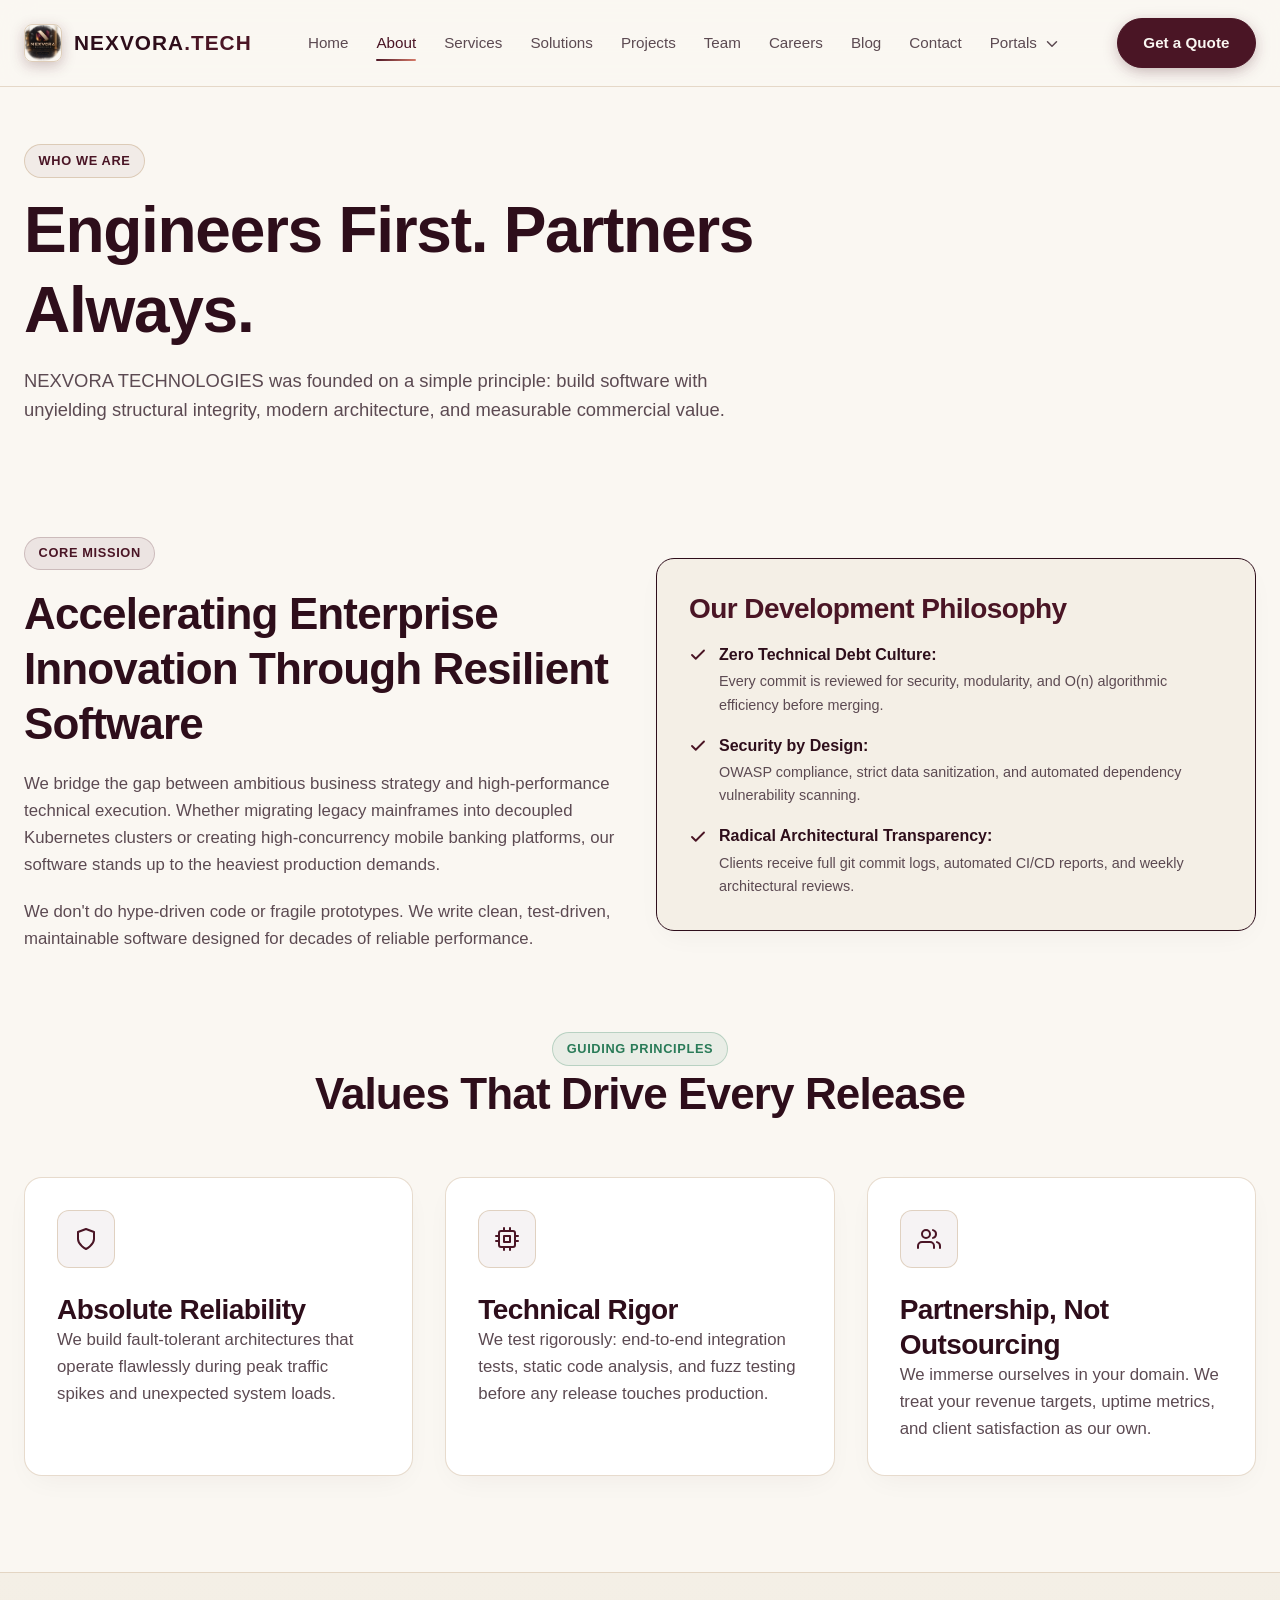
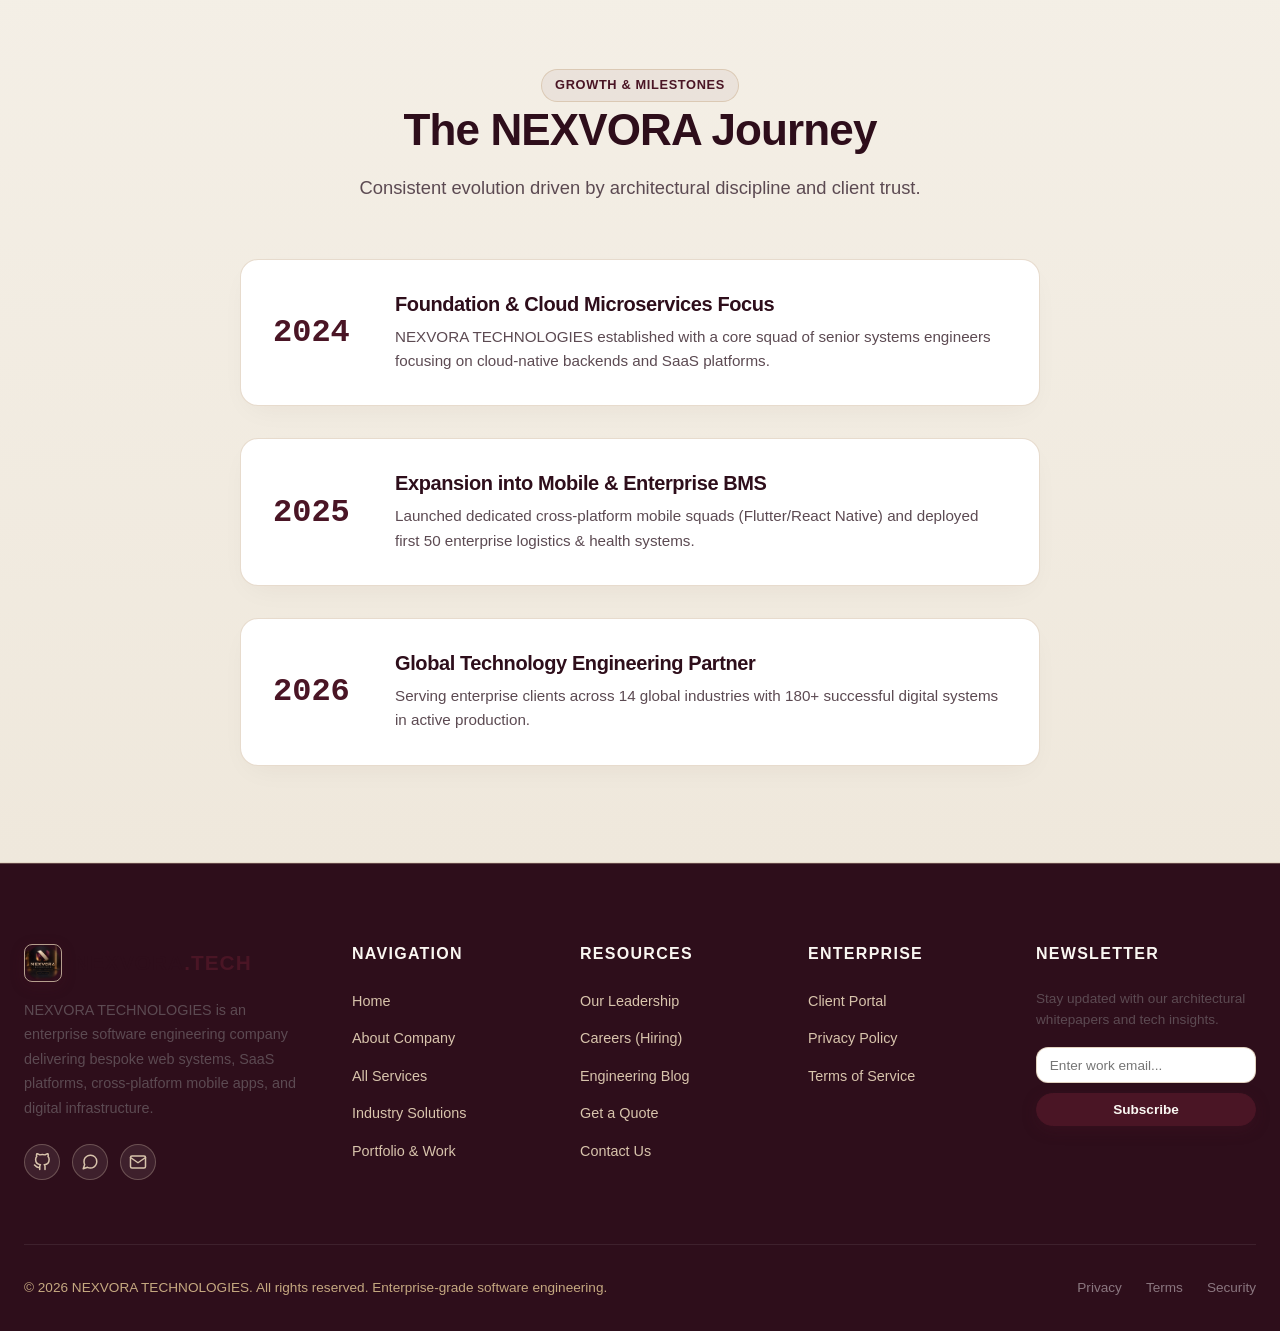
<file: about.html>
<!DOCTYPE html>
<html lang="en">
<head>
  <meta charset="UTF-8">
  <meta name="viewport" content="width=device-width, initial-scale=1.0">
  <meta name="description" content="About NEXVORA TECHNOLOGIES — Our mission, vision, engineering philosophy, and enterprise track record.">
  <title>About Us — NEXVORA TECHNOLOGIES</title>
  
  <link rel="stylesheet" href="style.css">
  <link rel="stylesheet" href="responsive.css">
</head>
<body>

  <!-- Top Sticky Header -->
  <header class="site-header" id="site-header">
    <div class="container nav-container">
      <a href="index.html" class="brand-logo" aria-label="NEXVORA TECHNOLOGIES Home">
        <img src="9600f248-9e25-4836-9e12-b158c3783639.png" alt="NEXVORA Logo" class="brand-logo-img">
        <span>NEXVORA<span class="highlight">.TECH</span></span>
      </a>

      <!-- Desktop Navigation Menu -->
      <nav aria-label="Primary Navigation">
        <ul class="nav-menu" id="nav-menu">
          <li><a href="index.html" class="nav-link">Home</a></li>
          <li><a href="about.html" class="nav-link active">About</a></li>
          <li><a href="services.html" class="nav-link">Services</a></li>
          <li><a href="solutions.html" class="nav-link">Solutions</a></li>
          <li><a href="projects.html" class="nav-link">Projects</a></li>
          <li><a href="team.html" class="nav-link">Team</a></li>
          <li><a href="careers.html" class="nav-link">Careers</a></li>
          <li><a href="blog.html" class="nav-link">Blog</a></li>
          <li><a href="contact.html" class="nav-link">Contact</a></li>
          <li class="nav-item-dropdown">
            <a href="javascript:void(0)" class="nav-link dropdown-toggle">
              <span>Portals</span>
              <span data-icon="chevronDown"></span>
            </a>
            <ul class="dropdown-menu">
              <li class="dropdown-item"><a href="client-dashboard.html">Client Portal</a></li>
            </ul>
          </li>
        </ul>
      </nav>

      <div class="nav-actions">
        <a href="quote.html" class="btn btn-primary btn-glow">Get a Quote</a>
      </div>

      <button class="mobile-toggle" id="mobile-toggle" aria-label="Toggle Navigation Menu">
        <span data-icon="menu"></span>
      </button>
    </div>
  </header>

  <!-- Page Header -->
  <section class="section" style="padding-top: 9rem; padding-bottom: 3.5rem;">
    <div class="container">
      <div class="section-header text-left">
        <div class="badge">Who We Are</div>
        <h1 style="margin-top: 0.75rem;">Engineers First. Partners Always.</h1>
        <p class="section-subtitle">
          NEXVORA TECHNOLOGIES was founded on a simple principle: build software with unyielding structural integrity, modern architecture, and measurable commercial value.
        </p>
      </div>
    </div>
  </section>

  <!-- Company Overview & Mission Grid -->
  <section class="section" style="padding-top: 0;">
    <div class="container">
      <div class="grid-2" style="align-items: center; margin-bottom: 5rem;">
        <div>
          <div class="badge badge-indigo" style="margin-bottom: 1rem;">Core Mission</div>
          <h2 style="margin-bottom: 1.25rem;">Accelerating Enterprise Innovation Through Resilient Software</h2>
          <p style="margin-bottom: 1.25rem;">
            We bridge the gap between ambitious business strategy and high-performance technical execution. Whether migrating legacy mainframes into decoupled Kubernetes clusters or creating high-concurrency mobile banking platforms, our software stands up to the heaviest production demands.
          </p>
          <p>
            We don't do hype-driven code or fragile prototypes. We write clean, test-driven, maintainable software designed for decades of reliable performance.
          </p>
        </div>
        <div class="card" style="background: var(--bg-surface); border-color: var(--border-color);">
          <h3 style="color: var(--primary); margin-bottom: 1rem;">Our Development Philosophy</h3>
          <ul style="list-style: none; display: flex; flex-direction: column; gap: 1rem;">
            <li style="display: flex; gap: 0.75rem;">
              <span data-icon="check" style="color: var(--primary);"></span>
              <div>
                <strong style="color: var(--text-main);">Zero Technical Debt Culture:</strong>
                <p style="font-size: 0.9rem; margin-top: 0.2rem;">Every commit is reviewed for security, modularity, and O(n) algorithmic efficiency before merging.</p>
              </div>
            </li>
            <li style="display: flex; gap: 0.75rem;">
              <span data-icon="check" style="color: var(--primary);"></span>
              <div>
                <strong style="color: var(--text-main);">Security by Design:</strong>
                <p style="font-size: 0.9rem; margin-top: 0.2rem;">OWASP compliance, strict data sanitization, and automated dependency vulnerability scanning.</p>
              </div>
            </li>
            <li style="display: flex; gap: 0.75rem;">
              <span data-icon="check" style="color: var(--primary);"></span>
              <div>
                <strong style="color: var(--text-main);">Radical Architectural Transparency:</strong>
                <p style="font-size: 0.9rem; margin-top: 0.2rem;">Clients receive full git commit logs, automated CI/CD reports, and weekly architectural reviews.</p>
              </div>
            </li>
          </ul>
        </div>
      </div>

      <!-- Core Values -->
      <div class="section-header">
        <div class="badge badge-emerald">Guiding Principles</div>
        <h2>Values That Drive Every Release</h2>
      </div>

      <div class="grid-3">
        <div class="card">
          <div class="service-icon-wrap" data-icon="shield"></div>
          <h3>Absolute Reliability</h3>
          <p>We build fault-tolerant architectures that operate flawlessly during peak traffic spikes and unexpected system loads.</p>
        </div>

        <div class="card">
          <div class="service-icon-wrap" data-icon="cpu"></div>
          <h3>Technical Rigor</h3>
          <p>We test rigorously: end-to-end integration tests, static code analysis, and fuzz testing before any release touches production.</p>
        </div>

        <div class="card">
          <div class="service-icon-wrap" data-icon="users"></div>
          <h3>Partnership, Not Outsourcing</h3>
          <p>We immerse ourselves in your domain. We treat your revenue targets, uptime metrics, and client satisfaction as our own.</p>
        </div>
      </div>
    </div>
  </section>

  <!-- Company Milestones Timeline -->
  <section class="section section-alt">
    <div class="container">
      <div class="section-header">
        <div class="badge">Growth &amp; Milestones</div>
        <h2>The NEXVORA Journey</h2>
        <p class="section-subtitle">Consistent evolution driven by architectural discipline and client trust.</p>
      </div>

      <div style="max-width: 800px; margin: 0 auto; display: flex; flex-direction: column; gap: 2rem;">
        <div class="card" style="display: flex; gap: 2rem; align-items: center;">
          <div style="font-family: var(--font-mono); font-size: 2rem; font-weight: 800; color: var(--primary); min-width: 90px;">2024</div>
          <div>
            <h4 style="margin-bottom: 0.5rem;">Foundation &amp; Cloud Microservices Focus</h4>
            <p style="font-size: 0.95rem;">NEXVORA TECHNOLOGIES established with a core squad of senior systems engineers focusing on cloud-native backends and SaaS platforms.</p>
          </div>
        </div>

        <div class="card" style="display: flex; gap: 2rem; align-items: center;">
          <div style="font-family: var(--font-mono); font-size: 2rem; font-weight: 800; color: var(--primary); min-width: 90px;">2025</div>
          <div>
            <h4 style="margin-bottom: 0.5rem;">Expansion into Mobile &amp; Enterprise BMS</h4>
            <p style="font-size: 0.95rem;">Launched dedicated cross-platform mobile squads (Flutter/React Native) and deployed first 50 enterprise logistics &amp; health systems.</p>
          </div>
        </div>

        <div class="card" style="display: flex; gap: 2rem; align-items: center;">
          <div style="font-family: var(--font-mono); font-size: 2rem; font-weight: 800; color: var(--primary); min-width: 90px;">2026</div>
          <div>
            <h4 style="margin-bottom: 0.5rem;">Global Technology Engineering Partner</h4>
            <p style="font-size: 0.95rem;">Serving enterprise clients across 14 global industries with 180+ successful digital systems in active production.</p>
          </div>
        </div>
      </div>
    </div>
  </section>

  <!-- Footer -->
  <footer class="site-footer">
    <div class="container">
      <div class="footer-top">
        <div class="footer-col">
          <a href="index.html" class="brand-logo" style="margin-bottom: 1rem;">
            <img src="9600f248-9e25-4836-9e12-b158c3783639.png" alt="NEXVORA Logo" class="brand-logo-img">
            <span>NEXVORA<span class="highlight">.TECH</span></span>
          </a>
          <p style="font-size: 0.9rem; line-height: 1.7; margin-bottom: 1.5rem;">
            NEXVORA TECHNOLOGIES is an enterprise software engineering company delivering bespoke web systems, SaaS platforms, cross-platform mobile apps, and digital infrastructure.
          </p>
          <div class="social-links">
            <a href="https://github.com/Arifkhan1298" target="_blank" rel="noopener noreferrer" class="social-link" title="GitHub - Arifkhan1298" data-icon="github"></a>
            <a href="https://wa.me/923138983870" target="_blank" rel="noopener noreferrer" class="social-link" title="WhatsApp - 03138983870" data-icon="whatsapp"></a>
            <a href="mailto:arifkhankkhan002@gmail.com" class="social-link" title="Email Arifullah" data-icon="email"></a>
          </div>
        </div>

        <div class="footer-col">
          <h4>Navigation</h4>
          <ul class="footer-links">
            <li><a href="index.html">Home</a></li>
            <li><a href="about.html">About Company</a></li>
            <li><a href="services.html">All Services</a></li>
            <li><a href="solutions.html">Industry Solutions</a></li>
            <li><a href="projects.html">Portfolio &amp; Work</a></li>
          </ul>
        </div>

        <div class="footer-col">
          <h4>Resources</h4>
          <ul class="footer-links">
            <li><a href="team.html">Our Leadership</a></li>
            <li><a href="careers.html">Careers (Hiring)</a></li>
            <li><a href="blog.html">Engineering Blog</a></li>
            <li><a href="quote.html">Get a Quote</a></li>
            <li><a href="contact.html">Contact Us</a></li>
          </ul>
        </div>

        <div class="footer-col">
          <h4>Enterprise</h4>
          <ul class="footer-links">
            <li><a href="client-dashboard.html">Client Portal</a></li>
            <li><a href="privacy.html">Privacy Policy</a></li>
            <li><a href="terms.html">Terms of Service</a></li>
          </ul>
        </div>

        <div class="footer-col">
          <h4>Newsletter</h4>
          <p style="font-size: 0.85rem; margin-bottom: 1rem;">Stay updated with our architectural whitepapers and tech insights.</p>
          <form onsubmit="event.preventDefault(); window.Nexvora.showToast('Subscribed to NEXVORA Tech Insights!', 'success'); this.reset();" style="display:flex; flex-direction:column; gap:0.6rem;">
            <input type="email" required placeholder="Enter work email..." class="form-control" style="font-size:0.85rem; padding:0.6rem 0.8rem;">
            <button type="submit" class="btn btn-primary btn-sm">Subscribe</button>
          </form>
        </div>
      </div>

      <div class="footer-bottom">
        <div>&copy; 2026 NEXVORA TECHNOLOGIES. All rights reserved. Enterprise-grade software engineering.</div>
        <div style="display:flex; gap:1.5rem;">
          <a href="privacy.html" style="color:var(--text-dim);">Privacy</a>
          <a href="terms.html" style="color:var(--text-dim);">Terms</a>
          <a href="contact.html" style="color:var(--text-dim);">Security</a>
        </div>
      </div>
    </div>
  </footer>

  <button id="back-to-top" class="back-to-top" aria-label="Back to Top">
    <svg width="20" height="20" viewBox="0 0 24 24" fill="none" stroke="currentColor" stroke-width="2.5"><polyline points="18 15 12 9 6 15"></polyline></svg>
  </button>

  <script src="script.js"></script>
</body>
</html>
</file>
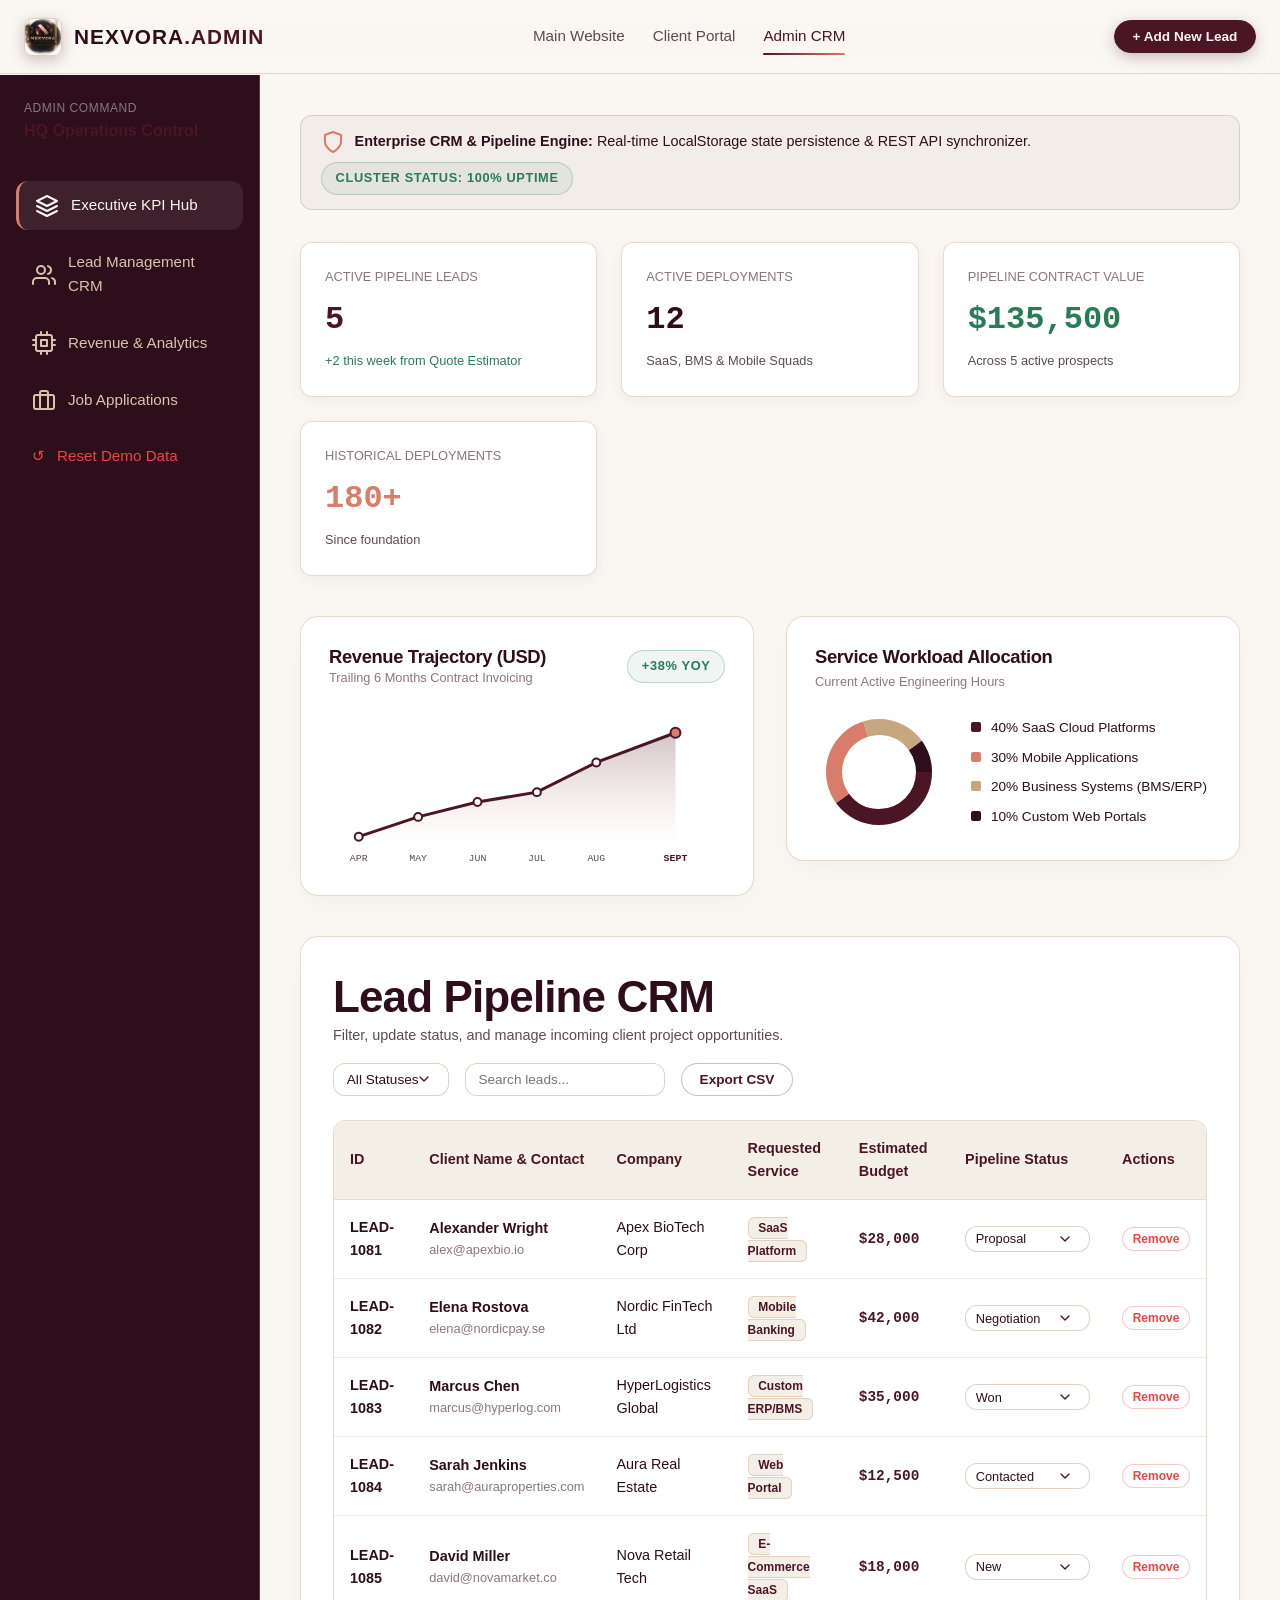
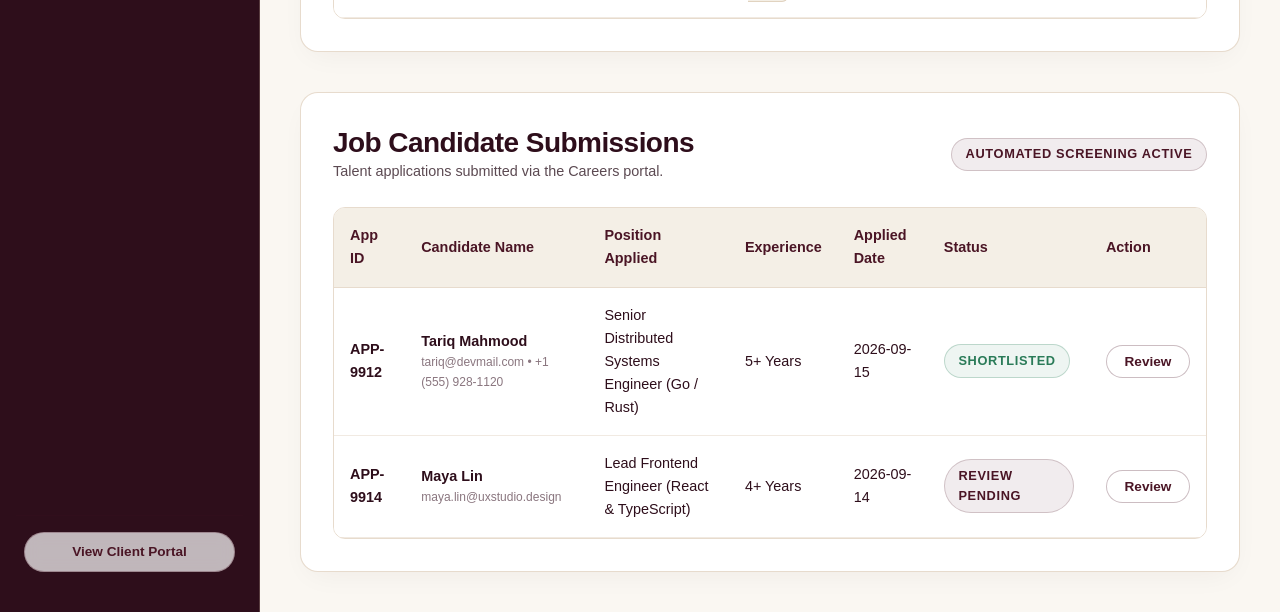
<file: admin-dashboard.html>
<!DOCTYPE html>
<html lang="en">
<head>
  <meta charset="UTF-8">
  <meta name="viewport" content="width=device-width, initial-scale=1.0">
  <meta name="description" content="NEXVORA TECHNOLOGIES Admin Command Center &amp; CRM Lead Management.">
  <title>Admin CRM Command Center — NEXVORA TECHNOLOGIES</title>
  
  <link rel="stylesheet" href="style.css">
  <link rel="stylesheet" href="responsive.css">
</head>
<body>

  <!-- Top Sticky Header -->
  <header class="site-header" id="site-header">
    <div class="container nav-container">
      <a href="index.html" class="brand-logo" aria-label="NEXVORA TECHNOLOGIES Home">
        <img src="9600f248-9e25-4836-9e12-b158c3783639.png" alt="NEXVORA Logo" class="brand-logo-img">
        <span>NEXVORA<span class="highlight">.ADMIN</span></span>
      </a>

      <nav aria-label="Primary Navigation">
        <ul class="nav-menu" id="nav-menu">
          <li><a href="index.html" class="nav-link">Main Website</a></li>
          <li><a href="client-dashboard.html" class="nav-link">Client Portal</a></li>
          <li><a href="admin-dashboard.html" class="nav-link active">Admin CRM</a></li>
        </ul>
      </nav>

      <div class="nav-actions">
        <button id="open-add-lead-btn" class="btn btn-primary btn-sm btn-glow">+ Add New Lead</button>
      </div>

      <button class="mobile-toggle" id="mobile-toggle" aria-label="Toggle Navigation Menu">
        <span data-icon="menu"></span>
      </button>
    </div>
  </header>

  <!-- Admin Dashboard Layout -->
  <div class="dashboard-layout">
    
    <!-- Sidebar Navigation -->
    <aside class="dash-sidebar">
      <div style="padding: 0 0.5rem 1rem 0.5rem; border-bottom: 1px solid var(--border-subtle); margin-bottom: 0.75rem;">
        <div style="font-size: 0.75rem; color: var(--text-dim); text-transform: uppercase; letter-spacing: 0.05em;">Admin Command</div>
        <strong style="color: var(--primary); font-size: 1rem;">HQ Operations Control</strong>
      </div>
      <a href="#kpis" class="dash-nav-item active"><span data-icon="layers"></span> Executive KPI Hub</a>
      <a href="#leads-section" class="dash-nav-item"><span data-icon="users"></span> Lead Management CRM</a>
      <a href="#charts-section" class="dash-nav-item"><span data-icon="cpu"></span> Revenue &amp; Analytics</a>
      <a href="#applications-section" class="dash-nav-item"><span data-icon="briefcase"></span> Job Applications</a>
      <a href="javascript:void(0)" onclick="window.Nexvora.showToast('Demo Database Reset to Defaults', 'info'); localStorage.clear(); location.reload();" class="dash-nav-item" style="color:#ef4444;">
        <span>&#8634;</span> Reset Demo Data
      </a>
      <div style="margin-top: auto; padding: 1rem 0.5rem; border-top: 1px solid var(--border-subtle);">
        <a href="client-dashboard.html" class="btn btn-sm btn-outline" style="width:100%;">View Client Portal</a>
      </div>
    </aside>

    <!-- Main Content Area -->
    <main class="dash-content">
      
      <!-- Top Status Notice -->
      <div style="background: rgba(74, 21, 37, 0.04); border: 1px solid rgba(74, 21, 37, 0.15); border-radius: var(--radius-md); padding: 0.85rem 1.25rem; margin-bottom: 2rem; display: flex; align-items: center; justify-content: space-between; flex-wrap: wrap; gap: 0.5rem;">
        <div style="display: flex; align-items: center; gap: 0.6rem; font-size: 0.9rem;">
          <span data-icon="shield" style="color: var(--secondary);"></span>
          <span><strong>Enterprise CRM &amp; Pipeline Engine:</strong> Real-time LocalStorage state persistence &amp; REST API synchronizer.</span>
        </div>
        <span class="badge badge-emerald">Cluster Status: 100% Uptime</span>
      </div>

      <!-- KPI Overview -->
      <div class="kpi-grid" id="kpis">
        <div class="kpi-card">
          <div style="font-size: 0.8rem; color: var(--text-dim); text-transform: uppercase;">Active Pipeline Leads</div>
          <div class="kpi-val" id="kpi-total-leads" style="color: var(--primary);">5</div>
          <div style="font-size: 0.8rem; color: var(--success);">+2 this week from Quote Estimator</div>
        </div>

        <div class="kpi-card">
          <div style="font-size: 0.8rem; color: var(--text-dim); text-transform: uppercase;">Active Deployments</div>
          <div class="kpi-val">12</div>
          <div style="font-size: 0.8rem; color: var(--text-muted);">SaaS, BMS &amp; Mobile Squads</div>
        </div>

        <div class="kpi-card">
          <div style="font-size: 0.8rem; color: var(--text-dim); text-transform: uppercase;">Pipeline Contract Value</div>
          <div class="kpi-val" style="color: var(--success);">$135,500</div>
          <div style="font-size: 0.8rem; color: var(--text-muted);">Across 5 active prospects</div>
        </div>

        <div class="kpi-card">
          <div style="font-size: 0.8rem; color: var(--text-dim); text-transform: uppercase;">Historical Deployments</div>
          <div class="kpi-val" style="color: var(--secondary);">180+</div>
          <div style="font-size: 0.8rem; color: var(--text-muted);">Since foundation</div>
        </div>
      </div>

      <!-- Pure SVG Real-Time Charts Section -->
      <div class="grid-2" id="charts-section" style="margin-bottom: 2.5rem; align-items: flex-start;">
        
        <!-- Revenue Growth Line Chart (SVG) -->
        <div class="card" style="padding: 1.75rem;">
          <div style="display:flex; justify-content:space-between; align-items:center; margin-bottom:1.25rem;">
            <div>
              <h3 style="font-size: 1.15rem;">Revenue Trajectory (USD)</h3>
              <div style="font-size: 0.8rem; color: var(--text-dim);">Trailing 6 Months Contract Invoicing</div>
            </div>
            <span class="badge badge-emerald">+38% YoY</span>
          </div>
          <svg viewBox="0 0 400 160" fill="none" style="width: 100%;">
            <!-- Grid Lines -->
            <line x1="20" y1="30" x2="380" y2="30" stroke="var(--border-color)" stroke-dasharray="2 2"/>
            <line x1="20" y1="70" x2="380" y2="70" stroke="var(--border-color)" stroke-dasharray="2 2"/>
            <line x1="20" y1="110" x2="380" y2="110" stroke="var(--border-color)" stroke-dasharray="2 2"/>
            <!-- Area Gradient Fill -->
            <defs>
              <linearGradient id="chartGrad" x1="0" y1="0" x2="0" y2="1">
                <stop offset="0%" stop-color="#4A1525" stop-opacity="0.25"/>
                <stop offset="100%" stop-color="#D97D6B" stop-opacity="0.0"/>
              </linearGradient>
            </defs>
            <polygon points="30,130 90,110 150,95 210,85 270,55 350,25 350,140 30,140" fill="url(#chartGrad)"/>
            <!-- Line Path -->
            <polyline points="30,130 90,110 150,95 210,85 270,55 350,25" stroke="#4A1525" stroke-width="3" fill="none" stroke-linecap="round"/>
            <!-- Points -->
            <circle cx="30" cy="130" r="4" fill="#FAF7F2" stroke="#4A1525" stroke-width="2"/>
            <circle cx="90" cy="110" r="4" fill="#FAF7F2" stroke="#4A1525" stroke-width="2"/>
            <circle cx="150" cy="95" r="4" fill="#FAF7F2" stroke="#4A1525" stroke-width="2"/>
            <circle cx="210" cy="85" r="4" fill="#FAF7F2" stroke="#4A1525" stroke-width="2"/>
            <circle cx="270" cy="55" r="4" fill="#FAF7F2" stroke="#4A1525" stroke-width="2"/>
            <circle cx="350" cy="25" r="5" fill="#D97D6B" stroke="#4A1525" stroke-width="2"/>
            <!-- Month Labels -->
            <text x="30" y="155" fill="var(--text-muted)" font-size="10" font-family="monospace" text-anchor="middle">APR</text>
            <text x="90" y="155" fill="var(--text-muted)" font-size="10" font-family="monospace" text-anchor="middle">MAY</text>
            <text x="150" y="155" fill="var(--text-muted)" font-size="10" font-family="monospace" text-anchor="middle">JUN</text>
            <text x="210" y="155" fill="var(--text-muted)" font-size="10" font-family="monospace" text-anchor="middle">JUL</text>
            <text x="270" y="155" fill="var(--text-muted)" font-size="10" font-family="monospace" text-anchor="middle">AUG</text>
            <text x="350" y="155" fill="#4A1525" font-size="10" font-weight="bold" font-family="monospace" text-anchor="middle">SEPT</text>
          </svg>
        </div>

        <!-- Service Distribution Donut Chart (SVG) -->
        <div class="card" style="padding: 1.75rem;">
          <h3 style="font-size: 1.15rem; margin-bottom: 0.25rem;">Service Workload Allocation</h3>
          <div style="font-size: 0.8rem; color: var(--text-dim); margin-bottom: 1.25rem;">Current Active Engineering Hours</div>
          <div style="display: flex; align-items: center; justify-content: space-around; flex-wrap: wrap; gap: 1.5rem;">
            <svg viewBox="0 0 120 120" width="120" height="120">
              <circle cx="60" cy="60" r="45" stroke="#EFE8DC" stroke-width="16" fill="none"/>
              <!-- Segment 1: SaaS (40%) -->
              <circle cx="60" cy="60" r="45" stroke="#4A1525" stroke-width="16" fill="none"
                      stroke-dasharray="113 283" stroke-dashoffset="0"/>
              <!-- Segment 2: Mobile (30%) -->
              <circle cx="60" cy="60" r="45" stroke="#D97D6B" stroke-width="16" fill="none"
                      stroke-dasharray="85 283" stroke-dashoffset="-113"/>
              <!-- Segment 3: BMS/ERP (20%) -->
              <circle cx="60" cy="60" r="45" stroke="#C5A880" stroke-width="16" fill="none"
                      stroke-dasharray="56 283" stroke-dashoffset="-198"/>
              <!-- Segment 4: Web (10%) -->
              <circle cx="60" cy="60" r="45" stroke="#2E0E1B" stroke-width="16" fill="none"
                      stroke-dasharray="29 283" stroke-dashoffset="-254"/>
            </svg>
            <div style="font-size: 0.85rem; display: flex; flex-direction: column; gap: 0.5rem;">
              <div><span style="display:inline-block; width:10px; height:10px; border-radius:2px; background:#4A1525; margin-right:6px;"></span> 40% SaaS Cloud Platforms</div>
              <div><span style="display:inline-block; width:10px; height:10px; border-radius:2px; background:#D97D6B; margin-right:6px;"></span> 30% Mobile Applications</div>
              <div><span style="display:inline-block; width:10px; height:10px; border-radius:2px; background:#C5A880; margin-right:6px;"></span> 20% Business Systems (BMS/ERP)</div>
              <div><span style="display:inline-block; width:10px; height:10px; border-radius:2px; background:#2E0E1B; margin-right:6px;"></span> 10% Custom Web Portals</div>
            </div>
          </div>
        </div>

      </div>

      <!-- Lead Management CRM Section -->
      <div class="card" id="leads-section" style="margin-bottom: 2.5rem; padding: 2rem;">
        <div style="display: flex; justify-content: space-between; align-items: center; margin-bottom: 1.5rem; flex-wrap: wrap; gap: 1rem;">
          <div>
            <h2>Lead Pipeline CRM</h2>
            <p style="font-size: 0.9rem;">Filter, update status, and manage incoming client project opportunities.</p>
          </div>
          <div style="display: flex; gap: 1rem; align-items: center; flex-wrap: wrap;">
            <!-- Status Filter -->
            <select id="lead-status-filter" class="form-control" style="width: auto; padding: 0.5rem 1.8rem 0.5rem 0.8rem; font-size: 0.85rem;">
              <option value="all">All Statuses</option>
              <option value="New">New</option>
              <option value="Contacted">Contacted</option>
              <option value="Proposal">Proposal</option>
              <option value="Negotiation">Negotiation</option>
              <option value="Won">Won</option>
              <option value="Lost">Lost</option>
            </select>
            <!-- Search Input -->
            <input type="text" id="lead-search-input" class="form-control" placeholder="Search leads..." style="width: 200px; padding: 0.5rem 0.8rem; font-size: 0.85rem;">
            <!-- Export CSV -->
            <button class="btn btn-sm btn-outline" onclick="window.Nexvora.showToast('Exporting Leads to CSV format...', 'info');">
              Export CSV
            </button>
          </div>
        </div>

        <div class="table-responsive">
          <table class="data-table">
            <thead>
              <tr>
                <th>ID</th>
                <th>Client Name &amp; Contact</th>
                <th>Company</th>
                <th>Requested Service</th>
                <th>Estimated Budget</th>
                <th>Pipeline Status</th>
                <th>Actions</th>
              </tr>
            </thead>
            <tbody id="admin-leads-tbody">
              <!-- Rendered dynamically by script.js -->
            </tbody>
          </table>
        </div>
      </div>

      <!-- Job Applications Review Section -->
      <div class="card" id="applications-section" style="padding: 2rem;">
        <div style="display: flex; justify-content: space-between; align-items: center; margin-bottom: 1.5rem;">
          <div>
            <h3>Job Candidate Submissions</h3>
            <p style="font-size: 0.9rem;">Talent applications submitted via the Careers portal.</p>
          </div>
          <span class="badge badge-indigo">Automated Screening Active</span>
        </div>

        <div class="table-responsive">
          <table class="data-table">
            <thead>
              <tr>
                <th>App ID</th>
                <th>Candidate Name</th>
                <th>Position Applied</th>
                <th>Experience</th>
                <th>Applied Date</th>
                <th>Status</th>
                <th>Action</th>
              </tr>
            </thead>
            <tbody>
              <tr>
                <td><strong>APP-9912</strong></td>
                <td><strong>Tariq Mahmood</strong><div style="font-size:0.75rem; color:var(--text-dim);">tariq@devmail.com &bull; +1 (555) 928-1120</div></td>
                <td>Senior Distributed Systems Engineer (Go / Rust)</td>
                <td>5+ Years</td>
                <td>2026-09-15</td>
                <td><span class="badge badge-emerald">Shortlisted</span></td>
                <td><button class="btn btn-sm btn-outline" onclick="window.Nexvora.showToast('Opening candidate resume and portfolio review...', 'info');">Review</button></td>
              </tr>
              <tr>
                <td><strong>APP-9914</strong></td>
                <td><strong>Maya Lin</strong><div style="font-size:0.75rem; color:var(--text-dim);">maya.lin@uxstudio.design</div></td>
                <td>Lead Frontend Engineer (React &amp; TypeScript)</td>
                <td>4+ Years</td>
                <td>2026-09-14</td>
                <td><span class="badge badge-indigo">Review Pending</span></td>
                <td><button class="btn btn-sm btn-outline" onclick="window.Nexvora.showToast('Opening candidate resume and portfolio review...', 'info');">Review</button></td>
              </tr>
            </tbody>
          </table>
        </div>
      </div>

    </main>
  </div>

  <!-- Add New Lead Modal Dialog -->
  <div class="modal-backdrop" id="add-lead-modal">
    <div class="modal-dialog">
      <div class="modal-header">
        <h3>Add New Prospect / Lead</h3>
        <button class="modal-close-btn" id="close-add-lead-btn">
          <span data-icon="close"></span>
        </button>
      </div>
      <div class="modal-body">
        <form id="add-lead-form">
          <div class="grid-2">
            <div class="form-group">
              <label class="form-label" for="new-lead-name">Client Name *</label>
              <input type="text" id="new-lead-name" required class="form-control" placeholder="e.g. Rachel Adams">
            </div>
            <div class="form-group">
              <label class="form-label" for="new-lead-company">Company</label>
              <input type="text" id="new-lead-company" class="form-control" placeholder="e.g. Apex Global">
            </div>
          </div>

          <div class="grid-2">
            <div class="form-group">
              <label class="form-label" for="new-lead-email">Email Address *</label>
              <input type="email" id="new-lead-email" required class="form-control" placeholder="rachel@apex.com">
            </div>
            <div class="form-group">
              <label class="form-label" for="new-lead-service">Service</label>
              <select id="new-lead-service" class="form-control">
                <option value="SaaS Platform">SaaS Platform</option>
                <option value="Mobile App">Mobile App</option>
                <option value="Custom Software">Custom Software</option>
                <option value="Business Systems (BMS)">Business Systems (BMS)</option>
                <option value="Web Application">Web Application</option>
              </select>
            </div>
          </div>

          <div class="grid-2">
            <div class="form-group">
              <label class="form-label" for="new-lead-budget">Budget Estimate</label>
              <input type="text" id="new-lead-budget" class="form-control" placeholder="$25,000">
            </div>
            <div class="form-group">
              <label class="form-label" for="new-lead-status">Initial Status</label>
              <select id="new-lead-status" class="form-control">
                <option value="New">New</option>
                <option value="Contacted">Contacted</option>
                <option value="Proposal">Proposal</option>
                <option value="Negotiation">Negotiation</option>
                <option value="Won">Won</option>
              </select>
            </div>
          </div>

          <div class="form-group">
            <label class="form-label" for="new-lead-notes">Notes &amp; Scope Summary</label>
            <textarea id="new-lead-notes" class="form-control" placeholder="Key technical goals, timeline, or client background..."></textarea>
          </div>

          <div style="display:flex; justify-content:flex-end; gap:1rem; margin-top:1.5rem;">
            <button type="button" class="btn btn-outline btn-sm" onclick="document.getElementById('add-lead-modal').classList.remove('open');">Cancel</button>
            <button type="submit" class="btn btn-primary btn-sm btn-glow">Save Lead to CRM</button>
          </div>
        </form>
      </div>
    </div>
  </div>

  <script src="script.js"></script>
</body>
</html>
</file>
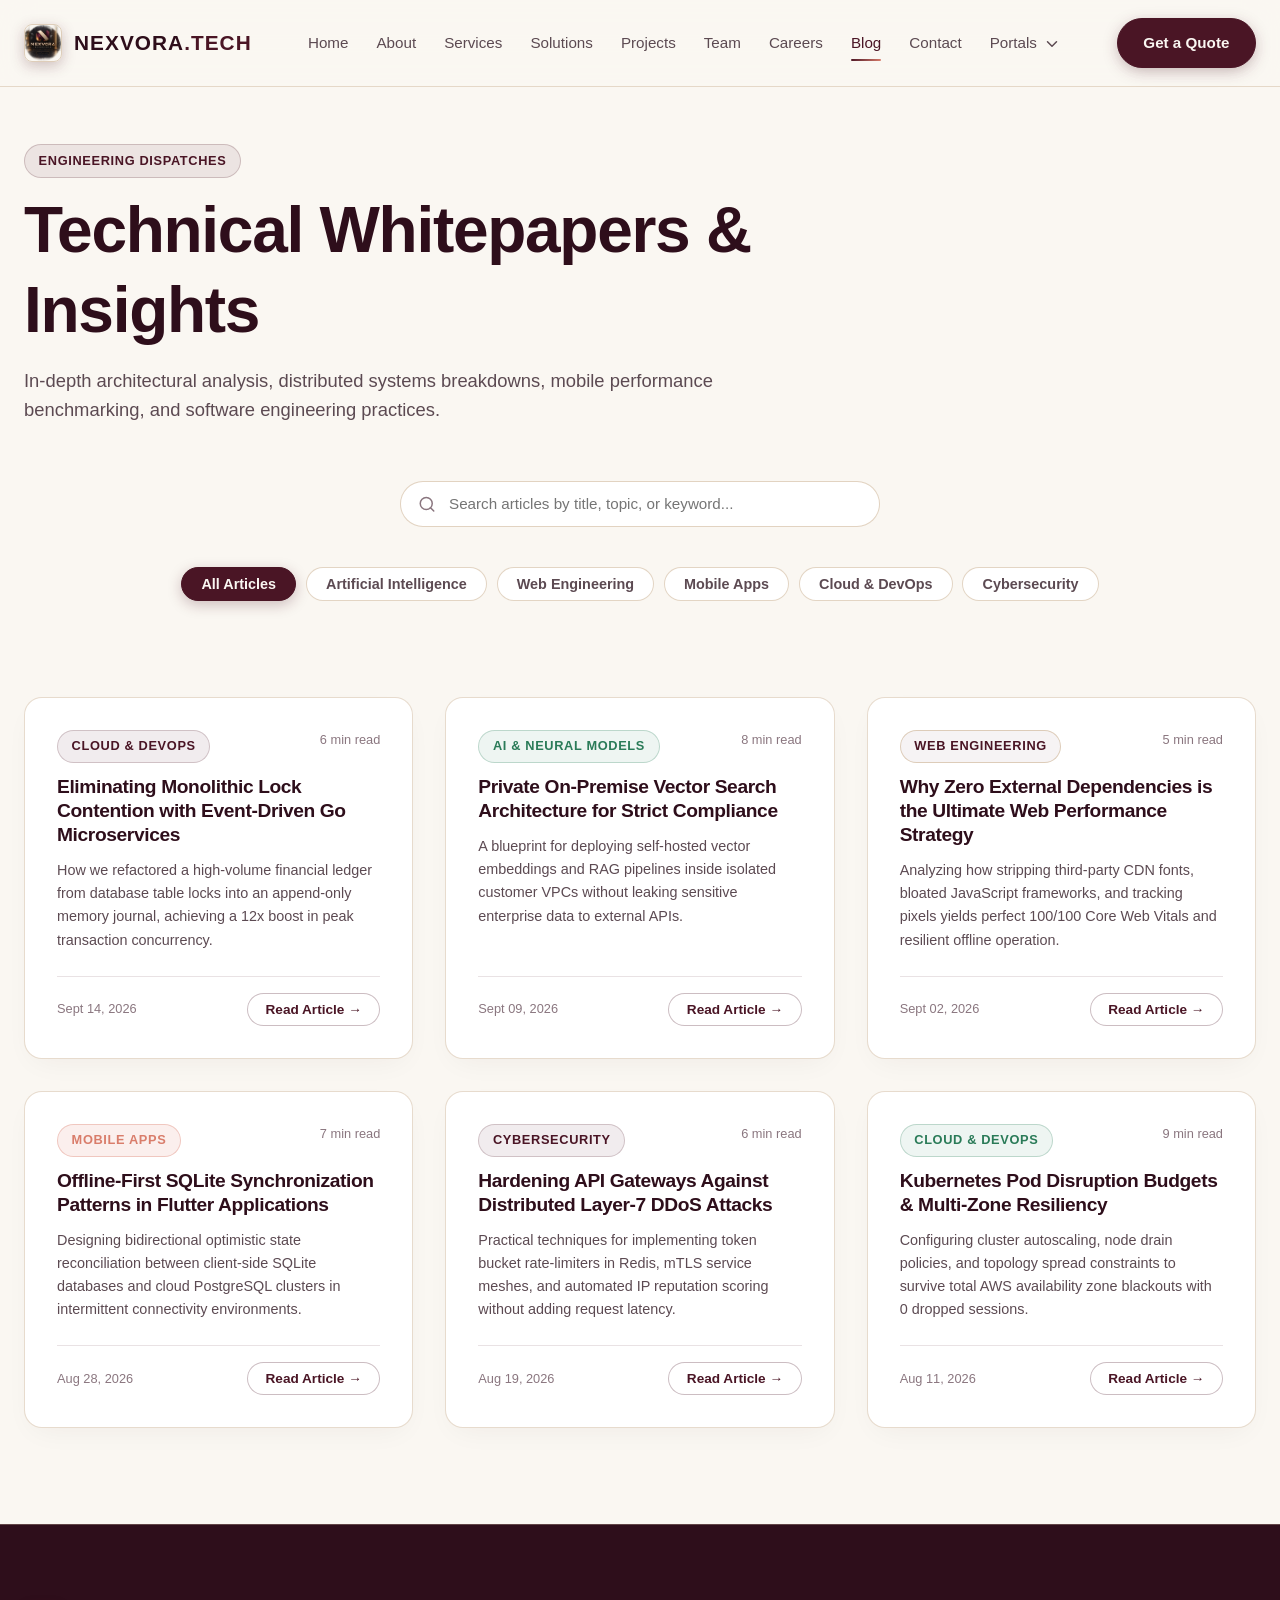
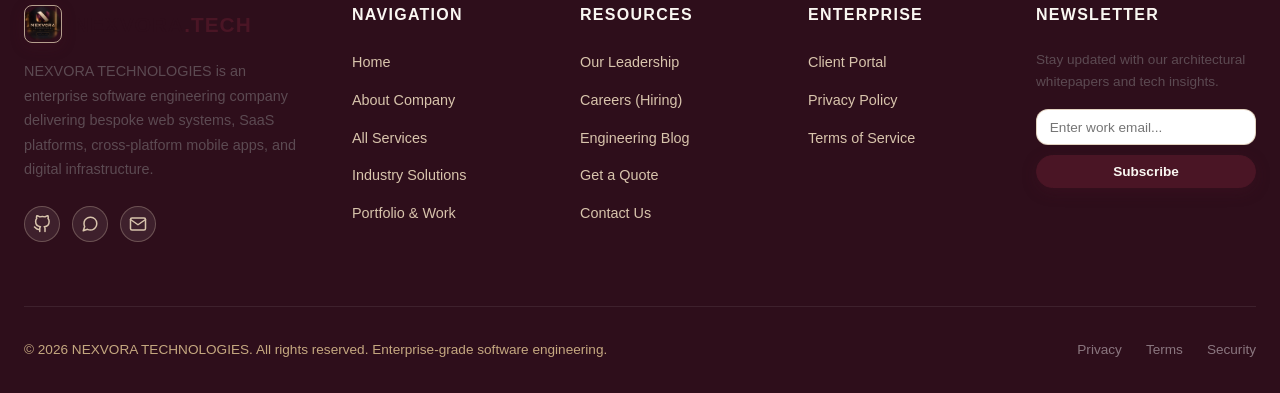
<file: blog.html>
<!DOCTYPE html>
<html lang="en">
<head>
  <meta charset="UTF-8">
  <meta name="viewport" content="width=device-width, initial-scale=1.0">
  <meta name="description" content="Engineering blog and technical insights from NEXVORA TECHNOLOGIES architects.">
  <title>Engineering Blog &amp; Insights — NEXVORA TECHNOLOGIES</title>
  
  <link rel="stylesheet" href="style.css">
  <link rel="stylesheet" href="responsive.css">
</head>
<body>

  <!-- Top Sticky Header -->
  <header class="site-header" id="site-header">
    <div class="container nav-container">
      <a href="index.html" class="brand-logo" aria-label="NEXVORA TECHNOLOGIES Home">
        <img src="9600f248-9e25-4836-9e12-b158c3783639.png" alt="NEXVORA Logo" class="brand-logo-img">
        <span>NEXVORA<span class="highlight">.TECH</span></span>
      </a>

      <!-- Desktop Navigation Menu -->
      <nav aria-label="Primary Navigation">
        <ul class="nav-menu" id="nav-menu">
          <li><a href="index.html" class="nav-link">Home</a></li>
          <li><a href="about.html" class="nav-link">About</a></li>
          <li><a href="services.html" class="nav-link">Services</a></li>
          <li><a href="solutions.html" class="nav-link">Solutions</a></li>
          <li><a href="projects.html" class="nav-link">Projects</a></li>
          <li><a href="team.html" class="nav-link">Team</a></li>
          <li><a href="careers.html" class="nav-link">Careers</a></li>
          <li><a href="blog.html" class="nav-link active">Blog</a></li>
          <li><a href="contact.html" class="nav-link">Contact</a></li>
          <li class="nav-item-dropdown">
            <a href="javascript:void(0)" class="nav-link dropdown-toggle">
              <span>Portals</span>
              <span data-icon="chevronDown"></span>
            </a>
            <ul class="dropdown-menu">
              <li class="dropdown-item"><a href="client-dashboard.html">Client Portal</a></li>
            </ul>
          </li>
        </ul>
      </nav>

      <div class="nav-actions">
        <a href="quote.html" class="btn btn-primary btn-glow">Get a Quote</a>
      </div>

      <button class="mobile-toggle" id="mobile-toggle" aria-label="Toggle Navigation Menu">
        <span data-icon="menu"></span>
      </button>
    </div>
  </header>

  <!-- Page Header -->
  <section class="section" style="padding-top: 9rem; padding-bottom: 3.5rem;">
    <div class="container">
      <div class="section-header text-left">
        <div class="badge badge-indigo">Engineering Dispatches</div>
        <h1 style="margin-top: 0.75rem;">Technical Whitepapers &amp; Insights</h1>
        <p class="section-subtitle">
          In-depth architectural analysis, distributed systems breakdowns, mobile performance benchmarking, and software engineering practices.
        </p>
      </div>

      <!-- Real-Time Search Bar -->
      <div class="search-wrapper">
        <span class="search-icon" data-icon="search"></span>
        <input type="text" id="blog-search" class="search-input" placeholder="Search articles by title, topic, or keyword...">
      </div>

      <!-- Category Filter Bar -->
      <div class="filter-bar">
        <button class="filter-btn blog-filter-btn active" data-filter="all">All Articles</button>
        <button class="filter-btn blog-filter-btn" data-filter="ai">Artificial Intelligence</button>
        <button class="filter-btn blog-filter-btn" data-filter="web">Web Engineering</button>
        <button class="filter-btn blog-filter-btn" data-filter="mobile">Mobile Apps</button>
        <button class="filter-btn blog-filter-btn" data-filter="cloud">Cloud &amp; DevOps</button>
        <button class="filter-btn blog-filter-btn" data-filter="cybersecurity">Cybersecurity</button>
      </div>
    </div>
  </section>

  <!-- Blog Articles Grid -->
  <section class="section" style="padding-top: 0;">
    <div class="container">
      <div class="grid-3" id="blog-grid">

        <!-- Article 1: Cloud & Microservices -->
        <div class="card blog-card" data-category="cloud" style="display: flex; flex-direction: column;">
          <div style="display: flex; justify-content: space-between; margin-bottom: 0.75rem;">
            <span class="badge badge-indigo">Cloud &amp; DevOps</span>
            <span style="font-size: 0.8rem; color: var(--text-dim);">6 min read</span>
          </div>
          <h3 class="blog-title" style="margin-bottom: 0.75rem; font-size: 1.2rem;">
            Eliminating Monolithic Lock Contention with Event-Driven Go Microservices
          </h3>
          <p class="blog-snippet" style="font-size: 0.9rem; margin-bottom: 1.5rem; flex-grow: 1;">
            How we refactored a high-volume financial ledger from database table locks into an append-only memory journal, achieving a 12x boost in peak transaction concurrency.
          </p>
          <div style="display: flex; justify-content: space-between; align-items: center; border-top: 1px solid var(--border-subtle); padding-top: 1rem; margin-top: auto;">
            <span style="font-size: 0.8rem; color: var(--text-dim);">Sept 14, 2026</span>
            <button class="btn btn-sm btn-outline read-article-btn" onclick="openArticleModal('Eliminating Monolithic Lock Contention with Event-Driven Go Microservices', 'Sept 14, 2026 &bull; Asad Khan, CTO', 'When scaling database-bound systems, standard relational locks create massive queue backlogs. In this technical deep-dive, we examine how append-only journals in Redis paired with asynchronous Kafka producers unlock sub-millisecond settlement times while eliminating database deadlock states.');">
              Read Article &rarr;
            </button>
          </div>
        </div>

        <!-- Article 2: AI & LLMs -->
        <div class="card blog-card" data-category="ai" style="display: flex; flex-direction: column;">
          <div style="display: flex; justify-content: space-between; margin-bottom: 0.75rem;">
            <span class="badge badge-emerald">AI &amp; Neural Models</span>
            <span style="font-size: 0.8rem; color: var(--text-dim);">8 min read</span>
          </div>
          <h3 class="blog-title" style="margin-bottom: 0.75rem; font-size: 1.2rem;">
            Private On-Premise Vector Search Architecture for Strict Compliance
          </h3>
          <p class="blog-snippet" style="font-size: 0.9rem; margin-bottom: 1.5rem; flex-grow: 1;">
            A blueprint for deploying self-hosted vector embeddings and RAG pipelines inside isolated customer VPCs without leaking sensitive enterprise data to external APIs.
          </p>
          <div style="display: flex; justify-content: space-between; align-items: center; border-top: 1px solid var(--border-subtle); padding-top: 1rem; margin-top: auto;">
            <span style="font-size: 0.8rem; color: var(--text-dim);">Sept 09, 2026</span>
            <button class="btn btn-sm btn-outline read-article-btn" onclick="openArticleModal('Private On-Premise Vector Search Architecture for Strict Compliance', 'Sept 09, 2026 &bull; AI Squad', 'Enterprises handling HIPAA and PCI-DSS data cannot pipe confidential documents into third-party cloud LLMs. We demonstrate deploying lightweight quantised neural models with pgvector to deliver instant semantic search entirely inside your sovereign perimeter.');">
              Read Article &rarr;
            </button>
          </div>
        </div>

        <!-- Article 3: Web Engineering -->
        <div class="card blog-card" data-category="web" style="display: flex; flex-direction: column;">
          <div style="display: flex; justify-content: space-between; margin-bottom: 0.75rem;">
            <span class="badge">Web Engineering</span>
            <span style="font-size: 0.8rem; color: var(--text-dim);">5 min read</span>
          </div>
          <h3 class="blog-title" style="margin-bottom: 0.75rem; font-size: 1.2rem;">
            Why Zero External Dependencies is the Ultimate Web Performance Strategy
          </h3>
          <p class="blog-snippet" style="font-size: 0.9rem; margin-bottom: 1.5rem; flex-grow: 1;">
            Analyzing how stripping third-party CDN fonts, bloated JavaScript frameworks, and tracking pixels yields perfect 100/100 Core Web Vitals and resilient offline operation.
          </p>
          <div style="display: flex; justify-content: space-between; align-items: center; border-top: 1px solid var(--border-subtle); padding-top: 1rem; margin-top: auto;">
            <span style="font-size: 0.8rem; color: var(--text-dim);">Sept 02, 2026</span>
            <button class="btn btn-sm btn-outline read-article-btn" onclick="openArticleModal('Why Zero External Dependencies is the Ultimate Web Performance Strategy', 'Sept 02, 2026 &bull; Elena Rostova, Frontend Lead', 'External CDNs introduce DNS lookups, TCP handshakes, and third-party outage points. By relying on native browser typography, vector inline SVGs, and efficient vanilla JavaScript, web pages render in under 80ms while operating seamlessly offline.');">
              Read Article &rarr;
            </button>
          </div>
        </div>

        <!-- Article 4: Mobile Apps -->
        <div class="card blog-card" data-category="mobile" style="display: flex; flex-direction: column;">
          <div style="display: flex; justify-content: space-between; margin-bottom: 0.75rem;">
            <span class="badge badge-purple">Mobile Apps</span>
            <span style="font-size: 0.8rem; color: var(--text-dim);">7 min read</span>
          </div>
          <h3 class="blog-title" style="margin-bottom: 0.75rem; font-size: 1.2rem;">
            Offline-First SQLite Synchronization Patterns in Flutter Applications
          </h3>
          <p class="blog-snippet" style="font-size: 0.9rem; margin-bottom: 1.5rem; flex-grow: 1;">
            Designing bidirectional optimistic state reconciliation between client-side SQLite databases and cloud PostgreSQL clusters in intermittent connectivity environments.
          </p>
          <div style="display: flex; justify-content: space-between; align-items: center; border-top: 1px solid var(--border-subtle); padding-top: 1rem; margin-top: auto;">
            <span style="font-size: 0.8rem; color: var(--text-dim);">Aug 28, 2026</span>
            <button class="btn btn-sm btn-outline read-article-btn" onclick="openArticleModal('Offline-First SQLite Synchronization Patterns in Flutter Applications', 'Aug 28, 2026 &bull; Marcus Chen, Mobile Head', 'Mobile users in field environments require full write-read capabilities without cell coverage. We illustrate vector clock timestamps and conflict-free replicated data types (CRDTs) that merge local updates into the cloud without collisions.');">
              Read Article &rarr;
            </button>
          </div>
        </div>

        <!-- Article 5: Cybersecurity -->
        <div class="card blog-card" data-category="cybersecurity" style="display: flex; flex-direction: column;">
          <div style="display: flex; justify-content: space-between; margin-bottom: 0.75rem;">
            <span class="badge badge-indigo">Cybersecurity</span>
            <span style="font-size: 0.8rem; color: var(--text-dim);">6 min read</span>
          </div>
          <h3 class="blog-title" style="margin-bottom: 0.75rem; font-size: 1.2rem;">
            Hardening API Gateways Against Distributed Layer-7 DDoS Attacks
          </h3>
          <p class="blog-snippet" style="font-size: 0.9rem; margin-bottom: 1.5rem; flex-grow: 1;">
            Practical techniques for implementing token bucket rate-limiters in Redis, mTLS service meshes, and automated IP reputation scoring without adding request latency.
          </p>
          <div style="display: flex; justify-content: space-between; align-items: center; border-top: 1px solid var(--border-subtle); padding-top: 1rem; margin-top: auto;">
            <span style="font-size: 0.8rem; color: var(--text-dim);">Aug 19, 2026</span>
            <button class="btn btn-sm btn-outline read-article-btn" onclick="openArticleModal('Hardening API Gateways Against Distributed Layer-7 DDoS Attacks', 'Aug 19, 2026 &bull; Alexander Wright, QA & Security Lead', 'Modern DDoS attacks mimic legitimate API traffic to exhaust backend database connections. We outline how token buckets executed in Redis Lua scripts evaluate 50,000 incoming requests per second with negligible 0.2ms latency cost.');">
              Read Article &rarr;
            </button>
          </div>
        </div>

        <!-- Article 6: Cloud Architecture -->
        <div class="card blog-card" data-category="cloud" style="display: flex; flex-direction: column;">
          <div style="display: flex; justify-content: space-between; margin-bottom: 0.75rem;">
            <span class="badge badge-emerald">Cloud &amp; DevOps</span>
            <span style="font-size: 0.8rem; color: var(--text-dim);">9 min read</span>
          </div>
          <h3 class="blog-title" style="margin-bottom: 0.75rem; font-size: 1.2rem;">
            Kubernetes Pod Disruption Budgets &amp; Multi-Zone Resiliency
          </h3>
          <p class="blog-snippet" style="font-size: 0.9rem; margin-bottom: 1.5rem; flex-grow: 1;">
            Configuring cluster autoscaling, node drain policies, and topology spread constraints to survive total AWS availability zone blackouts with 0 dropped sessions.
          </p>
          <div style="display: flex; justify-content: space-between; align-items: center; border-top: 1px solid var(--border-subtle); padding-top: 1rem; margin-top: auto;">
            <span style="font-size: 0.8rem; color: var(--text-dim);">Aug 11, 2026</span>
            <button class="btn btn-sm btn-outline read-article-btn" onclick="openArticleModal('Kubernetes Pod Disruption Budgets & Multi-Zone Resiliency', 'Aug 11, 2026 &bull; David Miller, Cloud Lead', 'Ensuring true 99.999% cloud uptime requires proactive cluster topology. Learn how to configure pod anti-affinity, topology spread constraints across three distinct availability zones, and graceful gRPC shutdown handlers.');">
              Read Article &rarr;
            </button>
          </div>
        </div>

      </div>
    </div>
  </section>

  <!-- Interactive Article Modal Dialog -->
  <div class="modal-backdrop" id="article-modal">
    <div class="modal-dialog">
      <div class="modal-header">
        <h3 id="modal-article-title" style="font-size: 1.25rem;">Article Insights</h3>
        <button class="modal-close-btn" onclick="document.getElementById('article-modal').classList.remove('open');" aria-label="Close Article">
          <span data-icon="close"></span>
        </button>
      </div>
      <div class="modal-body">
        <div id="modal-article-meta" style="color: var(--primary); font-size: 0.85rem; font-weight: 600; margin-bottom: 1.25rem;"></div>
        <div id="modal-article-content" style="color: var(--text-muted); line-height: 1.8; font-size: 1.05rem;"></div>
        <div style="margin-top: 2rem; padding-top: 1.5rem; border-top: 1px solid var(--border-subtle); display: flex; justify-content: space-between; align-items: center;">
          <span style="font-size: 0.85rem; color: var(--text-dim);">Published by NEXVORA Engineering Squad</span>
          <button class="btn btn-primary btn-sm" onclick="document.getElementById('article-modal').classList.remove('open');">Done Reading</button>
        </div>
      </div>
    </div>
  </div>

  <script>
    function openArticleModal(title, meta, content) {
      document.getElementById('modal-article-title').textContent = title;
      document.getElementById('modal-article-meta').textContent = meta;
      document.getElementById('modal-article-content').textContent = content;
      document.getElementById('article-modal').classList.add('open');
    }
  </script>

  <!-- Footer -->
  <footer class="site-footer">
    <div class="container">
      <div class="footer-top">
        <div class="footer-col">
          <a href="index.html" class="brand-logo" style="margin-bottom: 1rem;">
            <img src="9600f248-9e25-4836-9e12-b158c3783639.png" alt="NEXVORA Logo" class="brand-logo-img">
            <span>NEXVORA<span class="highlight">.TECH</span></span>
          </a>
          <p style="font-size: 0.9rem; line-height: 1.7; margin-bottom: 1.5rem;">
            NEXVORA TECHNOLOGIES is an enterprise software engineering company delivering bespoke web systems, SaaS platforms, cross-platform mobile apps, and digital infrastructure.
          </p>
          <div class="social-links">
            <a href="https://github.com/Arifkhan1298" target="_blank" rel="noopener noreferrer" class="social-link" title="GitHub - Arifkhan1298" data-icon="github"></a>
            <a href="https://wa.me/923138983870" target="_blank" rel="noopener noreferrer" class="social-link" title="WhatsApp - 03138983870" data-icon="whatsapp"></a>
            <a href="mailto:arifkhankkhan002@gmail.com" class="social-link" title="Email Arifullah" data-icon="email"></a>
          </div>
        </div>

        <div class="footer-col">
          <h4>Navigation</h4>
          <ul class="footer-links">
            <li><a href="index.html">Home</a></li>
            <li><a href="about.html">About Company</a></li>
            <li><a href="services.html">All Services</a></li>
            <li><a href="solutions.html">Industry Solutions</a></li>
            <li><a href="projects.html">Portfolio &amp; Work</a></li>
          </ul>
        </div>

        <div class="footer-col">
          <h4>Resources</h4>
          <ul class="footer-links">
            <li><a href="team.html">Our Leadership</a></li>
            <li><a href="careers.html">Careers (Hiring)</a></li>
            <li><a href="blog.html">Engineering Blog</a></li>
            <li><a href="quote.html">Get a Quote</a></li>
            <li><a href="contact.html">Contact Us</a></li>
          </ul>
        </div>

        <div class="footer-col">
          <h4>Enterprise</h4>
          <ul class="footer-links">
            <li><a href="client-dashboard.html">Client Portal</a></li>
            <li><a href="privacy.html">Privacy Policy</a></li>
            <li><a href="terms.html">Terms of Service</a></li>
          </ul>
        </div>

        <div class="footer-col">
          <h4>Newsletter</h4>
          <p style="font-size: 0.85rem; margin-bottom: 1rem;">Stay updated with our architectural whitepapers and tech insights.</p>
          <form onsubmit="event.preventDefault(); window.Nexvora.showToast('Subscribed to NEXVORA Tech Insights!', 'success'); this.reset();" style="display:flex; flex-direction:column; gap:0.6rem;">
            <input type="email" required placeholder="Enter work email..." class="form-control" style="font-size:0.85rem; padding:0.6rem 0.8rem;">
            <button type="submit" class="btn btn-primary btn-sm">Subscribe</button>
          </form>
        </div>
      </div>

      <div class="footer-bottom">
        <div>&copy; 2026 NEXVORA TECHNOLOGIES. All rights reserved. Enterprise-grade software engineering.</div>
        <div style="display:flex; gap:1.5rem;">
          <a href="privacy.html" style="color:var(--text-dim);">Privacy</a>
          <a href="terms.html" style="color:var(--text-dim);">Terms</a>
          <a href="contact.html" style="color:var(--text-dim);">Security</a>
        </div>
      </div>
    </div>
  </footer>

  <button id="back-to-top" class="back-to-top" aria-label="Back to Top">
    <svg width="20" height="20" viewBox="0 0 24 24" fill="none" stroke="currentColor" stroke-width="2.5"><polyline points="18 15 12 9 6 15"></polyline></svg>
  </button>

  <script src="script.js"></script>
</body>
</html>
</file>
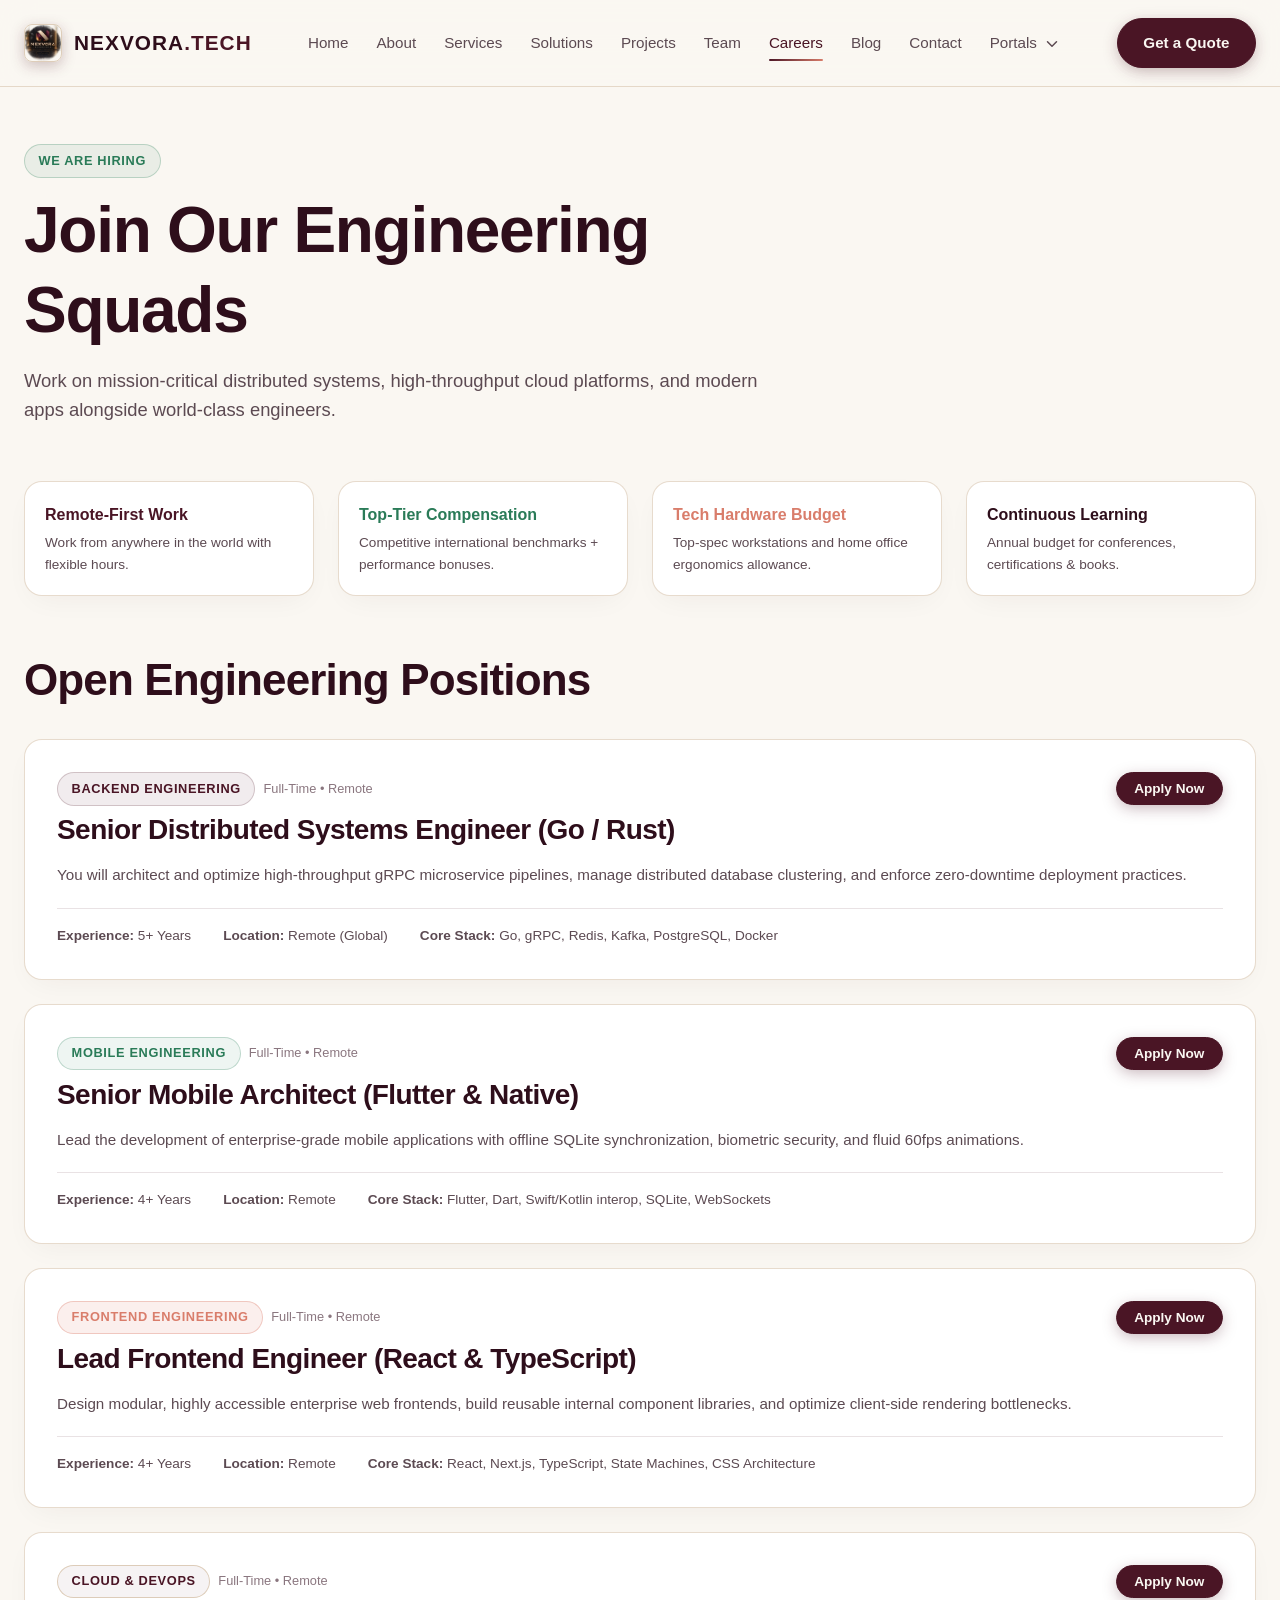
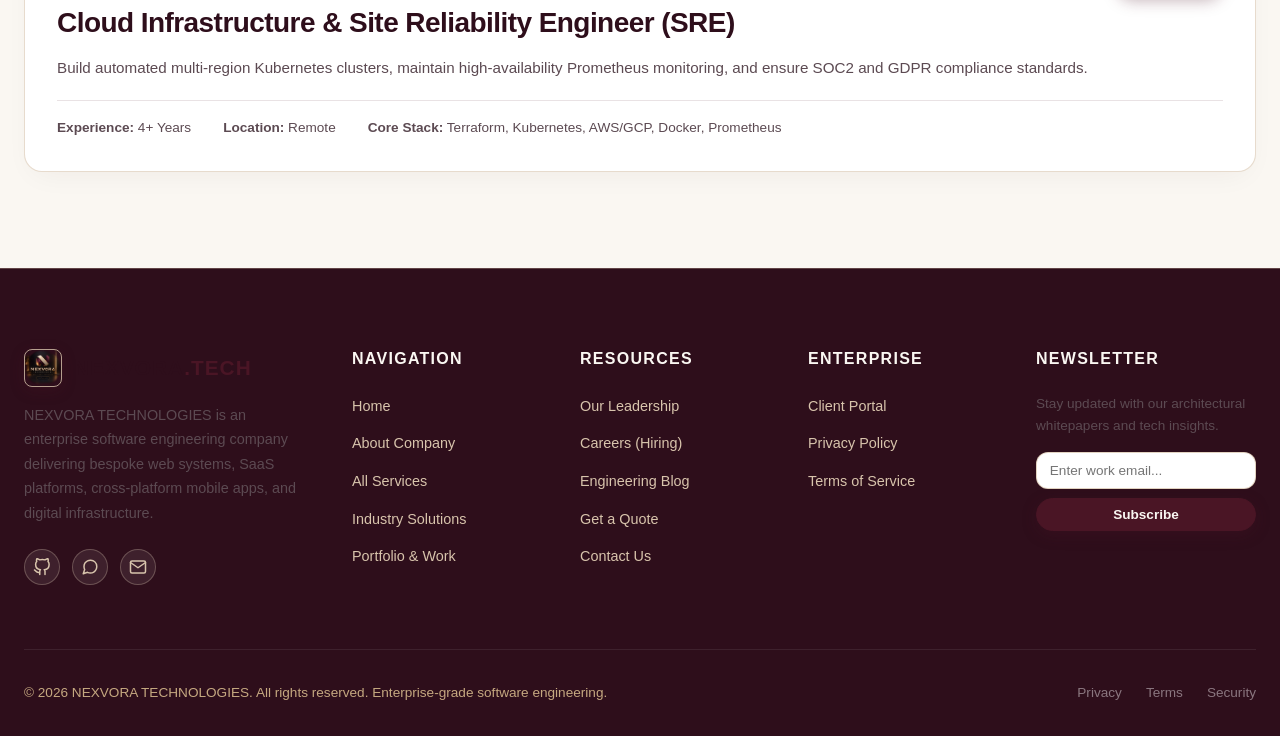
<file: careers.html>
<!DOCTYPE html>
<html lang="en">
<head>
  <meta charset="UTF-8">
  <meta name="viewport" content="width=device-width, initial-scale=1.0">
  <meta name="description" content="Careers at NEXVORA TECHNOLOGIES — Open software engineering, cloud architecture, and product design roles.">
  <title>Careers &amp; Open Positions — NEXVORA TECHNOLOGIES</title>
  
  <link rel="stylesheet" href="style.css">
  <link rel="stylesheet" href="responsive.css">
</head>
<body>

  <!-- Top Sticky Header -->
  <header class="site-header" id="site-header">
    <div class="container nav-container">
      <a href="index.html" class="brand-logo" aria-label="NEXVORA TECHNOLOGIES Home">
        <img src="9600f248-9e25-4836-9e12-b158c3783639.png" alt="NEXVORA Logo" class="brand-logo-img">
        <span>NEXVORA<span class="highlight">.TECH</span></span>
      </a>

      <!-- Desktop Navigation Menu -->
      <nav aria-label="Primary Navigation">
        <ul class="nav-menu" id="nav-menu">
          <li><a href="index.html" class="nav-link">Home</a></li>
          <li><a href="about.html" class="nav-link">About</a></li>
          <li><a href="services.html" class="nav-link">Services</a></li>
          <li><a href="solutions.html" class="nav-link">Solutions</a></li>
          <li><a href="projects.html" class="nav-link">Projects</a></li>
          <li><a href="team.html" class="nav-link">Team</a></li>
          <li><a href="careers.html" class="nav-link active">Careers</a></li>
          <li><a href="blog.html" class="nav-link">Blog</a></li>
          <li><a href="contact.html" class="nav-link">Contact</a></li>
          <li class="nav-item-dropdown">
            <a href="javascript:void(0)" class="nav-link dropdown-toggle">
              <span>Portals</span>
              <span data-icon="chevronDown"></span>
            </a>
            <ul class="dropdown-menu">
              <li class="dropdown-item"><a href="client-dashboard.html">Client Portal</a></li>
            </ul>
          </li>
        </ul>
      </nav>

      <div class="nav-actions">
        <a href="quote.html" class="btn btn-primary btn-glow">Get a Quote</a>
      </div>

      <button class="mobile-toggle" id="mobile-toggle" aria-label="Toggle Navigation Menu">
        <span data-icon="menu"></span>
      </button>
    </div>
  </header>

  <!-- Page Header -->
  <section class="section" style="padding-top: 9rem; padding-bottom: 3.5rem;">
    <div class="container">
      <div class="section-header text-left">
        <div class="badge badge-emerald">We Are Hiring</div>
        <h1 style="margin-top: 0.75rem;">Join Our Engineering Squads</h1>
        <p class="section-subtitle">
          Work on mission-critical distributed systems, high-throughput cloud platforms, and modern apps alongside world-class engineers.
        </p>
      </div>

      <!-- Perks Row -->
      <div class="grid-4" style="margin-top: 2rem;">
        <div class="card" style="padding: 1.25rem;">
          <strong style="color: var(--primary);">Remote-First Work</strong>
          <p style="font-size: 0.85rem; margin-top: 0.3rem;">Work from anywhere in the world with flexible hours.</p>
        </div>
        <div class="card" style="padding: 1.25rem;">
          <strong style="color: var(--success);">Top-Tier Compensation</strong>
          <p style="font-size: 0.85rem; margin-top: 0.3rem;">Competitive international benchmarks + performance bonuses.</p>
        </div>
        <div class="card" style="padding: 1.25rem;">
          <strong style="color: var(--secondary);">Tech Hardware Budget</strong>
          <p style="font-size: 0.85rem; margin-top: 0.3rem;">Top-spec workstations and home office ergonomics allowance.</p>
        </div>
        <div class="card" style="padding: 1.25rem;">
          <strong style="color: var(--accent);">Continuous Learning</strong>
          <p style="font-size: 0.85rem; margin-top: 0.3rem;">Annual budget for conferences, certifications &amp; books.</p>
        </div>
      </div>
    </div>
  </section>

  <!-- Open Positions List -->
  <section class="section" style="padding-top: 0;">
    <div class="container">
      <div class="section-header text-left" style="margin-bottom: 2rem;">
        <h2>Open Engineering Positions</h2>
      </div>

      <div style="display: flex; flex-direction: column; gap: 1.5rem;">

        <!-- Position 1 -->
        <div class="card" style="padding: 2rem;">
          <div style="display: flex; justify-content: space-between; align-items: flex-start; flex-wrap: wrap; gap: 1rem; margin-bottom: 1rem;">
            <div>
              <div style="display: flex; gap: 0.5rem; align-items: center; margin-bottom: 0.4rem;">
                <span class="badge badge-indigo">Backend Engineering</span>
                <span style="font-size: 0.8rem; color: var(--text-dim);">Full-Time &bull; Remote</span>
              </div>
              <h3>Senior Distributed Systems Engineer (Go / Rust)</h3>
            </div>
            <button class="btn btn-primary btn-sm apply-job-btn" data-job="Senior Distributed Systems Engineer (Go / Rust)">
              Apply Now
            </button>
          </div>
          <p style="font-size: 0.95rem; margin-bottom: 1.25rem;">
            You will architect and optimize high-throughput gRPC microservice pipelines, manage distributed database clustering, and enforce zero-downtime deployment practices.
          </p>
          <div style="display: flex; gap: 2rem; flex-wrap: wrap; font-size: 0.85rem; color: var(--text-muted); border-top: 1px solid var(--border-subtle); padding-top: 1rem;">
            <div><strong>Experience:</strong> 5+ Years</div>
            <div><strong>Location:</strong> Remote (Global)</div>
            <div><strong>Core Stack:</strong> Go, gRPC, Redis, Kafka, PostgreSQL, Docker</div>
          </div>
        </div>

        <!-- Position 2 -->
        <div class="card" style="padding: 2rem;">
          <div style="display: flex; justify-content: space-between; align-items: flex-start; flex-wrap: wrap; gap: 1rem; margin-bottom: 1rem;">
            <div>
              <div style="display: flex; gap: 0.5rem; align-items: center; margin-bottom: 0.4rem;">
                <span class="badge badge-emerald">Mobile Engineering</span>
                <span style="font-size: 0.8rem; color: var(--text-dim);">Full-Time &bull; Remote</span>
              </div>
              <h3>Senior Mobile Architect (Flutter &amp; Native)</h3>
            </div>
            <button class="btn btn-primary btn-sm apply-job-btn" data-job="Senior Mobile Architect (Flutter &amp; Native)">
              Apply Now
            </button>
          </div>
          <p style="font-size: 0.95rem; margin-bottom: 1.25rem;">
            Lead the development of enterprise-grade mobile applications with offline SQLite synchronization, biometric security, and fluid 60fps animations.
          </p>
          <div style="display: flex; gap: 2rem; flex-wrap: wrap; font-size: 0.85rem; color: var(--text-muted); border-top: 1px solid var(--border-subtle); padding-top: 1rem;">
            <div><strong>Experience:</strong> 4+ Years</div>
            <div><strong>Location:</strong> Remote</div>
            <div><strong>Core Stack:</strong> Flutter, Dart, Swift/Kotlin interop, SQLite, WebSockets</div>
          </div>
        </div>

        <!-- Position 3 -->
        <div class="card" style="padding: 2rem;">
          <div style="display: flex; justify-content: space-between; align-items: flex-start; flex-wrap: wrap; gap: 1rem; margin-bottom: 1rem;">
            <div>
              <div style="display: flex; gap: 0.5rem; align-items: center; margin-bottom: 0.4rem;">
                <span class="badge badge-purple">Frontend Engineering</span>
                <span style="font-size: 0.8rem; color: var(--text-dim);">Full-Time &bull; Remote</span>
              </div>
              <h3>Lead Frontend Engineer (React &amp; TypeScript)</h3>
            </div>
            <button class="btn btn-primary btn-sm apply-job-btn" data-job="Lead Frontend Engineer (React &amp; TypeScript)">
              Apply Now
            </button>
          </div>
          <p style="font-size: 0.95rem; margin-bottom: 1.25rem;">
            Design modular, highly accessible enterprise web frontends, build reusable internal component libraries, and optimize client-side rendering bottlenecks.
          </p>
          <div style="display: flex; gap: 2rem; flex-wrap: wrap; font-size: 0.85rem; color: var(--text-muted); border-top: 1px solid var(--border-subtle); padding-top: 1rem;">
            <div><strong>Experience:</strong> 4+ Years</div>
            <div><strong>Location:</strong> Remote</div>
            <div><strong>Core Stack:</strong> React, Next.js, TypeScript, State Machines, CSS Architecture</div>
          </div>
        </div>

        <!-- Position 4 -->
        <div class="card" style="padding: 2rem;">
          <div style="display: flex; justify-content: space-between; align-items: flex-start; flex-wrap: wrap; gap: 1rem; margin-bottom: 1rem;">
            <div>
              <div style="display: flex; gap: 0.5rem; align-items: center; margin-bottom: 0.4rem;">
                <span class="badge">Cloud &amp; DevOps</span>
                <span style="font-size: 0.8rem; color: var(--text-dim);">Full-Time &bull; Remote</span>
              </div>
              <h3>Cloud Infrastructure &amp; Site Reliability Engineer (SRE)</h3>
            </div>
            <button class="btn btn-primary btn-sm apply-job-btn" data-job="Cloud Infrastructure &amp; SRE">
              Apply Now
            </button>
          </div>
          <p style="font-size: 0.95rem; margin-bottom: 1.25rem;">
            Build automated multi-region Kubernetes clusters, maintain high-availability Prometheus monitoring, and ensure SOC2 and GDPR compliance standards.
          </p>
          <div style="display: flex; gap: 2rem; flex-wrap: wrap; font-size: 0.85rem; color: var(--text-muted); border-top: 1px solid var(--border-subtle); padding-top: 1rem;">
            <div><strong>Experience:</strong> 4+ Years</div>
            <div><strong>Location:</strong> Remote</div>
            <div><strong>Core Stack:</strong> Terraform, Kubernetes, AWS/GCP, Docker, Prometheus</div>
          </div>
        </div>

      </div>
    </div>
  </section>

  <!-- Interactive Apply Now Modal Dialog -->
  <div class="modal-backdrop" id="apply-modal">
    <div class="modal-dialog">
      <div class="modal-header">
        <h3 id="apply-modal-title">Submit Application</h3>
        <button class="modal-close-btn" id="modal-close-apply" aria-label="Close Modal">
          <span data-icon="close"></span>
        </button>
      </div>
      <div class="modal-body">
        <form id="job-application-form">
          <input type="hidden" id="app-position" value="General Application">

          <div class="grid-2">
            <div class="form-group">
              <label class="form-label" for="app-name">Full Name *</label>
              <input type="text" id="app-name" required class="form-control" placeholder="e.g. Asfandyar Khan">
            </div>
            <div class="form-group">
              <label class="form-label" for="app-email">Email Address *</label>
              <input type="email" id="app-email" required class="form-control" placeholder="you@domain.com">
            </div>
          </div>

          <div class="grid-2">
            <div class="form-group">
              <label class="form-label" for="app-phone">Phone Number *</label>
              <input type="tel" id="app-phone" required class="form-control" placeholder="+1 (555) 000-0000">
            </div>
            <div class="form-group">
              <label class="form-label" for="app-exp">Experience Level</label>
              <select id="app-exp" class="form-control">
                <option value="1-3 Years">1 - 3 Years</option>
                <option value="3-5 Years" selected>3 - 5 Years (Mid-Senior)</option>
                <option value="5-8 Years">5 - 8 Years (Senior)</option>
                <option value="8+ Years">8+ Years (Staff / Principal)</option>
              </select>
            </div>
          </div>

          <div class="form-group">
            <label class="form-label" for="app-portfolio">Portfolio, GitHub, or LinkedIn Profile URL</label>
            <input type="url" id="app-portfolio" class="form-control" placeholder="https://github.com/yourhandle">
          </div>

          <div class="form-group">
            <label class="form-label" for="app-resume">Resume / CV (PDF or DOCX)</label>
            <input type="file" id="app-resume" accept=".pdf,.docx,.doc" class="form-control" style="padding: 0.5rem 0.8rem;">
            <div class="form-help">Max 10MB. Files are verified locally in offline mode.</div>
          </div>

          <div class="form-group">
            <label class="form-label" for="app-cover">Cover Note / Key Architectural Accomplishment</label>
            <textarea id="app-cover" class="form-control" style="min-height:90px;" placeholder="Briefly describe a complex software problem you solved recently..."></textarea>
          </div>

          <div style="display: flex; justify-content: flex-end; gap: 1rem; margin-top: 1.5rem;">
            <button type="button" class="btn btn-outline btn-sm" onclick="document.getElementById('apply-modal').classList.remove('open');">Cancel</button>
            <button type="submit" class="btn btn-primary btn-sm btn-glow">Submit Application</button>
          </div>
        </form>
      </div>
    </div>
  </div>

  <!-- Footer -->
  <footer class="site-footer">
    <div class="container">
      <div class="footer-top">
        <div class="footer-col">
          <a href="index.html" class="brand-logo" style="margin-bottom: 1rem;">
            <img src="9600f248-9e25-4836-9e12-b158c3783639.png" alt="NEXVORA Logo" class="brand-logo-img">
            <span>NEXVORA<span class="highlight">.TECH</span></span>
          </a>
          <p style="font-size: 0.9rem; line-height: 1.7; margin-bottom: 1.5rem;">
            NEXVORA TECHNOLOGIES is an enterprise software engineering company delivering bespoke web systems, SaaS platforms, cross-platform mobile apps, and digital infrastructure.
          </p>
          <div class="social-links">
            <a href="https://github.com/Arifkhan1298" target="_blank" rel="noopener noreferrer" class="social-link" title="GitHub - Arifkhan1298" data-icon="github"></a>
            <a href="https://wa.me/923138983870" target="_blank" rel="noopener noreferrer" class="social-link" title="WhatsApp - 03138983870" data-icon="whatsapp"></a>
            <a href="mailto:arifkhankkhan002@gmail.com" class="social-link" title="Email Arifullah" data-icon="email"></a>
          </div>
        </div>

        <div class="footer-col">
          <h4>Navigation</h4>
          <ul class="footer-links">
            <li><a href="index.html">Home</a></li>
            <li><a href="about.html">About Company</a></li>
            <li><a href="services.html">All Services</a></li>
            <li><a href="solutions.html">Industry Solutions</a></li>
            <li><a href="projects.html">Portfolio &amp; Work</a></li>
          </ul>
        </div>

        <div class="footer-col">
          <h4>Resources</h4>
          <ul class="footer-links">
            <li><a href="team.html">Our Leadership</a></li>
            <li><a href="careers.html">Careers (Hiring)</a></li>
            <li><a href="blog.html">Engineering Blog</a></li>
            <li><a href="quote.html">Get a Quote</a></li>
            <li><a href="contact.html">Contact Us</a></li>
          </ul>
        </div>

        <div class="footer-col">
          <h4>Enterprise</h4>
          <ul class="footer-links">
            <li><a href="client-dashboard.html">Client Portal</a></li>
            <li><a href="privacy.html">Privacy Policy</a></li>
            <li><a href="terms.html">Terms of Service</a></li>
          </ul>
        </div>

        <div class="footer-col">
          <h4>Newsletter</h4>
          <p style="font-size: 0.85rem; margin-bottom: 1rem;">Stay updated with our architectural whitepapers and tech insights.</p>
          <form onsubmit="event.preventDefault(); window.Nexvora.showToast('Subscribed to NEXVORA Tech Insights!', 'success'); this.reset();" style="display:flex; flex-direction:column; gap:0.6rem;">
            <input type="email" required placeholder="Enter work email..." class="form-control" style="font-size:0.85rem; padding:0.6rem 0.8rem;">
            <button type="submit" class="btn btn-primary btn-sm">Subscribe</button>
          </form>
        </div>
      </div>

      <div class="footer-bottom">
        <div>&copy; 2026 NEXVORA TECHNOLOGIES. All rights reserved. Enterprise-grade software engineering.</div>
        <div style="display:flex; gap:1.5rem;">
          <a href="privacy.html" style="color:var(--text-dim);">Privacy</a>
          <a href="terms.html" style="color:var(--text-dim);">Terms</a>
          <a href="contact.html" style="color:var(--text-dim);">Security</a>
        </div>
      </div>
    </div>
  </footer>

  <button id="back-to-top" class="back-to-top" aria-label="Back to Top">
    <svg width="20" height="20" viewBox="0 0 24 24" fill="none" stroke="currentColor" stroke-width="2.5"><polyline points="18 15 12 9 6 15"></polyline></svg>
  </button>

  <script src="script.js"></script>
</body>
</html>
</file>
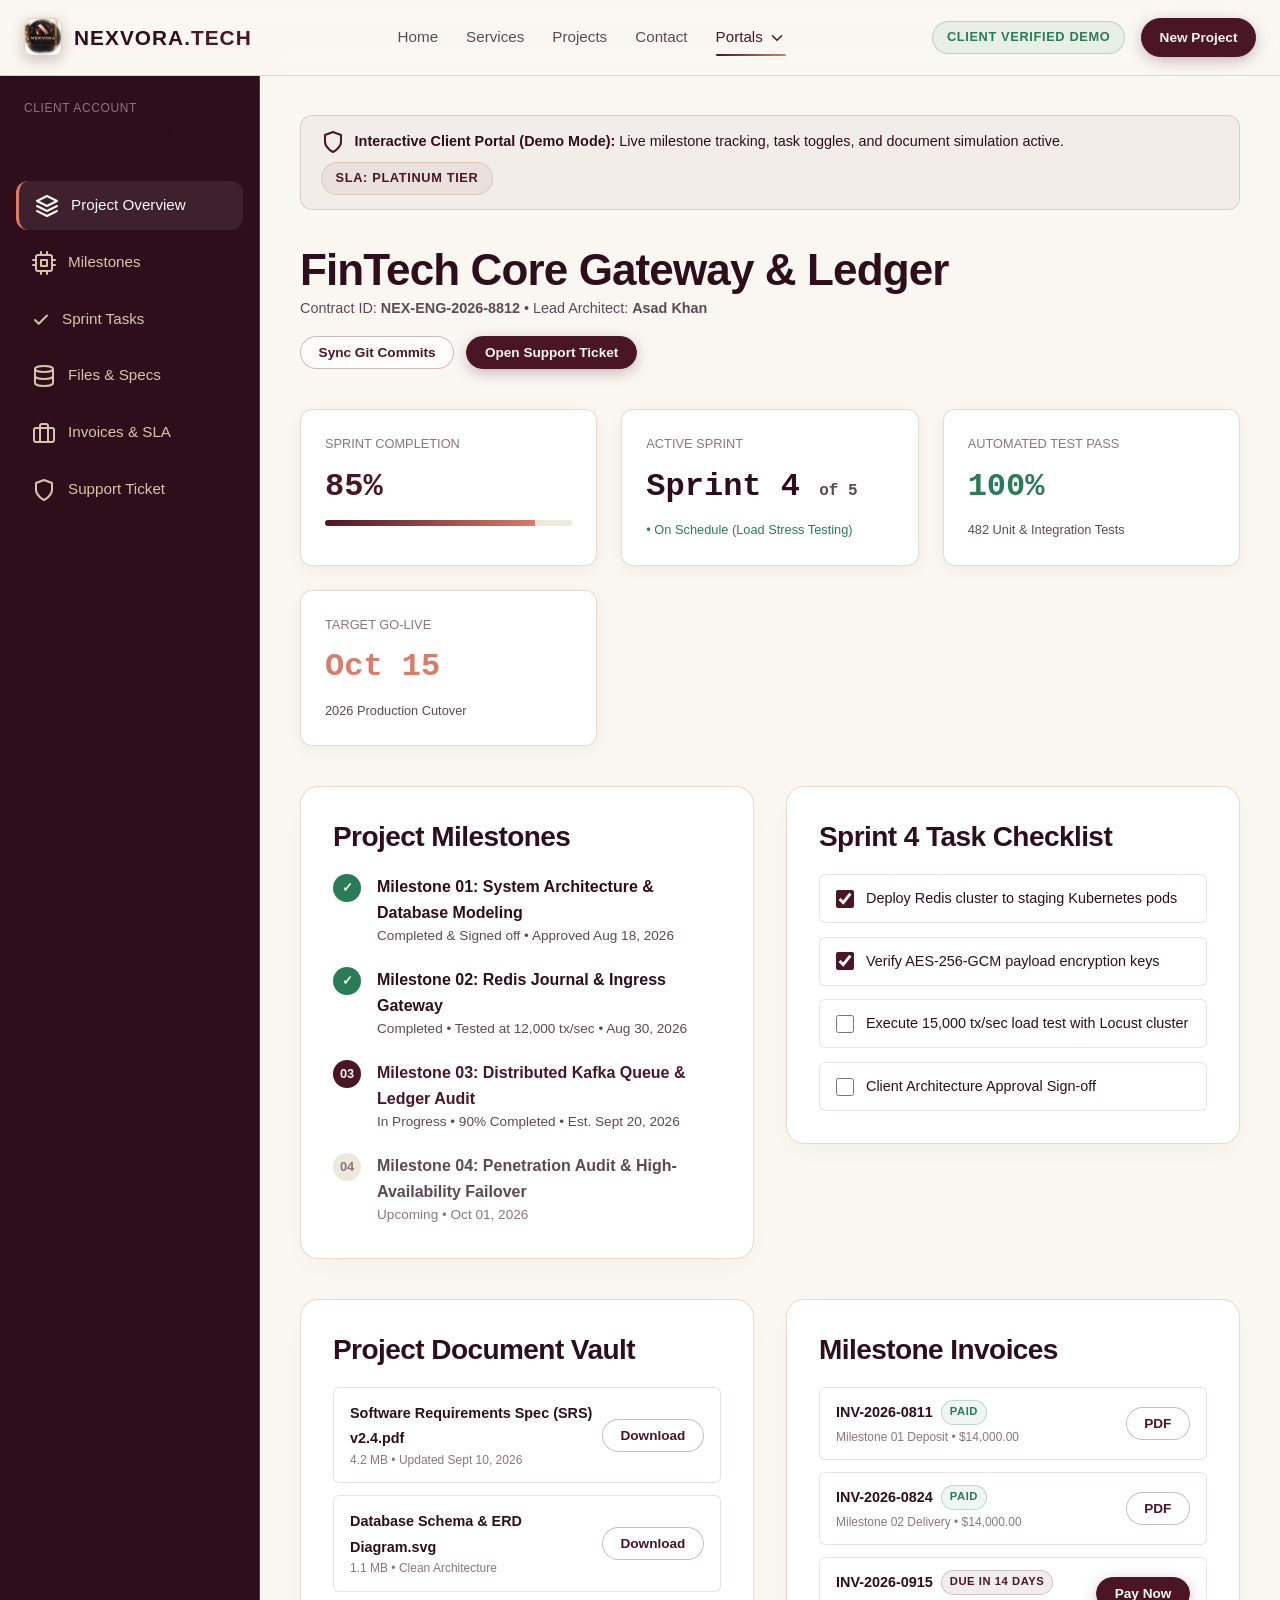
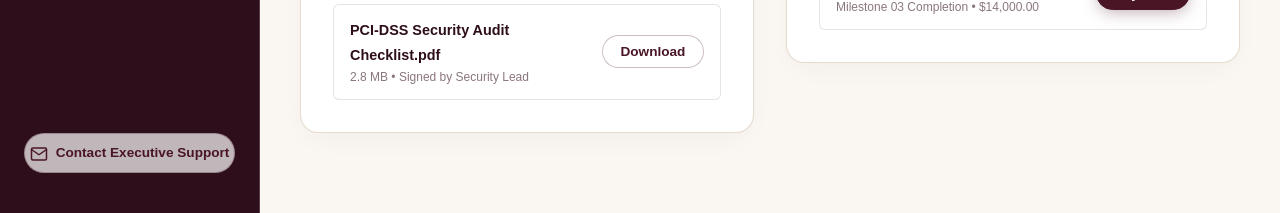
<file: client-dashboard.html>
<!DOCTYPE html>
<html lang="en">
<head>
  <meta charset="UTF-8">
  <meta name="viewport" content="width=device-width, initial-scale=1.0">
  <meta name="description" content="Client Portal — NEXVORA TECHNOLOGIES Project Tracking and Telemetry.">
  <title>Client Portal — NEXVORA TECHNOLOGIES</title>
  
  <link rel="stylesheet" href="style.css">
  <link rel="stylesheet" href="responsive.css">
</head>
<body>

  <!-- Top Sticky Header -->
  <header class="site-header" id="site-header">
    <div class="container nav-container">
      <a href="index.html" class="brand-logo" aria-label="NEXVORA TECHNOLOGIES Home">
        <img src="9600f248-9e25-4836-9e12-b158c3783639.png" alt="NEXVORA Logo" class="brand-logo-img">
        <span>NEXVORA<span class="highlight">.TECH</span></span>
      </a>

      <nav aria-label="Primary Navigation">
        <ul class="nav-menu" id="nav-menu">
          <li><a href="index.html" class="nav-link">Home</a></li>
          <li><a href="services.html" class="nav-link">Services</a></li>
          <li><a href="projects.html" class="nav-link">Projects</a></li>
          <li><a href="contact.html" class="nav-link">Contact</a></li>
          <li class="nav-item-dropdown">
            <a href="javascript:void(0)" class="nav-link dropdown-toggle active">
              <span>Portals</span>
              <span data-icon="chevronDown"></span>
            </a>
            <ul class="dropdown-menu">
              <li class="dropdown-item"><a href="client-dashboard.html">Client Portal</a></li>
            </ul>
          </li>
        </ul>
      </nav>

      <div class="nav-actions">
        <span class="badge badge-emerald">Client Verified Demo</span>
        <a href="quote.html" class="btn btn-primary btn-sm">New Project</a>
      </div>

      <button class="mobile-toggle" id="mobile-toggle" aria-label="Toggle Navigation Menu">
        <span data-icon="menu"></span>
      </button>
    </div>
  </header>

  <!-- Client Dashboard Layout -->
  <div class="dashboard-layout">
    
    <!-- Sidebar Navigation -->
    <aside class="dash-sidebar">
      <div style="padding: 0 0.5rem 1rem 0.5rem; border-bottom: 1px solid var(--border-subtle); margin-bottom: 0.75rem;">
        <div style="font-size: 0.75rem; color: var(--text-dim); text-transform: uppercase; letter-spacing: 0.05em;">Client Account</div>
        <strong style="color: var(--text-main); font-size: 1rem;">Apex BioTech Corp</strong>
      </div>
      <a href="#overview" class="dash-nav-item active"><span data-icon="layers"></span> Project Overview</a>
      <a href="#milestones" class="dash-nav-item"><span data-icon="cpu"></span> Milestones</a>
      <a href="#tasks" class="dash-nav-item"><span data-icon="check"></span> Sprint Tasks</a>
      <a href="#files" class="dash-nav-item"><span data-icon="database"></span> Files &amp; Specs</a>
      <a href="#invoices" class="dash-nav-item"><span data-icon="briefcase"></span> Invoices &amp; SLA</a>
      <a href="#support" class="dash-nav-item"><span data-icon="shield"></span> Support Ticket</a>
      <div style="margin-top: auto; padding: 1rem 0.5rem; border-top: 1px solid var(--border-subtle);">
        <a href="mailto:arifkhankkhan002@gmail.com" class="btn btn-sm btn-outline" style="width:100%;"><span data-icon="email"></span> Contact Executive Support</a>
      </div>
    </aside>

    <!-- Main Content Area -->
    <main class="dash-content">
      
      <!-- Top Demo Notice Banner -->
      <div style="background: rgba(74, 21, 37, 0.04); border: 1px solid rgba(74, 21, 37, 0.15); border-radius: var(--radius-md); padding: 0.85rem 1.25rem; margin-bottom: 2rem; display: flex; align-items: center; justify-content: space-between; flex-wrap: wrap; gap: 0.5rem;">
        <div style="display: flex; align-items: center; gap: 0.6rem; font-size: 0.9rem;">
          <span data-icon="shield" style="color: var(--primary);"></span>
          <span><strong>Interactive Client Portal (Demo Mode):</strong> Live milestone tracking, task toggles, and document simulation active.</span>
        </div>
        <span class="badge badge-primary">SLA: Platinum Tier</span>
      </div>

      <!-- Dashboard Header -->
      <div class="dash-header-bar" id="overview">
        <div>
          <h2>FinTech Core Gateway &amp; Ledger</h2>
          <p style="font-size: 0.9rem;">Contract ID: <strong>NEX-ENG-2026-8812</strong> &bull; Lead Architect: <strong>Asad Khan</strong></p>
        </div>
        <div style="display: flex; gap: 0.75rem;">
          <button class="btn btn-sm btn-outline" onclick="window.Nexvora.showToast('Pulling latest Git commit log from private GitLab runner...', 'info');">
            Sync Git Commits
          </button>
          <button class="btn btn-sm btn-primary" onclick="document.getElementById('ticket-modal').classList.add('open');">
            Open Support Ticket
          </button>
        </div>
      </div>

      <!-- Progress KPI Cards -->
      <div class="kpi-grid">
        <div class="kpi-card">
          <div style="font-size: 0.8rem; color: var(--text-dim); text-transform: uppercase;">Sprint Completion</div>
          <div class="kpi-val" style="color: var(--primary);">85%</div>
          <div style="background: #EFE8DC; height: 6px; border-radius: 3px; overflow: hidden; margin-top: 0.5rem;">
            <div style="background: var(--grad-primary); width: 85%; height: 100%;"></div>
          </div>
        </div>

        <div class="kpi-card">
          <div style="font-size: 0.8rem; color: var(--text-dim); text-transform: uppercase;">Active Sprint</div>
          <div class="kpi-val">Sprint 4 <span style="font-size: 1rem; color: var(--text-muted);">of 5</span></div>
          <div style="font-size: 0.8rem; color: var(--success); margin-top: 0.5rem;">&bull; On Schedule (Load Stress Testing)</div>
        </div>

        <div class="kpi-card">
          <div style="font-size: 0.8rem; color: var(--text-dim); text-transform: uppercase;">Automated Test Pass</div>
          <div class="kpi-val" style="color: var(--success);">100%</div>
          <div style="font-size: 0.8rem; color: var(--text-muted); margin-top: 0.5rem;">482 Unit &amp; Integration Tests</div>
        </div>

        <div class="kpi-card">
          <div style="font-size: 0.8rem; color: var(--text-dim); text-transform: uppercase;">Target Go-Live</div>
          <div class="kpi-val" style="color: var(--secondary);">Oct 15</div>
          <div style="font-size: 0.8rem; color: var(--text-muted); margin-top: 0.5rem;">2026 Production Cutover</div>
        </div>
      </div>

      <!-- Milestones & Sprint Tasks Grid -->
      <div class="grid-2" style="margin-bottom: 2.5rem; align-items: flex-start;">
        
        <!-- Milestones Progression -->
        <div class="card" id="milestones">
          <h3 style="margin-bottom: 1.25rem;">Project Milestones</h3>
          <div style="display: flex; flex-direction: column; gap: 1.25rem;">
            
            <div style="display: flex; gap: 1rem; align-items: flex-start;">
              <div style="width: 28px; height: 28px; border-radius: 50%; background: var(--success); color: #FAF7F2; display: flex; align-items: center; justify-content: center; font-weight: 800; font-size: 0.8rem; min-width: 28px;">
                &#10003;
              </div>
              <div>
                <strong>Milestone 01: System Architecture &amp; Database Modeling</strong>
                <p style="font-size: 0.85rem;">Completed &amp; Signed off &bull; Approved Aug 18, 2026</p>
              </div>
            </div>

            <div style="display: flex; gap: 1rem; align-items: flex-start;">
              <div style="width: 28px; height: 28px; border-radius: 50%; background: var(--success); color: #FAF7F2; display: flex; align-items: center; justify-content: center; font-weight: 800; font-size: 0.8rem; min-width: 28px;">
                &#10003;
              </div>
              <div>
                <strong>Milestone 02: Redis Journal &amp; Ingress Gateway</strong>
                <p style="font-size: 0.85rem;">Completed &bull; Tested at 12,000 tx/sec &bull; Aug 30, 2026</p>
              </div>
            </div>

            <div style="display: flex; gap: 1rem; align-items: flex-start;">
              <div style="width: 28px; height: 28px; border-radius: 50%; background: var(--primary); color: #FAF7F2; display: flex; align-items: center; justify-content: center; font-weight: 800; font-size: 0.8rem; min-width: 28px;">
                03
              </div>
              <div>
                <strong style="color: var(--primary);">Milestone 03: Distributed Kafka Queue &amp; Ledger Audit</strong>
                <p style="font-size: 0.85rem;">In Progress &bull; 90% Completed &bull; Est. Sept 20, 2026</p>
              </div>
            </div>

            <div style="display: flex; gap: 1rem; align-items: flex-start;">
              <div style="width: 28px; height: 28px; border-radius: 50%; background: #EFE8DC; color: var(--text-dim); display: flex; align-items: center; justify-content: center; font-weight: 800; font-size: 0.8rem; min-width: 28px;">
                04
              </div>
              <div>
                <strong style="color: var(--text-muted);">Milestone 04: Penetration Audit &amp; High-Availability Failover</strong>
                <p style="font-size: 0.85rem; color: var(--text-dim);">Upcoming &bull; Oct 01, 2026</p>
              </div>
            </div>

          </div>
        </div>

        <!-- Interactive Task Checklist -->
        <div class="card" id="tasks">
          <h3 style="margin-bottom: 1.25rem;">Sprint 4 Task Checklist</h3>
          <div style="display: flex; flex-direction: column; gap: 0.85rem;">
            
            <label class="task-item" style="display: flex; align-items: center; gap: 0.75rem; background: var(--bg-input); padding: 0.75rem 1rem; border-radius: var(--radius-sm); border: 1px solid var(--border-subtle); cursor: pointer;">
              <input type="checkbox" class="client-task-check" checked style="width: 18px; height: 18px; accent-color: var(--primary);">
              <span style="font-size: 0.9rem;">Deploy Redis cluster to staging Kubernetes pods</span>
            </label>

            <label class="task-item" style="display: flex; align-items: center; gap: 0.75rem; background: var(--bg-input); padding: 0.75rem 1rem; border-radius: var(--radius-sm); border: 1px solid var(--border-subtle); cursor: pointer;">
              <input type="checkbox" class="client-task-check" checked style="width: 18px; height: 18px; accent-color: var(--primary);">
              <span style="font-size: 0.9rem;">Verify AES-256-GCM payload encryption keys</span>
            </label>

            <label class="task-item" style="display: flex; align-items: center; gap: 0.75rem; background: var(--bg-input); padding: 0.75rem 1rem; border-radius: var(--radius-sm); border: 1px solid var(--border-subtle); cursor: pointer;">
              <input type="checkbox" class="client-task-check" style="width: 18px; height: 18px; accent-color: var(--primary);">
              <span style="font-size: 0.9rem;">Execute 15,000 tx/sec load test with Locust cluster</span>
            </label>

            <label class="task-item" style="display: flex; align-items: center; gap: 0.75rem; background: var(--bg-input); padding: 0.75rem 1rem; border-radius: var(--radius-sm); border: 1px solid var(--border-subtle); cursor: pointer;">
              <input type="checkbox" class="client-task-check" style="width: 18px; height: 18px; accent-color: var(--primary);">
              <span style="font-size: 0.9rem;">Client Architecture Approval Sign-off</span>
            </label>

          </div>
        </div>

      </div>

      <!-- Document Vault & Invoices -->
      <div class="grid-2" style="margin-bottom: 2.5rem; align-items: flex-start;">
        
        <!-- Files -->
        <div class="card" id="files">
          <h3 style="margin-bottom: 1.25rem;">Project Document Vault</h3>
          <div style="display: flex; flex-direction: column; gap: 0.75rem;">
            
            <div style="display: flex; align-items: center; justify-content: space-between; padding: 0.75rem 1rem; background: var(--bg-input); border-radius: var(--radius-sm); border: 1px solid var(--border-subtle);">
              <div>
                <strong style="font-size: 0.9rem; color: var(--text-main);">Software Requirements Spec (SRS) v2.4.pdf</strong>
                <div style="font-size: 0.75rem; color: var(--text-dim);">4.2 MB &bull; Updated Sept 10, 2026</div>
              </div>
              <button class="btn btn-sm btn-outline" onclick="window.Nexvora.showToast('Downloading SRS Specification v2.4...', 'info');">Download</button>
            </div>

            <div style="display: flex; align-items: center; justify-content: space-between; padding: 0.75rem 1rem; background: var(--bg-input); border-radius: var(--radius-sm); border: 1px solid var(--border-subtle);">
              <div>
                <strong style="font-size: 0.9rem; color: var(--text-main);">Database Schema &amp; ERD Diagram.svg</strong>
                <div style="font-size: 0.75rem; color: var(--text-dim);">1.1 MB &bull; Clean Architecture</div>
              </div>
              <button class="btn btn-sm btn-outline" onclick="window.Nexvora.showToast('Downloading Architecture ERD Diagram...', 'info');">Download</button>
            </div>

            <div style="display: flex; align-items: center; justify-content: space-between; padding: 0.75rem 1rem; background: var(--bg-input); border-radius: var(--radius-sm); border: 1px solid var(--border-subtle);">
              <div>
                <strong style="font-size: 0.9rem; color: var(--text-main);">PCI-DSS Security Audit Checklist.pdf</strong>
                <div style="font-size: 0.75rem; color: var(--text-dim);">2.8 MB &bull; Signed by Security Lead</div>
              </div>
              <button class="btn btn-sm btn-outline" onclick="window.Nexvora.showToast('Downloading PCI Security Audit Report...', 'info');">Download</button>
            </div>

          </div>
        </div>

        <!-- Invoices -->
        <div class="card" id="invoices">
          <h3 style="margin-bottom: 1.25rem;">Milestone Invoices</h3>
          <div style="display: flex; flex-direction: column; gap: 0.75rem;">
            
            <div style="display: flex; align-items: center; justify-content: space-between; padding: 0.75rem 1rem; background: var(--bg-input); border-radius: var(--radius-sm); border: 1px solid var(--border-subtle);">
              <div>
                <div style="display: flex; align-items: center; gap: 0.5rem;">
                  <strong style="font-size: 0.9rem;">INV-2026-0811</strong>
                  <span class="badge badge-emerald" style="font-size: 0.7rem; padding: 0.15rem 0.5rem;">Paid</span>
                </div>
                <div style="font-size: 0.75rem; color: var(--text-dim); margin-top: 0.2rem;">Milestone 01 Deposit &bull; $14,000.00</div>
              </div>
              <button class="btn btn-sm btn-outline download-invoice-btn" data-invoice="INV-2026-0811">PDF</button>
            </div>

            <div style="display: flex; align-items: center; justify-content: space-between; padding: 0.75rem 1rem; background: var(--bg-input); border-radius: var(--radius-sm); border: 1px solid var(--border-subtle);">
              <div>
                <div style="display: flex; align-items: center; gap: 0.5rem;">
                  <strong style="font-size: 0.9rem;">INV-2026-0824</strong>
                  <span class="badge badge-emerald" style="font-size: 0.7rem; padding: 0.15rem 0.5rem;">Paid</span>
                </div>
                <div style="font-size: 0.75rem; color: var(--text-dim); margin-top: 0.2rem;">Milestone 02 Delivery &bull; $14,000.00</div>
              </div>
              <button class="btn btn-sm btn-outline download-invoice-btn" data-invoice="INV-2026-0824">PDF</button>
            </div>

            <div style="display: flex; align-items: center; justify-content: space-between; padding: 0.75rem 1rem; background: var(--bg-input); border-radius: var(--radius-sm); border: 1px solid var(--border-subtle);">
              <div>
                <div style="display: flex; align-items: center; gap: 0.5rem;">
                  <strong style="font-size: 0.9rem;">INV-2026-0915</strong>
                  <span class="badge badge-indigo" style="font-size: 0.7rem; padding: 0.15rem 0.5rem;">Due in 14 Days</span>
                </div>
                <div style="font-size: 0.75rem; color: var(--text-dim); margin-top: 0.2rem;">Milestone 03 Completion &bull; $14,000.00</div>
              </div>
              <button class="btn btn-sm btn-primary download-invoice-btn" data-invoice="INV-2026-0915">Pay Now</button>
            </div>

          </div>
        </div>

      </div>

    </main>
  </div>

  <!-- Interactive Support Ticket Modal -->
  <div class="modal-backdrop" id="ticket-modal">
    <div class="modal-dialog">
      <div class="modal-header">
        <h3>Create Support Ticket</h3>
        <button class="modal-close-btn" onclick="document.getElementById('ticket-modal').classList.remove('open');">
          <span data-icon="close"></span>
        </button>
      </div>
      <div class="modal-body">
        <form id="client-ticket-form">
          <div class="form-group">
            <label class="form-label" for="ticket-subject">Subject / Issue Title *</label>
            <input type="text" id="ticket-subject" required class="form-control" placeholder="e.g. Ingress gateway latency spike on staging cluster">
          </div>
          <div class="form-group">
            <label class="form-label" for="ticket-priority">Priority Level</label>
            <select id="ticket-priority" class="form-control">
              <option value="Normal">Normal (Response &lt; 4h)</option>
              <option value="High">High (Response &lt; 2h)</option>
              <option value="Critical">Critical Emergency (Response &lt; 30m)</option>
            </select>
          </div>
          <div class="form-group">
            <label class="form-label" for="ticket-msg">Detailed Description &amp; Log Snippet *</label>
            <textarea id="ticket-msg" required class="form-control" placeholder="Describe unexpected behavior, error codes, or environment details..."></textarea>
          </div>
          <div style="display:flex; justify-content:flex-end; gap:1rem; margin-top:1.5rem;">
            <button type="button" class="btn btn-outline btn-sm" onclick="document.getElementById('ticket-modal').classList.remove('open');">Cancel</button>
            <button type="submit" class="btn btn-primary btn-sm btn-glow">Submit Ticket</button>
          </div>
        </form>
      </div>
    </div>
  </div>

  <script src="script.js"></script>
</body>
</html>
</file>
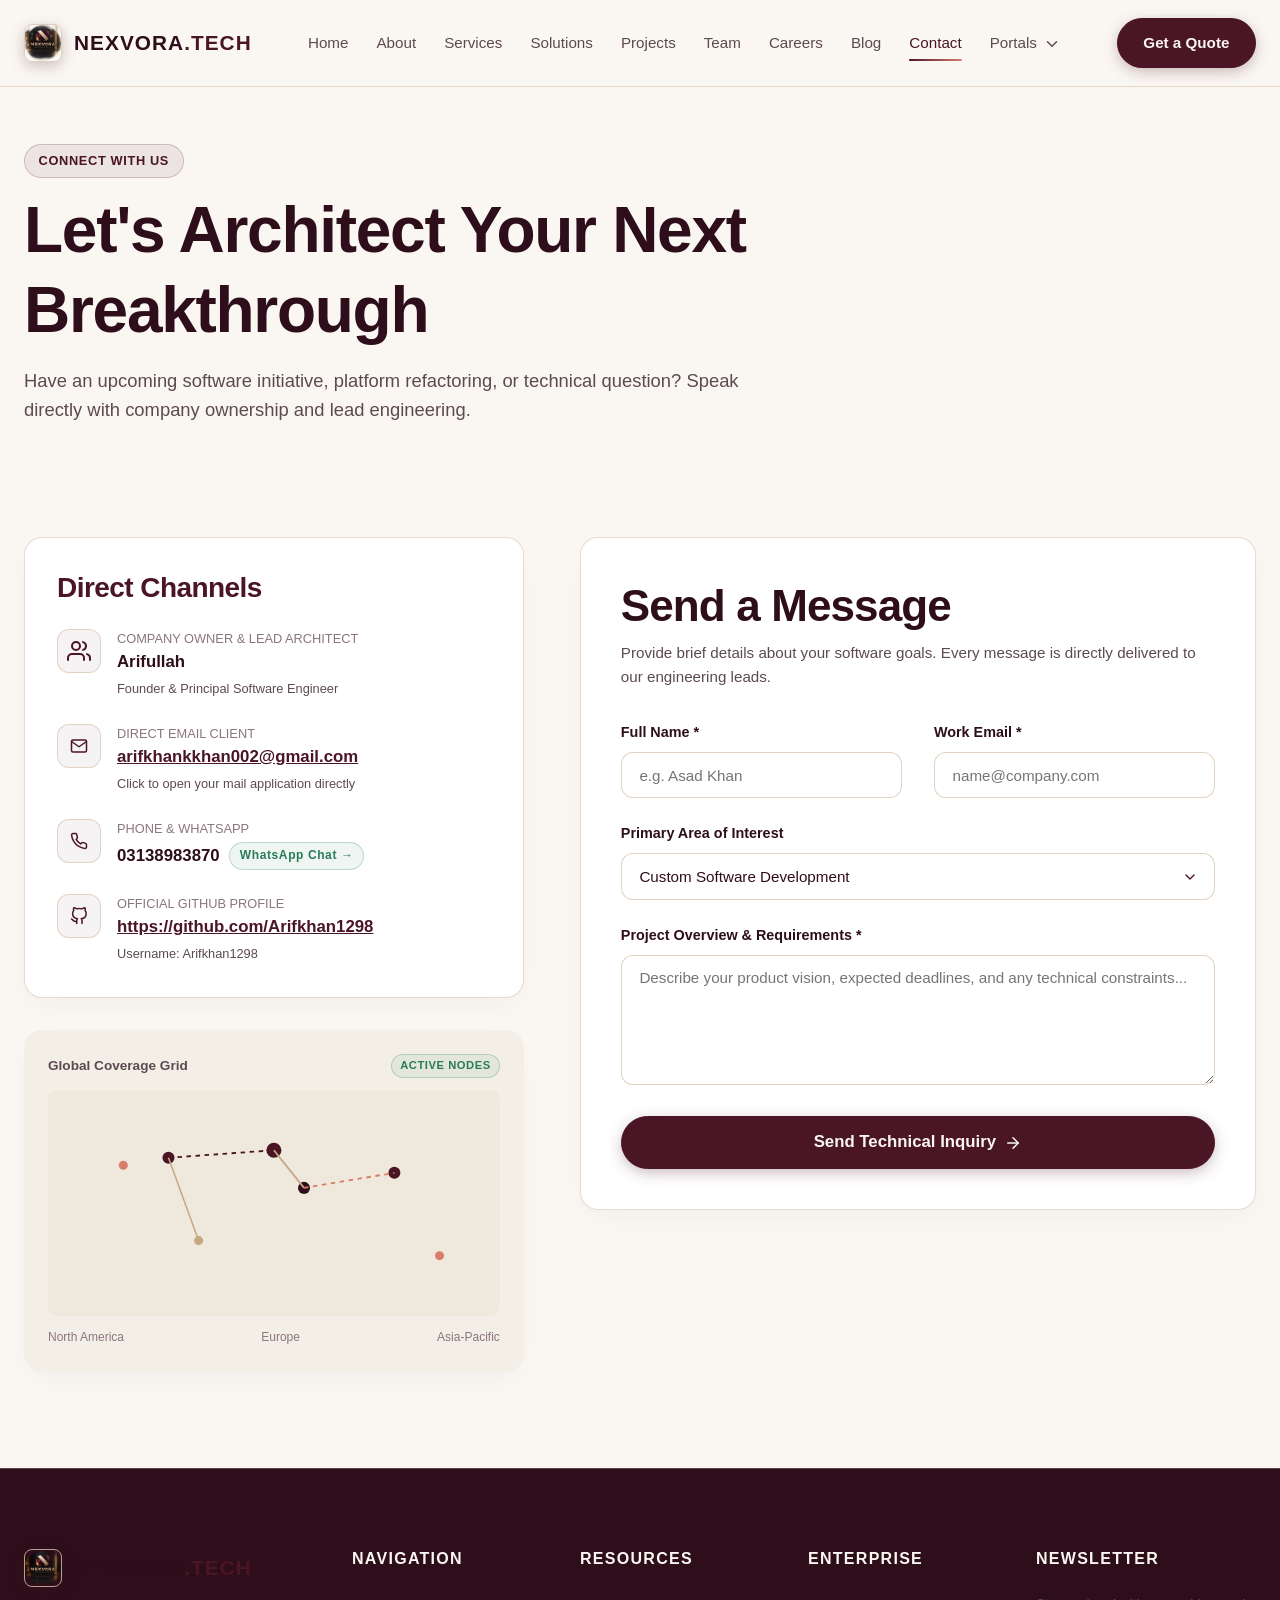
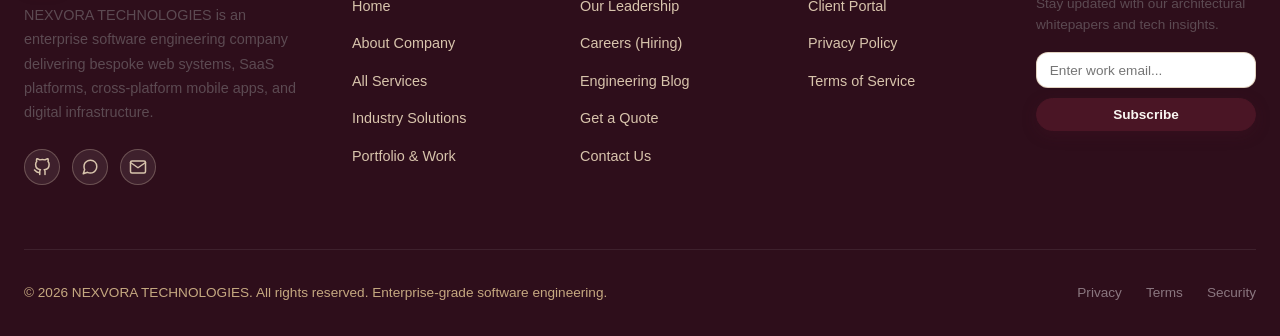
<file: contact.html>
<!DOCTYPE html>
<html lang="en">
<head>
  <meta charset="UTF-8">
  <meta name="viewport" content="width=device-width, initial-scale=1.0">
  <meta name="description" content="Contact NEXVORA TECHNOLOGIES — Get in touch for custom software, cloud architecture, and technical consultations.">
  <title>Contact Us — NEXVORA TECHNOLOGIES</title>
  
  <link rel="stylesheet" href="style.css">
  <link rel="stylesheet" href="responsive.css">
</head>
<body>

  <!-- Top Sticky Header -->
  <header class="site-header" id="site-header">
    <div class="container nav-container">
      <a href="index.html" class="brand-logo" aria-label="NEXVORA TECHNOLOGIES Home">
        <img src="9600f248-9e25-4836-9e12-b158c3783639.png" alt="NEXVORA Logo" class="brand-logo-img">
        <span>NEXVORA<span class="highlight">.TECH</span></span>
      </a>

      <!-- Desktop Navigation Menu -->
      <nav aria-label="Primary Navigation">
        <ul class="nav-menu" id="nav-menu">
          <li><a href="index.html" class="nav-link">Home</a></li>
          <li><a href="about.html" class="nav-link">About</a></li>
          <li><a href="services.html" class="nav-link">Services</a></li>
          <li><a href="solutions.html" class="nav-link">Solutions</a></li>
          <li><a href="projects.html" class="nav-link">Projects</a></li>
          <li><a href="team.html" class="nav-link">Team</a></li>
          <li><a href="careers.html" class="nav-link">Careers</a></li>
          <li><a href="blog.html" class="nav-link">Blog</a></li>
          <li><a href="contact.html" class="nav-link active">Contact</a></li>
          <li class="nav-item-dropdown">
            <a href="javascript:void(0)" class="nav-link dropdown-toggle">
              <span>Portals</span>
              <span data-icon="chevronDown"></span>
            </a>
            <ul class="dropdown-menu">
              <li class="dropdown-item"><a href="client-dashboard.html">Client Portal</a></li>
            </ul>
          </li>
        </ul>
      </nav>

      <div class="nav-actions">
        <a href="quote.html" class="btn btn-primary btn-glow">Get a Quote</a>
      </div>

      <button class="mobile-toggle" id="mobile-toggle" aria-label="Toggle Navigation Menu">
        <span data-icon="menu"></span>
      </button>
    </div>
  </header>

  <!-- Page Header -->
  <section class="section" style="padding-top: 9rem; padding-bottom: 3.5rem;">
    <div class="container">
      <div class="section-header text-left">
        <div class="badge badge-indigo">Connect With Us</div>
        <h1 style="margin-top: 0.75rem;">Let's Architect Your Next Breakthrough</h1>
        <p class="section-subtitle">
          Have an upcoming software initiative, platform refactoring, or technical question? Speak directly with company ownership and lead engineering.
        </p>
      </div>
    </div>
  </section>

  <!-- Contact Coordinates & Form -->
  <section class="section" style="padding-top: 0;">
    <div class="container">
      <div class="grid-2" style="grid-template-columns: 0.85fr 1.15fr; gap: 3.5rem; align-items: flex-start;">
        
        <!-- Left: Coordinates -->
        <div>
          <div class="card" style="padding: 2rem; margin-bottom: 2rem;">
            <h3 style="margin-bottom: 1.5rem; color: var(--primary);">Direct Channels</h3>

            <div style="display: flex; flex-direction: column; gap: 1.5rem;">
              <div style="display: flex; gap: 1rem; align-items: flex-start;">
                <div class="service-icon-wrap" data-icon="users" style="width:44px; height:44px; margin-bottom:0; min-width:44px;"></div>
                <div>
                  <div style="font-size: 0.8rem; color: var(--text-dim); text-transform: uppercase;">Company Owner &amp; Lead Architect</div>
                  <strong style="color: var(--text-main); font-size: 1.05rem;">Arifullah</strong>
                  <div style="font-size: 0.8rem; color: var(--text-muted); margin-top: 0.2rem;">Founder &amp; Principal Software Engineer</div>
                </div>
              </div>

              <div style="display: flex; gap: 1rem; align-items: flex-start;">
                <div class="service-icon-wrap" data-icon="email" style="width:44px; height:44px; margin-bottom:0; min-width:44px;"></div>
                <div>
                  <div style="font-size: 0.8rem; color: var(--text-dim); text-transform: uppercase;">Direct Email Client</div>
                  <a href="mailto:arifkhankkhan002@gmail.com" style="color: var(--primary); font-weight: 700; font-size: 1.05rem; text-decoration: underline;">arifkhankkhan002@gmail.com</a>
                  <div style="font-size: 0.8rem; color: var(--text-muted); margin-top: 0.2rem;">Click to open your mail application directly</div>
                </div>
              </div>

              <div style="display: flex; gap: 1rem; align-items: flex-start;">
                <div class="service-icon-wrap" data-icon="phone" style="width:44px; height:44px; margin-bottom:0; min-width:44px;"></div>
                <div>
                  <div style="font-size: 0.8rem; color: var(--text-dim); text-transform: uppercase;">Phone &amp; WhatsApp</div>
                  <div style="display: flex; flex-wrap: wrap; gap: 0.6rem; align-items: center; margin-top: 0.2rem;">
                    <a href="tel:03138983870" style="color: var(--text-main); font-weight: 700; font-size: 1.05rem;">03138983870</a>
                    <a href="https://wa.me/923138983870" target="_blank" rel="noopener noreferrer" class="badge badge-emerald" style="text-transform:none; font-size:0.75rem; padding:0.2rem 0.6rem;">WhatsApp Chat &rarr;</a>
                  </div>
                </div>
              </div>

              <div style="display: flex; gap: 1rem; align-items: flex-start;">
                <div class="service-icon-wrap" data-icon="github" style="width:44px; height:44px; margin-bottom:0; min-width:44px;"></div>
                <div>
                  <div style="font-size: 0.8rem; color: var(--text-dim); text-transform: uppercase;">Official GitHub Profile</div>
                  <a href="https://github.com/Arifkhan1298" target="_blank" rel="noopener noreferrer" style="color: var(--primary); font-weight: 700; font-size: 1.05rem; text-decoration: underline;">https://github.com/Arifkhan1298</a>
                  <div style="font-size: 0.8rem; color: var(--text-muted); margin-top: 0.2rem;">Username: Arifkhan1298</div>
                </div>
              </div>
            </div>
          </div>

          <!-- Offline Vector Tech Map Graphic -->
          <div class="card" style="padding: 1.5rem; background: var(--bg-surface); border: 1px solid var(--border-color);">
            <div style="display: flex; justify-content: space-between; align-items: center; margin-bottom: 0.75rem;">
              <span style="font-size: 0.85rem; font-weight: 600; color: var(--text-muted);">Global Coverage Grid</span>
              <span class="badge badge-emerald" style="font-size: 0.7rem; padding: 0.15rem 0.5rem;">Active Nodes</span>
            </div>
            <svg viewBox="0 0 300 150" fill="none" style="width: 100%;">
              <rect width="300" height="150" rx="6" fill="#EFE8DC" stroke="var(--border-color)" stroke-width="1"/>
              <!-- Stylized World Mesh Points -->
              <circle cx="50" cy="50" r="3" fill="#D97D6B"/>
              <circle cx="80" cy="45" r="4" fill="#4A1525"/>
              <circle cx="150" cy="40" r="5" fill="#4A1525"/>
              <circle cx="170" cy="65" r="4" fill="#2E0E1B"/>
              <circle cx="230" cy="55" r="4" fill="#4A1525"/>
              <circle cx="260" cy="110" r="3" fill="#D97D6B"/>
              <circle cx="100" cy="100" r="3" fill="#C5A880"/>
              <!-- Interconnecting Network Lines -->
              <line x1="80" y1="45" x2="150" y2="40" stroke="#4A1525" stroke-width="1.2" stroke-dasharray="3 3"/>
              <line x1="150" y1="40" x2="170" y2="65" stroke="#C5A880" stroke-width="1.2"/>
              <line x1="170" y1="65" x2="230" y2="55" stroke="#D97D6B" stroke-width="1.2" stroke-dasharray="3 3"/>
              <line x1="80" y1="45" x2="100" y2="100" stroke="#C5A880" stroke-width="1"/>
            </svg>
            <div style="display: flex; justify-content: space-between; font-size: 0.75rem; color: var(--text-dim); margin-top: 0.75rem;">
              <span>North America</span>
              <span>Europe</span>
              <span>Asia-Pacific</span>
            </div>
          </div>
        </div>

        <!-- Right: Inquiry Form -->
        <div class="card" style="padding: 2.5rem;">
          <h2 style="margin-bottom: 0.5rem;">Send a Message</h2>
          <p style="font-size: 0.95rem; margin-bottom: 2rem;">
            Provide brief details about your software goals. Every message is directly delivered to our engineering leads.
          </p>

          <form id="contact-form">
            <div class="grid-2">
              <div class="form-group">
                <label class="form-label" for="contact-name">Full Name *</label>
                <input type="text" id="contact-name" required class="form-control" placeholder="e.g. Asad Khan">
              </div>
              <div class="form-group">
                <label class="form-label" for="contact-email">Work Email *</label>
                <input type="email" id="contact-email" required class="form-control" placeholder="name@company.com">
              </div>
            </div>

            <div class="form-group">
              <label class="form-label" for="contact-service">Primary Area of Interest</label>
              <select id="contact-service" class="form-control">
                <option value="Custom Software Development">Custom Software Development</option>
                <option value="Web Application Development">Web Application Development</option>
                <option value="Mobile App Development">Mobile App Development</option>
                <option value="SaaS Platform Architecture">SaaS Platform Architecture</option>
                <option value="Business Management Systems (BMS/ERP)">Business Management Systems (BMS / ERP)</option>
                <option value="Cloud Migration & DevOps">Cloud Migration &amp; DevOps</option>
                <option value="SLA Maintenance & Support">SLA Maintenance &amp; Support</option>
                <option value="Other General Inquiry">Other General Inquiry</option>
              </select>
            </div>

            <div class="form-group">
              <label class="form-label" for="contact-message">Project Overview &amp; Requirements *</label>
              <textarea id="contact-message" required class="form-control" placeholder="Describe your product vision, expected deadlines, and any technical constraints..."></textarea>
            </div>

            <button type="submit" class="btn btn-primary btn-lg btn-glow" style="width: 100%;">
              Send Technical Inquiry <span data-icon="arrowRight"></span>
            </button>
          </form>
        </div>

      </div>
    </div>
  </section>

  <!-- Footer -->
  <footer class="site-footer">
    <div class="container">
      <div class="footer-top">
        <div class="footer-col">
          <a href="index.html" class="brand-logo" style="margin-bottom: 1rem;">
            <img src="9600f248-9e25-4836-9e12-b158c3783639.png" alt="NEXVORA Logo" class="brand-logo-img">
            <span>NEXVORA<span class="highlight">.TECH</span></span>
          </a>
          <p style="font-size: 0.9rem; line-height: 1.7; margin-bottom: 1.5rem;">
            NEXVORA TECHNOLOGIES is an enterprise software engineering company delivering bespoke web systems, SaaS platforms, cross-platform mobile apps, and digital infrastructure.
          </p>
          <div class="social-links">
            <a href="https://github.com/Arifkhan1298" target="_blank" rel="noopener noreferrer" class="social-link" title="GitHub - Arifkhan1298" data-icon="github"></a>
            <a href="https://wa.me/923138983870" target="_blank" rel="noopener noreferrer" class="social-link" title="WhatsApp - 03138983870" data-icon="whatsapp"></a>
            <a href="mailto:arifkhankkhan002@gmail.com" class="social-link" title="Email Arifullah" data-icon="email"></a>
          </div>
        </div>

        <div class="footer-col">
          <h4>Navigation</h4>
          <ul class="footer-links">
            <li><a href="index.html">Home</a></li>
            <li><a href="about.html">About Company</a></li>
            <li><a href="services.html">All Services</a></li>
            <li><a href="solutions.html">Industry Solutions</a></li>
            <li><a href="projects.html">Portfolio &amp; Work</a></li>
          </ul>
        </div>

        <div class="footer-col">
          <h4>Resources</h4>
          <ul class="footer-links">
            <li><a href="team.html">Our Leadership</a></li>
            <li><a href="careers.html">Careers (Hiring)</a></li>
            <li><a href="blog.html">Engineering Blog</a></li>
            <li><a href="quote.html">Get a Quote</a></li>
            <li><a href="contact.html">Contact Us</a></li>
          </ul>
        </div>

        <div class="footer-col">
          <h4>Enterprise</h4>
          <ul class="footer-links">
            <li><a href="client-dashboard.html">Client Portal</a></li>
            <li><a href="privacy.html">Privacy Policy</a></li>
            <li><a href="terms.html">Terms of Service</a></li>
          </ul>
        </div>

        <div class="footer-col">
          <h4>Newsletter</h4>
          <p style="font-size: 0.85rem; margin-bottom: 1rem;">Stay updated with our architectural whitepapers and tech insights.</p>
          <form onsubmit="event.preventDefault(); window.Nexvora.showToast('Subscribed to NEXVORA Tech Insights!', 'success'); this.reset();" style="display:flex; flex-direction:column; gap:0.6rem;">
            <input type="email" required placeholder="Enter work email..." class="form-control" style="font-size:0.85rem; padding:0.6rem 0.8rem;">
            <button type="submit" class="btn btn-primary btn-sm">Subscribe</button>
          </form>
        </div>
      </div>

      <div class="footer-bottom">
        <div>&copy; 2026 NEXVORA TECHNOLOGIES. All rights reserved. Enterprise-grade software engineering.</div>
        <div style="display:flex; gap:1.5rem;">
          <a href="privacy.html" style="color:var(--text-dim);">Privacy</a>
          <a href="terms.html" style="color:var(--text-dim);">Terms</a>
          <a href="contact.html" style="color:var(--text-dim);">Security</a>
        </div>
      </div>
    </div>
  </footer>

  <button id="back-to-top" class="back-to-top" aria-label="Back to Top">
    <svg width="20" height="20" viewBox="0 0 24 24" fill="none" stroke="currentColor" stroke-width="2.5"><polyline points="18 15 12 9 6 15"></polyline></svg>
  </button>

  <script src="script.js"></script>
</body>
</html>
</file>
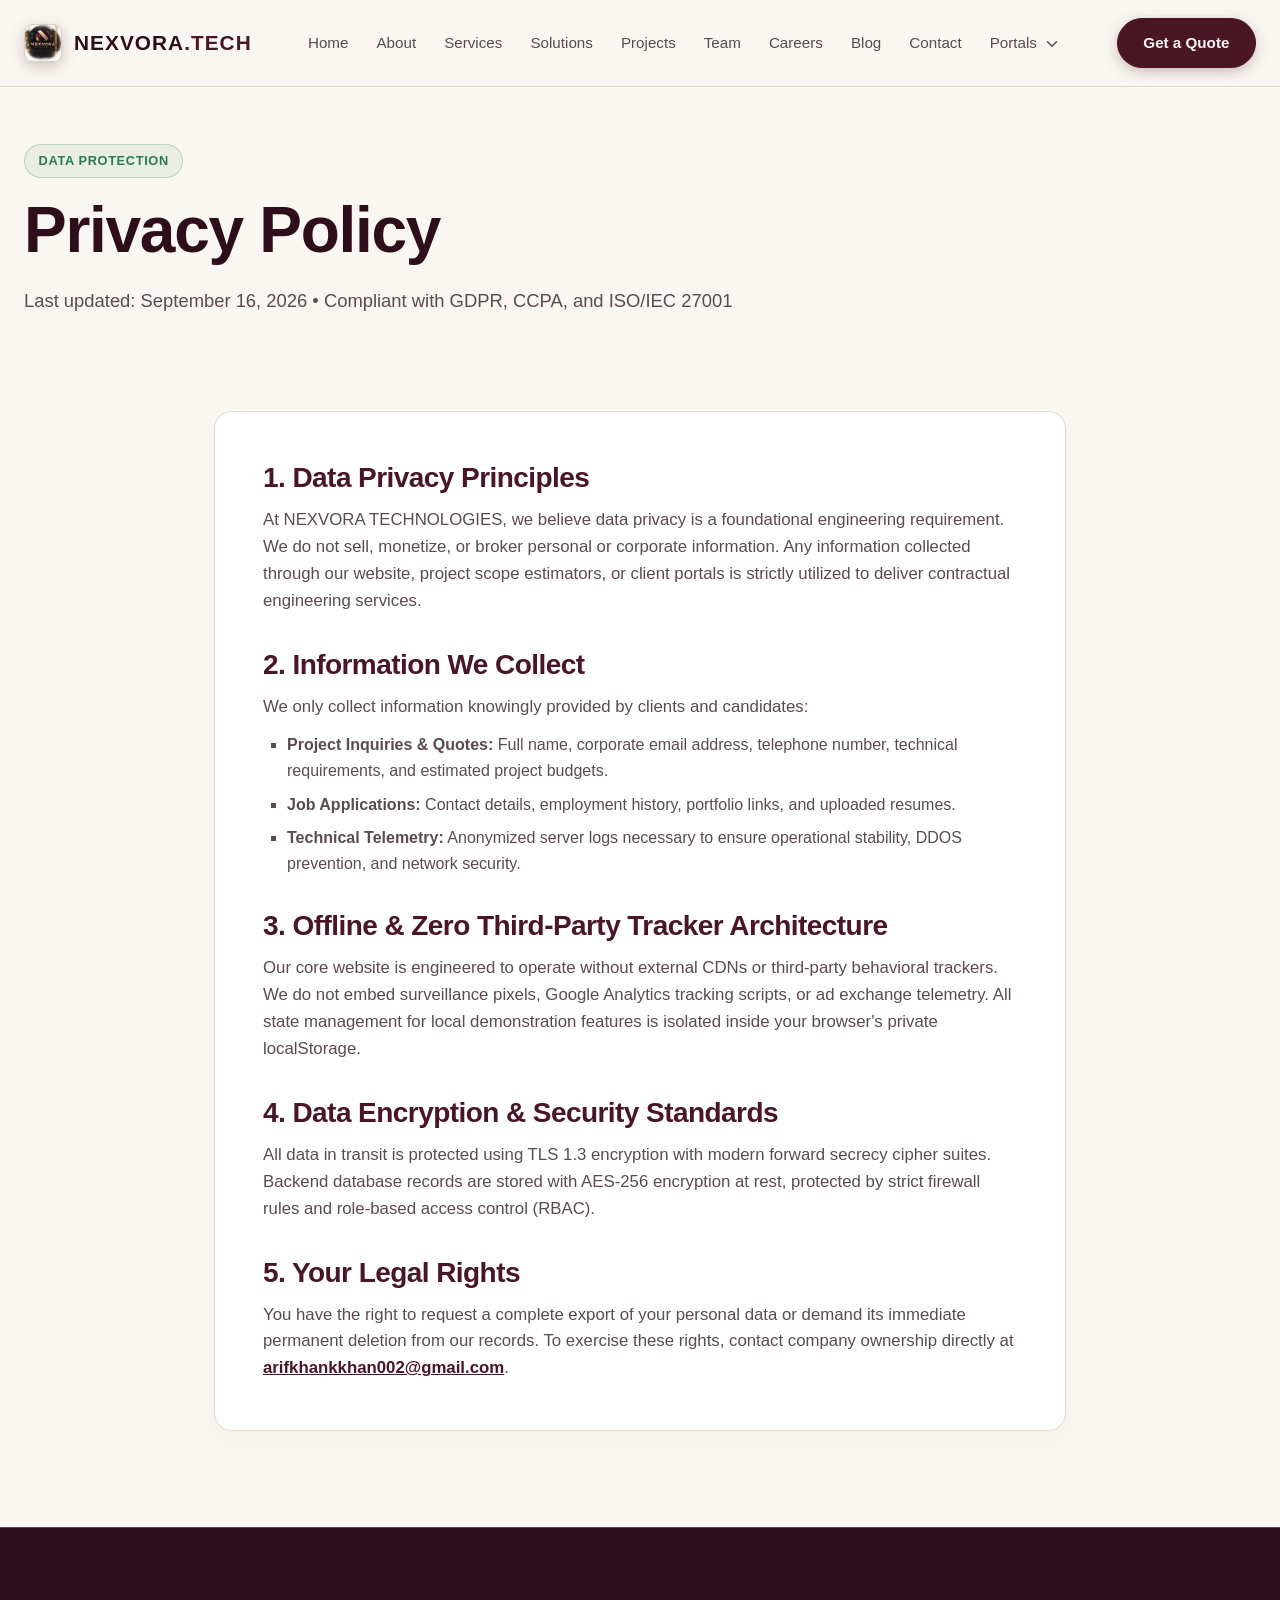
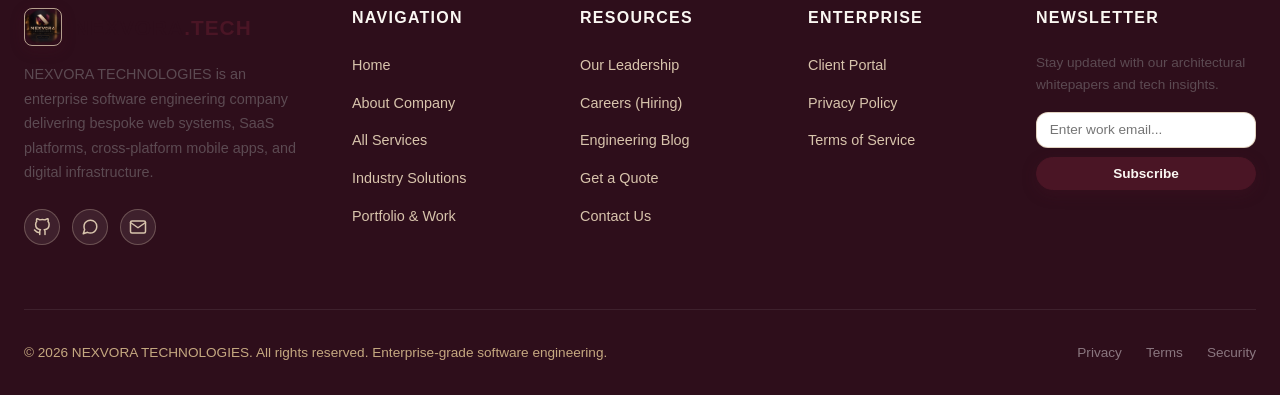
<file: privacy.html>
<!DOCTYPE html>
<html lang="en">
<head>
  <meta charset="UTF-8">
  <meta name="viewport" content="width=device-width, initial-scale=1.0">
  <meta name="description" content="Privacy Policy — NEXVORA TECHNOLOGIES data protection and security commitments.">
  <title>Privacy Policy — NEXVORA TECHNOLOGIES</title>
  
  <link rel="stylesheet" href="style.css">
  <link rel="stylesheet" href="responsive.css">
</head>
<body>

  <!-- Top Sticky Header -->
  <header class="site-header" id="site-header">
    <div class="container nav-container">
      <a href="index.html" class="brand-logo" aria-label="NEXVORA TECHNOLOGIES Home">
        <img src="9600f248-9e25-4836-9e12-b158c3783639.png" alt="NEXVORA Logo" class="brand-logo-img">
        <span>NEXVORA<span class="highlight">.TECH</span></span>
      </a>

      <!-- Desktop Navigation Menu -->
      <nav aria-label="Primary Navigation">
        <ul class="nav-menu" id="nav-menu">
          <li><a href="index.html" class="nav-link">Home</a></li>
          <li><a href="about.html" class="nav-link">About</a></li>
          <li><a href="services.html" class="nav-link">Services</a></li>
          <li><a href="solutions.html" class="nav-link">Solutions</a></li>
          <li><a href="projects.html" class="nav-link">Projects</a></li>
          <li><a href="team.html" class="nav-link">Team</a></li>
          <li><a href="careers.html" class="nav-link">Careers</a></li>
          <li><a href="blog.html" class="nav-link">Blog</a></li>
          <li><a href="contact.html" class="nav-link">Contact</a></li>
          <li class="nav-item-dropdown">
            <a href="javascript:void(0)" class="nav-link dropdown-toggle">
              <span>Portals</span>
              <span data-icon="chevronDown"></span>
            </a>
            <ul class="dropdown-menu">
              <li class="dropdown-item"><a href="client-dashboard.html">Client Portal</a></li>
            </ul>
          </li>
        </ul>
      </nav>

      <div class="nav-actions">
        <a href="quote.html" class="btn btn-primary btn-glow">Get a Quote</a>
      </div>

      <button class="mobile-toggle" id="mobile-toggle" aria-label="Toggle Navigation Menu">
        <span data-icon="menu"></span>
      </button>
    </div>
  </header>

  <!-- Page Header -->
  <section class="section" style="padding-top: 9rem; padding-bottom: 2.5rem;">
    <div class="container">
      <div class="section-header text-left">
        <div class="badge badge-emerald">Data Protection</div>
        <h1 style="margin-top: 0.75rem;">Privacy Policy</h1>
        <p class="section-subtitle">Last updated: September 16, 2026 &bull; Compliant with GDPR, CCPA, and ISO/IEC 27001</p>
      </div>
    </div>
  </section>

  <!-- Privacy Content -->
  <section class="section" style="padding-top: 0;">
    <div class="container" style="max-width: 900px;">
      <div class="card" style="padding: 3rem; display: flex; flex-direction: column; gap: 2rem;">
        
        <div>
          <h3 style="margin-bottom: 0.75rem; color: var(--primary);">1. Data Privacy Principles</h3>
          <p>
            At NEXVORA TECHNOLOGIES, we believe data privacy is a foundational engineering requirement. We do not sell, monetize, or broker personal or corporate information. Any information collected through our website, project scope estimators, or client portals is strictly utilized to deliver contractual engineering services.
          </p>
        </div>

        <div>
          <h3 style="margin-bottom: 0.75rem; color: var(--primary);">2. Information We Collect</h3>
          <p style="margin-bottom: 0.75rem;">We only collect information knowingly provided by clients and candidates:</p>
          <ul style="list-style: square; padding-left: 1.5rem; color: var(--text-muted); display: flex; flex-direction: column; gap: 0.5rem;">
            <li><strong>Project Inquiries &amp; Quotes:</strong> Full name, corporate email address, telephone number, technical requirements, and estimated project budgets.</li>
            <li><strong>Job Applications:</strong> Contact details, employment history, portfolio links, and uploaded resumes.</li>
            <li><strong>Technical Telemetry:</strong> Anonymized server logs necessary to ensure operational stability, DDOS prevention, and network security.</li>
          </ul>
        </div>

        <div>
          <h3 style="margin-bottom: 0.75rem; color: var(--primary);">3. Offline &amp; Zero Third-Party Tracker Architecture</h3>
          <p>
            Our core website is engineered to operate without external CDNs or third-party behavioral trackers. We do not embed surveillance pixels, Google Analytics tracking scripts, or ad exchange telemetry. All state management for local demonstration features is isolated inside your browser's private localStorage.
          </p>
        </div>

        <div>
          <h3 style="margin-bottom: 0.75rem; color: var(--primary);">4. Data Encryption &amp; Security Standards</h3>
          <p>
            All data in transit is protected using TLS 1.3 encryption with modern forward secrecy cipher suites. Backend database records are stored with AES-256 encryption at rest, protected by strict firewall rules and role-based access control (RBAC).
          </p>
        </div>

        <div>
          <h3 style="margin-bottom: 0.75rem; color: var(--primary);">5. Your Legal Rights</h3>
          <p>
            You have the right to request a complete export of your personal data or demand its immediate permanent deletion from our records. To exercise these rights, contact company ownership directly at <a href="mailto:arifkhankkhan002@gmail.com" style="color: var(--primary); font-weight: 700; text-decoration: underline;">arifkhankkhan002@gmail.com</a>.
          </p>
        </div>

      </div>
    </div>
  </section>

  <!-- Footer -->
  <footer class="site-footer">
    <div class="container">
      <div class="footer-top">
        <div class="footer-col">
          <a href="index.html" class="brand-logo" style="margin-bottom: 1rem;">
            <img src="9600f248-9e25-4836-9e12-b158c3783639.png" alt="NEXVORA Logo" class="brand-logo-img">
            <span>NEXVORA<span class="highlight">.TECH</span></span>
          </a>
          <p style="font-size: 0.9rem; line-height: 1.7; margin-bottom: 1.5rem;">
            NEXVORA TECHNOLOGIES is an enterprise software engineering company delivering bespoke web systems, SaaS platforms, cross-platform mobile apps, and digital infrastructure.
          </p>
          <div class="social-links">
            <a href="https://github.com/Arifkhan1298" target="_blank" rel="noopener noreferrer" class="social-link" title="GitHub - Arifkhan1298" data-icon="github"></a>
            <a href="https://wa.me/923138983870" target="_blank" rel="noopener noreferrer" class="social-link" title="WhatsApp - 03138983870" data-icon="whatsapp"></a>
            <a href="mailto:arifkhankkhan002@gmail.com" class="social-link" title="Email Arifullah" data-icon="email"></a>
          </div>
        </div>

        <div class="footer-col">
          <h4>Navigation</h4>
          <ul class="footer-links">
            <li><a href="index.html">Home</a></li>
            <li><a href="about.html">About Company</a></li>
            <li><a href="services.html">All Services</a></li>
            <li><a href="solutions.html">Industry Solutions</a></li>
            <li><a href="projects.html">Portfolio &amp; Work</a></li>
          </ul>
        </div>

        <div class="footer-col">
          <h4>Resources</h4>
          <ul class="footer-links">
            <li><a href="team.html">Our Leadership</a></li>
            <li><a href="careers.html">Careers (Hiring)</a></li>
            <li><a href="blog.html">Engineering Blog</a></li>
            <li><a href="quote.html">Get a Quote</a></li>
            <li><a href="contact.html">Contact Us</a></li>
          </ul>
        </div>

        <div class="footer-col">
          <h4>Enterprise</h4>
          <ul class="footer-links">
            <li><a href="client-dashboard.html">Client Portal</a></li>
            <li><a href="privacy.html">Privacy Policy</a></li>
            <li><a href="terms.html">Terms of Service</a></li>
          </ul>
        </div>

        <div class="footer-col">
          <h4>Newsletter</h4>
          <p style="font-size: 0.85rem; margin-bottom: 1rem;">Stay updated with our architectural whitepapers and tech insights.</p>
          <form onsubmit="event.preventDefault(); window.Nexvora.showToast('Subscribed to NEXVORA Tech Insights!', 'success'); this.reset();" style="display:flex; flex-direction:column; gap:0.6rem;">
            <input type="email" required placeholder="Enter work email..." class="form-control" style="font-size:0.85rem; padding:0.6rem 0.8rem;">
            <button type="submit" class="btn btn-primary btn-sm">Subscribe</button>
          </form>
        </div>
      </div>

      <div class="footer-bottom">
        <div>&copy; 2026 NEXVORA TECHNOLOGIES. All rights reserved. Enterprise-grade software engineering.</div>
        <div style="display:flex; gap:1.5rem;">
          <a href="privacy.html" style="color:var(--text-dim);">Privacy</a>
          <a href="terms.html" style="color:var(--text-dim);">Terms</a>
          <a href="contact.html" style="color:var(--text-dim);">Security</a>
        </div>
      </div>
    </div>
  </footer>

  <button id="back-to-top" class="back-to-top" aria-label="Back to Top">
    <svg width="20" height="20" viewBox="0 0 24 24" fill="none" stroke="currentColor" stroke-width="2.5"><polyline points="18 15 12 9 6 15"></polyline></svg>
  </button>

  <script src="script.js"></script>
</body>
</html>
</file>
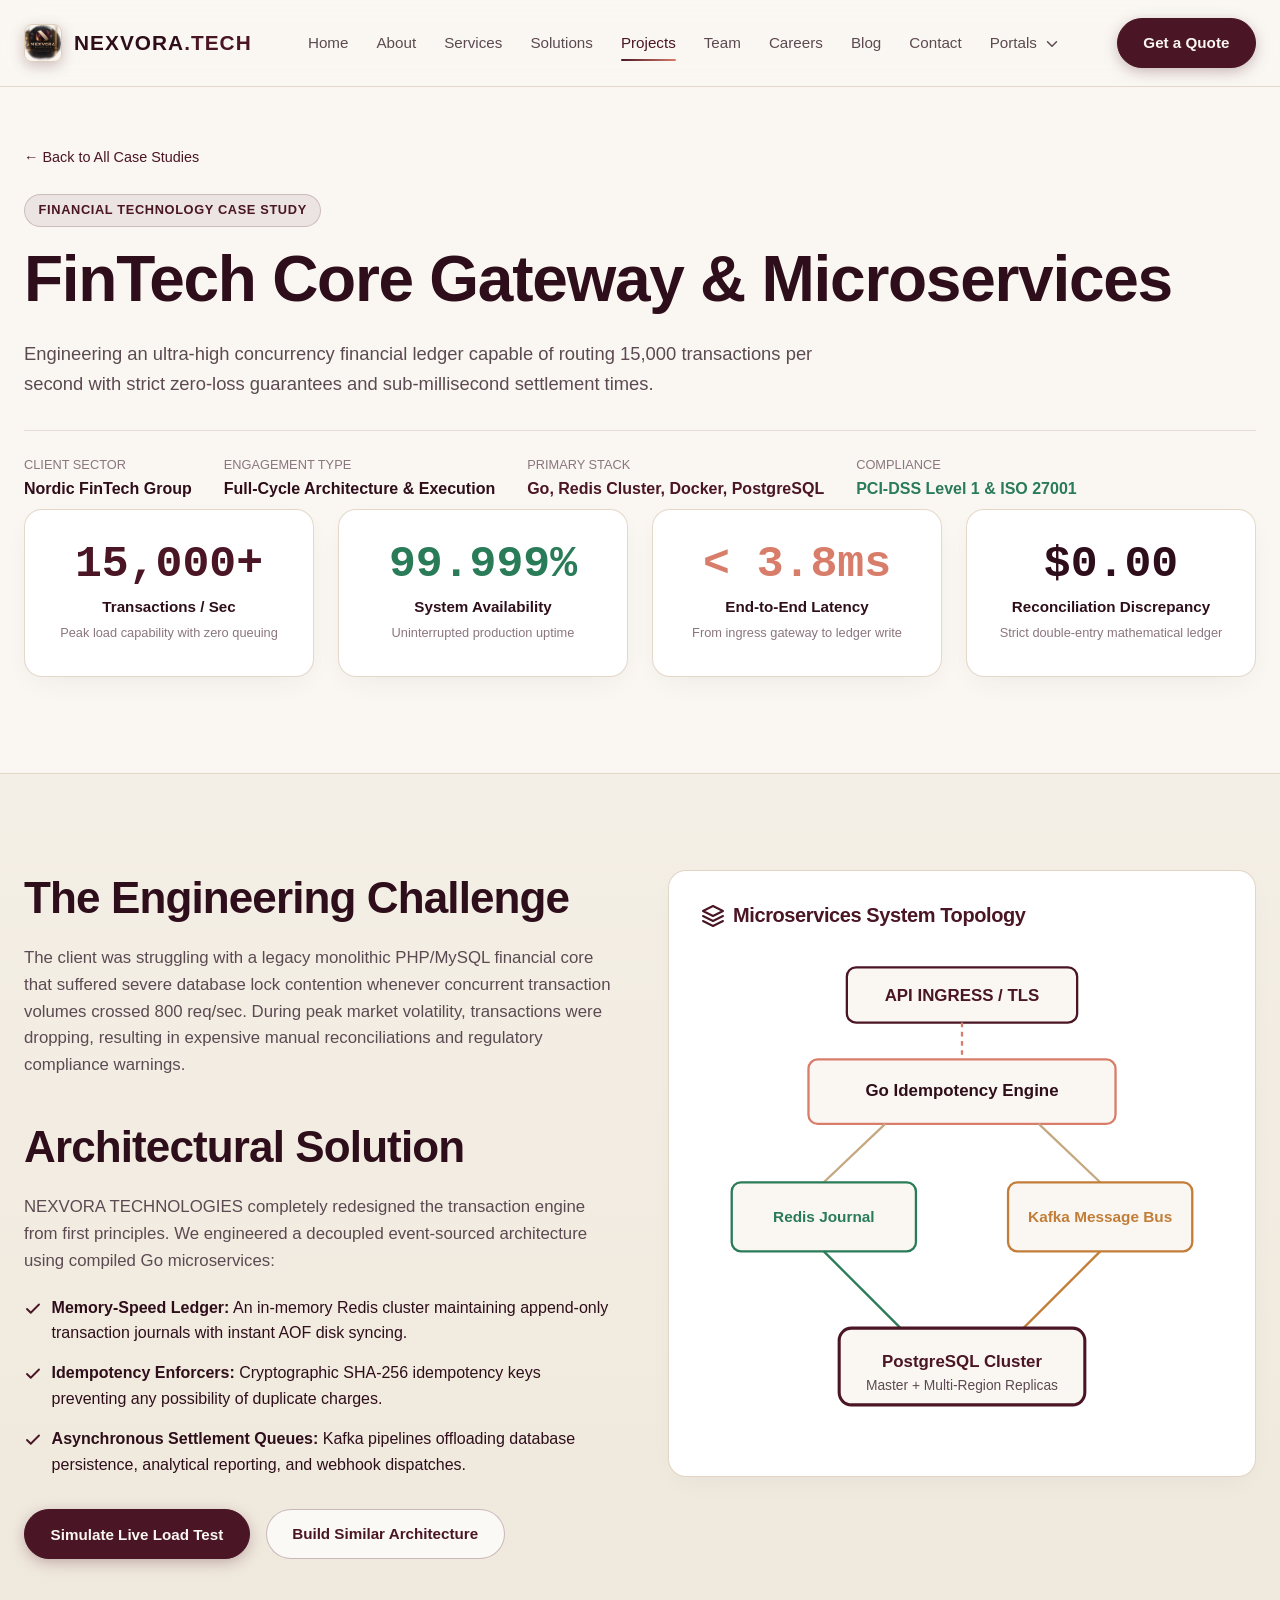
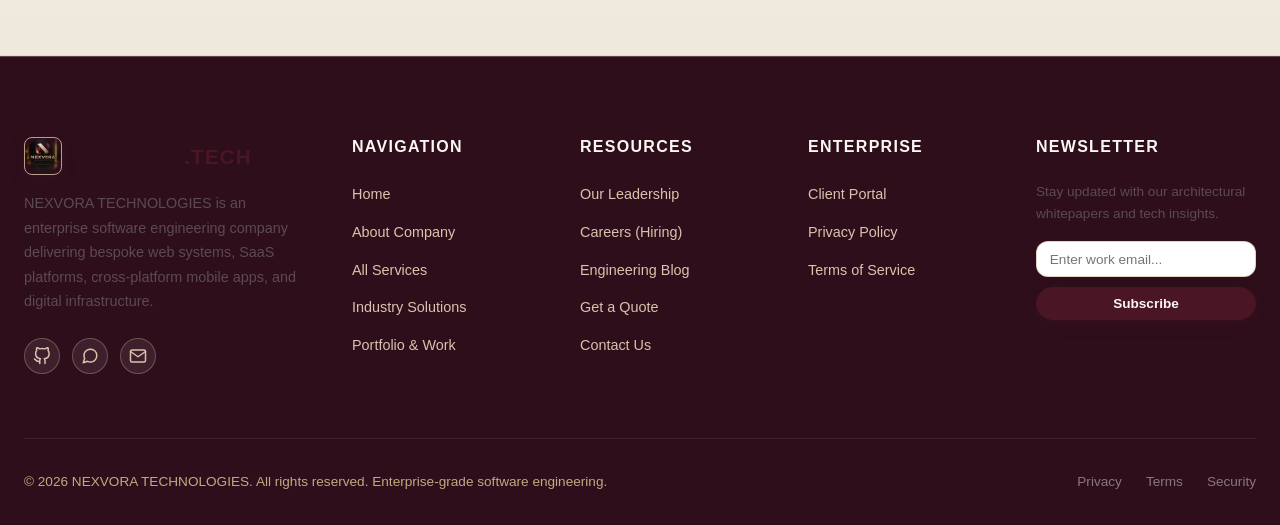
<file: project-details.html>
<!DOCTYPE html>
<html lang="en">
<head>
  <meta charset="UTF-8">
  <meta name="viewport" content="width=device-width, initial-scale=1.0">
  <meta name="description" content="Case Study: FinTech Core Gateway & Microservices Architecture by NEXVORA TECHNOLOGIES.">
  <title>Case Study: FinTech Core Gateway — NEXVORA TECHNOLOGIES</title>
  
  <link rel="stylesheet" href="style.css">
  <link rel="stylesheet" href="responsive.css">
</head>
<body>

  <!-- Top Sticky Header -->
  <header class="site-header" id="site-header">
    <div class="container nav-container">
      <a href="index.html" class="brand-logo" aria-label="NEXVORA TECHNOLOGIES Home">
        <img src="9600f248-9e25-4836-9e12-b158c3783639.png" alt="NEXVORA Logo" class="brand-logo-img">
        <span>NEXVORA<span class="highlight">.TECH</span></span>
      </a>

      <!-- Desktop Navigation Menu -->
      <nav aria-label="Primary Navigation">
        <ul class="nav-menu" id="nav-menu">
          <li><a href="index.html" class="nav-link">Home</a></li>
          <li><a href="about.html" class="nav-link">About</a></li>
          <li><a href="services.html" class="nav-link">Services</a></li>
          <li><a href="solutions.html" class="nav-link">Solutions</a></li>
          <li><a href="projects.html" class="nav-link active">Projects</a></li>
          <li><a href="team.html" class="nav-link">Team</a></li>
          <li><a href="careers.html" class="nav-link">Careers</a></li>
          <li><a href="blog.html" class="nav-link">Blog</a></li>
          <li><a href="contact.html" class="nav-link">Contact</a></li>
          <li class="nav-item-dropdown">
            <a href="javascript:void(0)" class="nav-link dropdown-toggle">
              <span>Portals</span>
              <span data-icon="chevronDown"></span>
            </a>
            <ul class="dropdown-menu">
              <li class="dropdown-item"><a href="client-dashboard.html">Client Portal</a></li>
            </ul>
          </li>
        </ul>
      </nav>

      <div class="nav-actions">
        <a href="quote.html" class="btn btn-primary btn-glow">Get a Quote</a>
      </div>

      <button class="mobile-toggle" id="mobile-toggle" aria-label="Toggle Navigation Menu">
        <span data-icon="menu"></span>
      </button>
    </div>
  </header>

  <!-- Case Study Header -->
  <section class="section" style="padding-top: 9rem; padding-bottom: 3.5rem;">
    <div class="container">
      <div style="margin-bottom: 1.5rem;">
        <a href="projects.html" style="color: var(--primary); font-size: 0.9rem; display: inline-flex; align-items: center; gap: 0.4rem;">
          &larr; Back to All Case Studies
        </a>
      </div>
      <div class="badge badge-indigo">Financial Technology Case Study</div>
      <h1 style="margin: 0.75rem 0 1.25rem 0;">FinTech Core Gateway &amp; Microservices</h1>
      <p class="section-subtitle" style="max-width: 800px;">
        Engineering an ultra-high concurrency financial ledger capable of routing 15,000 transactions per second with strict zero-loss guarantees and sub-millisecond settlement times.
      </p>

      <div style="display: flex; gap: 2rem; margin-top: 2rem; flex-wrap: wrap; padding-top: 1.5rem; border-top: 1px solid var(--border-subtle);">
        <div>
          <div style="font-size: 0.8rem; color: var(--text-dim); text-transform: uppercase;">Client Sector</div>
          <strong style="color: var(--text-main);">Nordic FinTech Group</strong>
        </div>
        <div>
          <div style="font-size: 0.8rem; color: var(--text-dim); text-transform: uppercase;">Engagement Type</div>
          <strong style="color: var(--text-main);">Full-Cycle Architecture &amp; Execution</strong>
        </div>
        <div>
          <div style="font-size: 0.8rem; color: var(--text-dim); text-transform: uppercase;">Primary Stack</div>
          <strong style="color: var(--primary);">Go, Redis Cluster, Docker, PostgreSQL</strong>
        </div>
        <div>
          <div style="font-size: 0.8rem; color: var(--text-dim); text-transform: uppercase;">Compliance</div>
          <strong style="color: var(--success);">PCI-DSS Level 1 &amp; ISO 27001</strong>
        </div>
      </div>
    </div>
  </section>

  <!-- Metrics Impact Banner -->
  <section class="section" style="padding-top: 0;">
    <div class="container">
      <div class="stats-grid">
        <div class="stat-box">
          <div class="stat-number" style="color: var(--primary);">15,000+</div>
          <div class="stat-label">Transactions / Sec</div>
          <div class="stat-desc">Peak load capability with zero queuing</div>
        </div>
        <div class="stat-box">
          <div class="stat-number" style="color: var(--success);">99.999%</div>
          <div class="stat-label">System Availability</div>
          <div class="stat-desc">Uninterrupted production uptime</div>
        </div>
        <div class="stat-box">
          <div class="stat-number" style="color: var(--secondary);">&lt; 3.8ms</div>
          <div class="stat-label">End-to-End Latency</div>
          <div class="stat-desc">From ingress gateway to ledger write</div>
        </div>
        <div class="stat-box">
          <div class="stat-number" style="color: var(--accent);">$0.00</div>
          <div class="stat-label">Reconciliation Discrepancy</div>
          <div class="stat-desc">Strict double-entry mathematical ledger</div>
        </div>
      </div>
    </div>
  </section>

  <!-- Deep Dive Content -->
  <section class="section section-alt">
    <div class="container">
      <div class="grid-2" style="align-items: flex-start; gap: 3.5rem;">
        <div>
          <h2 style="margin-bottom: 1.25rem;">The Engineering Challenge</h2>
          <p style="margin-bottom: 1.25rem;">
            The client was struggling with a legacy monolithic PHP/MySQL financial core that suffered severe database lock contention whenever concurrent transaction volumes crossed 800 req/sec. During peak market volatility, transactions were dropping, resulting in expensive manual reconciliations and regulatory compliance warnings.
          </p>

          <h2 style="margin-top: 2.5rem; margin-bottom: 1.25rem;">Architectural Solution</h2>
          <p style="margin-bottom: 1.25rem;">
            NEXVORA TECHNOLOGIES completely redesigned the transaction engine from first principles. We engineered a decoupled event-sourced architecture using compiled Go microservices:
          </p>
          <ul style="list-style: none; display: flex; flex-direction: column; gap: 0.9rem; margin-bottom: 2rem;">
            <li style="display: flex; gap: 0.6rem;">
              <span data-icon="check" style="color: var(--primary);"></span>
              <span><strong>Memory-Speed Ledger:</strong> An in-memory Redis cluster maintaining append-only transaction journals with instant AOF disk syncing.</span>
            </li>
            <li style="display: flex; gap: 0.6rem;">
              <span data-icon="check" style="color: var(--primary);"></span>
              <span><strong>Idempotency Enforcers:</strong> Cryptographic SHA-256 idempotency keys preventing any possibility of duplicate charges.</span>
            </li>
            <li style="display: flex; gap: 0.6rem;">
              <span data-icon="check" style="color: var(--primary);"></span>
              <span><strong>Asynchronous Settlement Queues:</strong> Kafka pipelines offloading database persistence, analytical reporting, and webhook dispatches.</span>
            </li>
          </ul>

          <div style="display: flex; gap: 1rem; flex-wrap: wrap;">
            <button class="btn btn-primary" onclick="window.Nexvora.showToast('Triggering Live Cluster Telemetry Simulation... Throughput: 15,420 tx/s, Error Rate: 0.00%', 'success');">
              Simulate Live Load Test
            </button>
            <a href="quote.html" class="btn btn-outline">Build Similar Architecture</a>
          </div>
        </div>

        <!-- Visual Architecture Diagram Card (100% Offline SVG) -->
        <div class="card" style="padding: 2rem; background: #FFFFFF; border: 1px solid rgba(216, 196, 172, 0.7);">
          <h4 style="margin-bottom: 1.5rem; color: var(--primary); display: flex; align-items: center; gap: 0.5rem;">
            <span data-icon="layers"></span> Microservices System Topology
          </h4>
          <svg viewBox="0 0 340 320" fill="none" style="width: 100%;">
            <!-- Client Ingress -->
            <rect x="95" y="10" width="150" height="36" rx="6" fill="#FAF7F2" stroke="#4A1525" stroke-width="1.5"/>
            <text x="170" y="32" fill="#4A1525" font-size="11" font-weight="700" text-anchor="middle" font-family="sans-serif">API INGRESS / TLS</text>

            <line x1="170" y1="46" x2="170" y2="70" stroke="#D97D6B" stroke-width="1.5" stroke-dasharray="3 3"/>

            <!-- Gateway Service -->
            <rect x="70" y="70" width="200" height="42" rx="6" fill="#FAF7F2" stroke="#D97D6B" stroke-width="1.5"/>
            <text x="170" y="94" fill="#2E0E1B" font-size="11" font-weight="600" text-anchor="middle" font-family="sans-serif">Go Idempotency Engine</text>

            <line x1="120" y1="112" x2="80" y2="150" stroke="#C5A880" stroke-width="1.5"/>
            <line x1="220" y1="112" x2="260" y2="150" stroke="#C5A880" stroke-width="1.5"/>

            <!-- Cache & Queue Nodes -->
            <rect x="20" y="150" width="120" height="45" rx="6" fill="#FAF7F2" stroke="#2A7B58" stroke-width="1.5"/>
            <text x="80" y="176" fill="#2A7B58" font-size="10" font-weight="700" text-anchor="middle" font-family="sans-serif">Redis Journal</text>

            <rect x="200" y="150" width="120" height="45" rx="6" fill="#FAF7F2" stroke="#C27D38" stroke-width="1.5"/>
            <text x="260" y="176" fill="#C27D38" font-size="10" font-weight="700" text-anchor="middle" font-family="sans-serif">Kafka Message Bus</text>

            <line x1="80" y1="195" x2="130" y2="245" stroke="#2A7B58" stroke-width="1.5"/>
            <line x1="260" y1="195" x2="210" y2="245" stroke="#C27D38" stroke-width="1.5"/>

            <!-- Relational Persistence -->
            <rect x="90" y="245" width="160" height="50" rx="8" fill="#FAF7F2" stroke="#4A1525" stroke-width="2"/>
            <text x="170" y="270" fill="#4A1525" font-size="11" font-weight="700" text-anchor="middle" font-family="sans-serif">PostgreSQL Cluster</text>
            <text x="170" y="285" fill="#5C4A52" font-size="9" text-anchor="middle" font-family="sans-serif">Master + Multi-Region Replicas</text>
          </svg>
        </div>
      </div>
    </div>
  </section>

  <!-- Footer -->
  <footer class="site-footer">
    <div class="container">
      <div class="footer-top">
        <div class="footer-col">
          <a href="index.html" class="brand-logo" style="margin-bottom: 1rem;">
            <img src="9600f248-9e25-4836-9e12-b158c3783639.png" alt="NEXVORA Logo" class="brand-logo-img">
            <span>NEXVORA<span class="highlight">.TECH</span></span>
          </a>
          <p style="font-size: 0.9rem; line-height: 1.7; margin-bottom: 1.5rem;">
            NEXVORA TECHNOLOGIES is an enterprise software engineering company delivering bespoke web systems, SaaS platforms, cross-platform mobile apps, and digital infrastructure.
          </p>
          <div class="social-links">
            <a href="https://github.com/Arifkhan1298" target="_blank" rel="noopener noreferrer" class="social-link" title="GitHub - Arifkhan1298" data-icon="github"></a>
            <a href="https://wa.me/923138983870" target="_blank" rel="noopener noreferrer" class="social-link" title="WhatsApp - 03138983870" data-icon="whatsapp"></a>
            <a href="mailto:arifkhankkhan002@gmail.com" class="social-link" title="Email Arifullah" data-icon="email"></a>
          </div>
        </div>

        <div class="footer-col">
          <h4>Navigation</h4>
          <ul class="footer-links">
            <li><a href="index.html">Home</a></li>
            <li><a href="about.html">About Company</a></li>
            <li><a href="services.html">All Services</a></li>
            <li><a href="solutions.html">Industry Solutions</a></li>
            <li><a href="projects.html">Portfolio &amp; Work</a></li>
          </ul>
        </div>

        <div class="footer-col">
          <h4>Resources</h4>
          <ul class="footer-links">
            <li><a href="team.html">Our Leadership</a></li>
            <li><a href="careers.html">Careers (Hiring)</a></li>
            <li><a href="blog.html">Engineering Blog</a></li>
            <li><a href="quote.html">Get a Quote</a></li>
            <li><a href="contact.html">Contact Us</a></li>
          </ul>
        </div>

        <div class="footer-col">
          <h4>Enterprise</h4>
          <ul class="footer-links">
            <li><a href="client-dashboard.html">Client Portal</a></li>
            <li><a href="privacy.html">Privacy Policy</a></li>
            <li><a href="terms.html">Terms of Service</a></li>
          </ul>
        </div>

        <div class="footer-col">
          <h4>Newsletter</h4>
          <p style="font-size: 0.85rem; margin-bottom: 1rem;">Stay updated with our architectural whitepapers and tech insights.</p>
          <form onsubmit="event.preventDefault(); window.Nexvora.showToast('Subscribed to NEXVORA Tech Insights!', 'success'); this.reset();" style="display:flex; flex-direction:column; gap:0.6rem;">
            <input type="email" required placeholder="Enter work email..." class="form-control" style="font-size:0.85rem; padding:0.6rem 0.8rem;">
            <button type="submit" class="btn btn-primary btn-sm">Subscribe</button>
          </form>
        </div>
      </div>

      <div class="footer-bottom">
        <div>&copy; 2026 NEXVORA TECHNOLOGIES. All rights reserved. Enterprise-grade software engineering.</div>
        <div style="display:flex; gap:1.5rem;">
          <a href="privacy.html" style="color:var(--text-dim);">Privacy</a>
          <a href="terms.html" style="color:var(--text-dim);">Terms</a>
          <a href="contact.html" style="color:var(--text-dim);">Security</a>
        </div>
      </div>
    </div>
  </footer>

  <button id="back-to-top" class="back-to-top" aria-label="Back to Top">
    <svg width="20" height="20" viewBox="0 0 24 24" fill="none" stroke="currentColor" stroke-width="2.5"><polyline points="18 15 12 9 6 15"></polyline></svg>
  </button>

  <script src="script.js"></script>
</body>
</html>
</file>
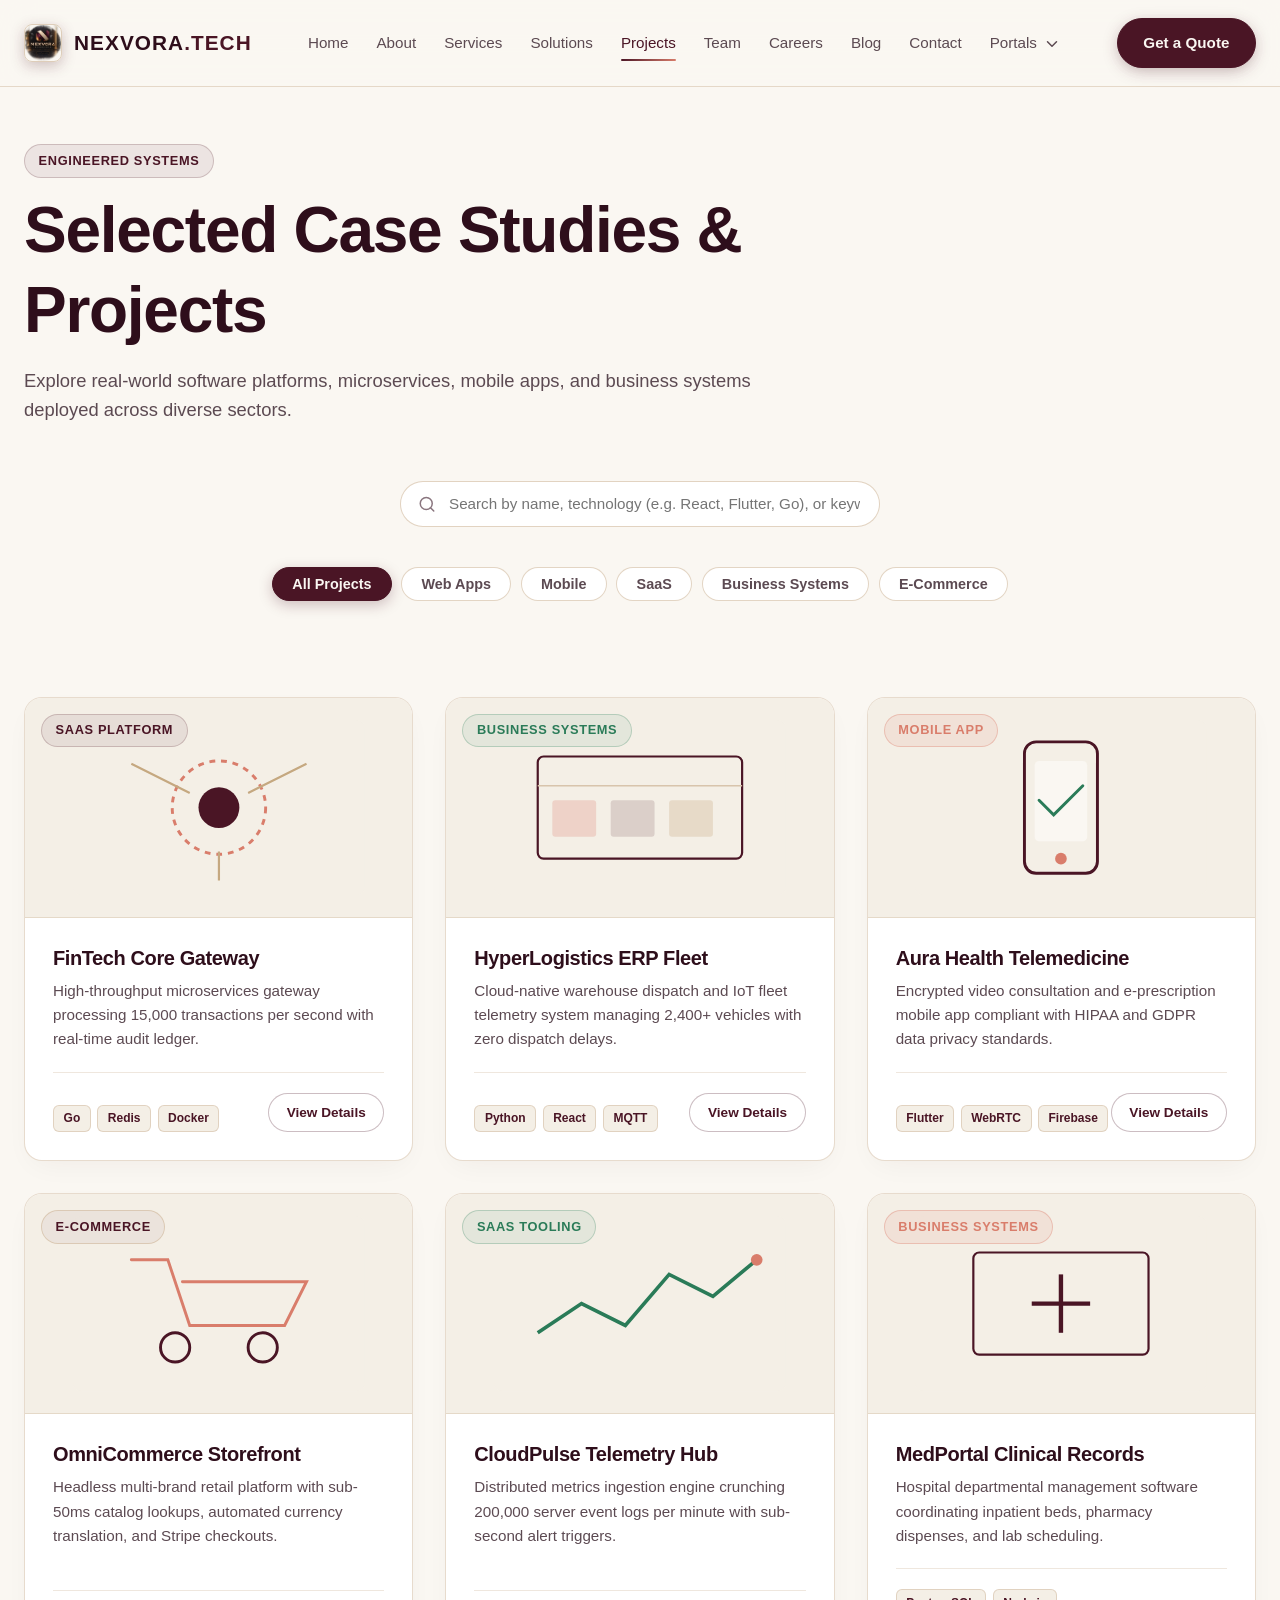
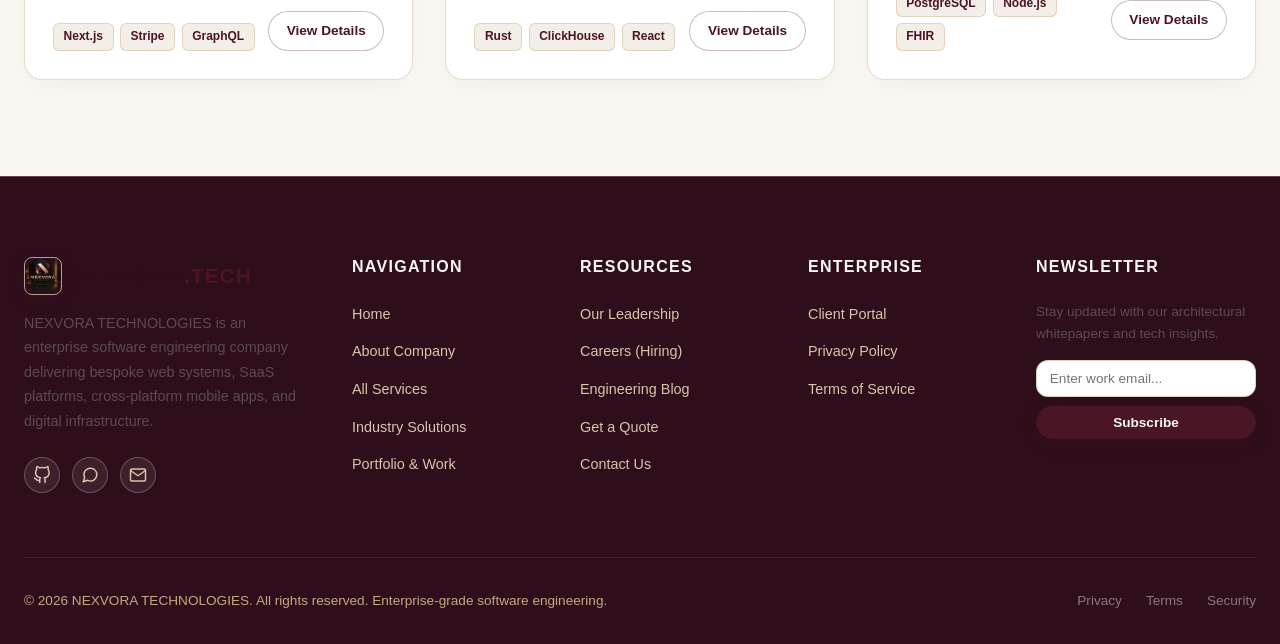
<file: projects.html>
<!DOCTYPE html>
<html lang="en">
<head>
  <meta charset="UTF-8">
  <meta name="viewport" content="width=device-width, initial-scale=1.0">
  <meta name="description" content="NEXVORA TECHNOLOGIES Portfolio — Case studies of enterprise software, cloud platforms, mobile apps, and systems.">
  <title>Projects &amp; Case Studies — NEXVORA TECHNOLOGIES</title>
  
  <link rel="stylesheet" href="style.css">
  <link rel="stylesheet" href="responsive.css">
</head>
<body>

  <!-- Top Sticky Header -->
  <header class="site-header" id="site-header">
    <div class="container nav-container">
      <a href="index.html" class="brand-logo" aria-label="NEXVORA TECHNOLOGIES Home">
        <img src="9600f248-9e25-4836-9e12-b158c3783639.png" alt="NEXVORA Logo" class="brand-logo-img">
        <span>NEXVORA<span class="highlight">.TECH</span></span>
      </a>

      <!-- Desktop Navigation Menu -->
      <nav aria-label="Primary Navigation">
        <ul class="nav-menu" id="nav-menu">
          <li><a href="index.html" class="nav-link">Home</a></li>
          <li><a href="about.html" class="nav-link">About</a></li>
          <li><a href="services.html" class="nav-link">Services</a></li>
          <li><a href="solutions.html" class="nav-link">Solutions</a></li>
          <li><a href="projects.html" class="nav-link active">Projects</a></li>
          <li><a href="team.html" class="nav-link">Team</a></li>
          <li><a href="careers.html" class="nav-link">Careers</a></li>
          <li><a href="blog.html" class="nav-link">Blog</a></li>
          <li><a href="contact.html" class="nav-link">Contact</a></li>
          <li class="nav-item-dropdown">
            <a href="javascript:void(0)" class="nav-link dropdown-toggle">
              <span>Portals</span>
              <span data-icon="chevronDown"></span>
            </a>
            <ul class="dropdown-menu">
              <li class="dropdown-item"><a href="client-dashboard.html">Client Portal</a></li>
            </ul>
          </li>
        </ul>
      </nav>

      <div class="nav-actions">
        <a href="quote.html" class="btn btn-primary btn-glow">Get a Quote</a>
      </div>

      <button class="mobile-toggle" id="mobile-toggle" aria-label="Toggle Navigation Menu">
        <span data-icon="menu"></span>
      </button>
    </div>
  </header>

  <!-- Page Header -->
  <section class="section" style="padding-top: 9rem; padding-bottom: 3.5rem;">
    <div class="container">
      <div class="section-header text-left">
        <div class="badge badge-indigo">Engineered Systems</div>
        <h1 style="margin-top: 0.75rem;">Selected Case Studies &amp; Projects</h1>
        <p class="section-subtitle">
          Explore real-world software platforms, microservices, mobile apps, and business systems deployed across diverse sectors.
        </p>
      </div>

      <!-- Real-Time Search Bar -->
      <div class="search-wrapper">
        <span class="search-icon" data-icon="search"></span>
        <input type="text" id="project-search" class="search-input" placeholder="Search by name, technology (e.g. React, Flutter, Go), or keyword...">
      </div>

      <!-- Category Filter Bar -->
      <div class="filter-bar">
        <button class="filter-btn project-filter-btn active" data-filter="all">All Projects</button>
        <button class="filter-btn project-filter-btn" data-filter="web">Web Apps</button>
        <button class="filter-btn project-filter-btn" data-filter="mobile">Mobile</button>
        <button class="filter-btn project-filter-btn" data-filter="saas">SaaS</button>
        <button class="filter-btn project-filter-btn" data-filter="bms">Business Systems</button>
        <button class="filter-btn project-filter-btn" data-filter="ecommerce">E-Commerce</button>
      </div>
    </div>
  </section>

  <!-- Projects Grid -->
  <section class="section" style="padding-top: 0;">
    <div class="container">
      <div class="grid-3" id="projects-container">

        <!-- Project 1: FinTech Core Gateway -->
        <div class="project-card" data-category="saas web" data-tech="Go Redis Docker PostgreSQL">
          <div class="project-thumb">
            <svg class="preview-graphic" viewBox="0 0 200 120" fill="none">
              <rect width="200" height="120" rx="6" fill="#F4EFE6"/>
              <circle cx="100" cy="60" r="32" stroke="#D97D6B" stroke-width="2" stroke-dasharray="4 4"/>
              <circle cx="100" cy="60" r="14" fill="#4A1525"/>
              <path d="M40 30 L80 50 M160 30 L120 50 M100 90 L100 110" stroke="#C5A880" stroke-width="1.5"/>
            </svg>
            <div class="project-overlay-badge badge badge-indigo">SaaS Platform</div>
          </div>
          <div class="project-info">
            <h3 class="project-title">FinTech Core Gateway</h3>
            <p class="project-desc">High-throughput microservices gateway processing 15,000 transactions per second with real-time audit ledger.</p>
            <div class="project-footer">
              <div class="service-tech-tags" style="border:none; padding:0;">
                <span class="tech-tag">Go</span>
                <span class="tech-tag">Redis</span>
                <span class="tech-tag">Docker</span>
              </div>
              <a href="project-details.html?id=fintech" class="btn btn-sm btn-outline">View Details</a>
            </div>
          </div>
        </div>

        <!-- Project 2: HyperLogistics ERP -->
        <div class="project-card" data-category="bms web" data-tech="Python React Fastify MQTT MySQL">
          <div class="project-thumb">
            <svg class="preview-graphic" viewBox="0 0 200 120" fill="none">
              <rect width="200" height="120" rx="6" fill="#F4EFE6"/>
              <rect x="30" y="25" width="140" height="70" rx="4" stroke="#4A1525" stroke-width="1.5"/>
              <line x1="30" y1="45" x2="170" y2="45" stroke="#D8C4AC"/>
              <rect x="40" y="55" width="30" height="25" rx="2" fill="rgba(217,125,107,0.25)"/>
              <rect x="80" y="55" width="30" height="25" rx="2" fill="rgba(74,21,37,0.15)"/>
              <rect x="120" y="55" width="30" height="25" rx="2" fill="rgba(197,168,128,0.3)"/>
            </svg>
            <div class="project-overlay-badge badge badge-emerald">Business Systems</div>
          </div>
          <div class="project-info">
            <h3 class="project-title">HyperLogistics ERP Fleet</h3>
            <p class="project-desc">Cloud-native warehouse dispatch and IoT fleet telemetry system managing 2,400+ vehicles with zero dispatch delays.</p>
            <div class="project-footer">
              <div class="service-tech-tags" style="border:none; padding:0;">
                <span class="tech-tag">Python</span>
                <span class="tech-tag">React</span>
                <span class="tech-tag">MQTT</span>
              </div>
              <a href="project-details.html?id=logistics" class="btn btn-sm btn-outline">View Details</a>
            </div>
          </div>
        </div>

        <!-- Project 3: Aura Telemedicine App -->
        <div class="project-card" data-category="mobile" data-tech="Flutter WebRTC Firebase Kotlin">
          <div class="project-thumb">
            <svg class="preview-graphic" viewBox="0 0 200 120" fill="none">
              <rect width="200" height="120" rx="6" fill="#F4EFE6"/>
              <rect x="75" y="15" width="50" height="90" rx="8" stroke="#4A1525" stroke-width="2"/>
              <circle cx="100" cy="95" r="4" fill="#D97D6B"/>
              <rect x="82" y="28" width="36" height="55" rx="3" fill="#FAF7F2"/>
              <path d="M85 55 L95 65 L115 45" stroke="#2A7B58" stroke-width="2" stroke-linecap="round"/>
            </svg>
            <div class="project-overlay-badge badge badge-purple">Mobile App</div>
          </div>
          <div class="project-info">
            <h3 class="project-title">Aura Health Telemedicine</h3>
            <p class="project-desc">Encrypted video consultation and e-prescription mobile app compliant with HIPAA and GDPR data privacy standards.</p>
            <div class="project-footer">
              <div class="service-tech-tags" style="border:none; padding:0;">
                <span class="tech-tag">Flutter</span>
                <span class="tech-tag">WebRTC</span>
                <span class="tech-tag">Firebase</span>
              </div>
              <a href="project-details.html?id=aura" class="btn btn-sm btn-outline">View Details</a>
            </div>
          </div>
        </div>

        <!-- Project 4: OmniCommerce Engine -->
        <div class="project-card" data-category="ecommerce web" data-tech="TypeScript Next.js Stripe GraphQL">
          <div class="project-thumb">
            <svg class="preview-graphic" viewBox="0 0 200 120" fill="none">
              <rect width="200" height="120" rx="6" fill="#F4EFE6"/>
              <circle cx="70" cy="90" r="10" stroke="#4A1525" stroke-width="2"/>
              <circle cx="130" cy="90" r="10" stroke="#4A1525" stroke-width="2"/>
              <path d="M40 30 H65 L80 75 H145 L160 45 H75" stroke="#D97D6B" stroke-width="2" stroke-linecap="round"/>
            </svg>
            <div class="project-overlay-badge badge">E-Commerce</div>
          </div>
          <div class="project-info">
            <h3 class="project-title">OmniCommerce Storefront</h3>
            <p class="project-desc">Headless multi-brand retail platform with sub-50ms catalog lookups, automated currency translation, and Stripe checkouts.</p>
            <div class="project-footer">
              <div class="service-tech-tags" style="border:none; padding:0;">
                <span class="tech-tag">Next.js</span>
                <span class="tech-tag">Stripe</span>
                <span class="tech-tag">GraphQL</span>
              </div>
              <a href="project-details.html?id=ecommerce" class="btn btn-sm btn-outline">View Details</a>
            </div>
          </div>
        </div>

        <!-- Project 5: CloudPulse Observability -->
        <div class="project-card" data-category="saas web" data-tech="React Rust ClickHouse WebSockets">
          <div class="project-thumb">
            <svg class="preview-graphic" viewBox="0 0 200 120" fill="none">
              <rect width="200" height="120" rx="6" fill="#F4EFE6"/>
              <polyline points="30,80 60,60 90,75 120,40 150,55 180,30" stroke="#2A7B58" stroke-width="2.5" fill="none"/>
              <circle cx="180" cy="30" r="4" fill="#D97D6B"/>
            </svg>
            <div class="project-overlay-badge badge badge-emerald">SaaS Tooling</div>
          </div>
          <div class="project-info">
            <h3 class="project-title">CloudPulse Telemetry Hub</h3>
            <p class="project-desc">Distributed metrics ingestion engine crunching 200,000 server event logs per minute with sub-second alert triggers.</p>
            <div class="project-footer">
              <div class="service-tech-tags" style="border:none; padding:0;">
                <span class="tech-tag">Rust</span>
                <span class="tech-tag">ClickHouse</span>
                <span class="tech-tag">React</span>
              </div>
              <a href="project-details.html?id=telemetry" class="btn btn-sm btn-outline">View Details</a>
            </div>
          </div>
        </div>

        <!-- Project 6: MedPortal Clinical EHR -->
        <div class="project-card" data-category="bms web" data-tech="PostgreSQL Node.js Angular Docker">
          <div class="project-thumb">
            <svg class="preview-graphic" viewBox="0 0 200 120" fill="none">
              <rect width="200" height="120" rx="6" fill="#F4EFE6"/>
              <rect x="40" y="25" width="120" height="70" rx="4" stroke="#4A1525" stroke-width="1.5"/>
              <line x1="100" y1="40" x2="100" y2="80" stroke="#4A1525" stroke-width="3"/>
              <line x1="80" y1="60" x2="120" y2="60" stroke="#4A1525" stroke-width="3"/>
            </svg>
            <div class="project-overlay-badge badge badge-purple">Business Systems</div>
          </div>
          <div class="project-info">
            <h3 class="project-title">MedPortal Clinical Records</h3>
            <p class="project-desc">Hospital departmental management software coordinating inpatient beds, pharmacy dispenses, and lab scheduling.</p>
            <div class="project-footer">
              <div class="service-tech-tags" style="border:none; padding:0;">
                <span class="tech-tag">PostgreSQL</span>
                <span class="tech-tag">Node.js</span>
                <span class="tech-tag">FHIR</span>
              </div>
              <a href="project-details.html?id=medportal" class="btn btn-sm btn-outline">View Details</a>
            </div>
          </div>
        </div>

      </div>
    </div>
  </section>

  <!-- Footer -->
  <footer class="site-footer">
    <div class="container">
      <div class="footer-top">
        <div class="footer-col">
          <a href="index.html" class="brand-logo" style="margin-bottom: 1rem;">
            <img src="9600f248-9e25-4836-9e12-b158c3783639.png" alt="NEXVORA Logo" class="brand-logo-img">
            <span>NEXVORA<span class="highlight">.TECH</span></span>
          </a>
          <p style="font-size: 0.9rem; line-height: 1.7; margin-bottom: 1.5rem;">
            NEXVORA TECHNOLOGIES is an enterprise software engineering company delivering bespoke web systems, SaaS platforms, cross-platform mobile apps, and digital infrastructure.
          </p>
          <div class="social-links">
            <a href="https://github.com/Arifkhan1298" target="_blank" rel="noopener noreferrer" class="social-link" title="GitHub - Arifkhan1298" data-icon="github"></a>
            <a href="https://wa.me/923138983870" target="_blank" rel="noopener noreferrer" class="social-link" title="WhatsApp - 03138983870" data-icon="whatsapp"></a>
            <a href="mailto:arifkhankkhan002@gmail.com" class="social-link" title="Email Arifullah" data-icon="email"></a>
          </div>
        </div>

        <div class="footer-col">
          <h4>Navigation</h4>
          <ul class="footer-links">
            <li><a href="index.html">Home</a></li>
            <li><a href="about.html">About Company</a></li>
            <li><a href="services.html">All Services</a></li>
            <li><a href="solutions.html">Industry Solutions</a></li>
            <li><a href="projects.html">Portfolio &amp; Work</a></li>
          </ul>
        </div>

        <div class="footer-col">
          <h4>Resources</h4>
          <ul class="footer-links">
            <li><a href="team.html">Our Leadership</a></li>
            <li><a href="careers.html">Careers (Hiring)</a></li>
            <li><a href="blog.html">Engineering Blog</a></li>
            <li><a href="quote.html">Get a Quote</a></li>
            <li><a href="contact.html">Contact Us</a></li>
          </ul>
        </div>

        <div class="footer-col">
          <h4>Enterprise</h4>
          <ul class="footer-links">
            <li><a href="client-dashboard.html">Client Portal</a></li>
            <li><a href="privacy.html">Privacy Policy</a></li>
            <li><a href="terms.html">Terms of Service</a></li>
          </ul>
        </div>

        <div class="footer-col">
          <h4>Newsletter</h4>
          <p style="font-size: 0.85rem; margin-bottom: 1rem;">Stay updated with our architectural whitepapers and tech insights.</p>
          <form onsubmit="event.preventDefault(); window.Nexvora.showToast('Subscribed to NEXVORA Tech Insights!', 'success'); this.reset();" style="display:flex; flex-direction:column; gap:0.6rem;">
            <input type="email" required placeholder="Enter work email..." class="form-control" style="font-size:0.85rem; padding:0.6rem 0.8rem;">
            <button type="submit" class="btn btn-primary btn-sm">Subscribe</button>
          </form>
        </div>
      </div>

      <div class="footer-bottom">
        <div>&copy; 2026 NEXVORA TECHNOLOGIES. All rights reserved. Enterprise-grade software engineering.</div>
        <div style="display:flex; gap:1.5rem;">
          <a href="privacy.html" style="color:var(--text-dim);">Privacy</a>
          <a href="terms.html" style="color:var(--text-dim);">Terms</a>
          <a href="contact.html" style="color:var(--text-dim);">Security</a>
        </div>
      </div>
    </div>
  </footer>

  <button id="back-to-top" class="back-to-top" aria-label="Back to Top">
    <svg width="20" height="20" viewBox="0 0 24 24" fill="none" stroke="currentColor" stroke-width="2.5"><polyline points="18 15 12 9 6 15"></polyline></svg>
  </button>

  <script src="script.js"></script>
</body>
</html>
</file>
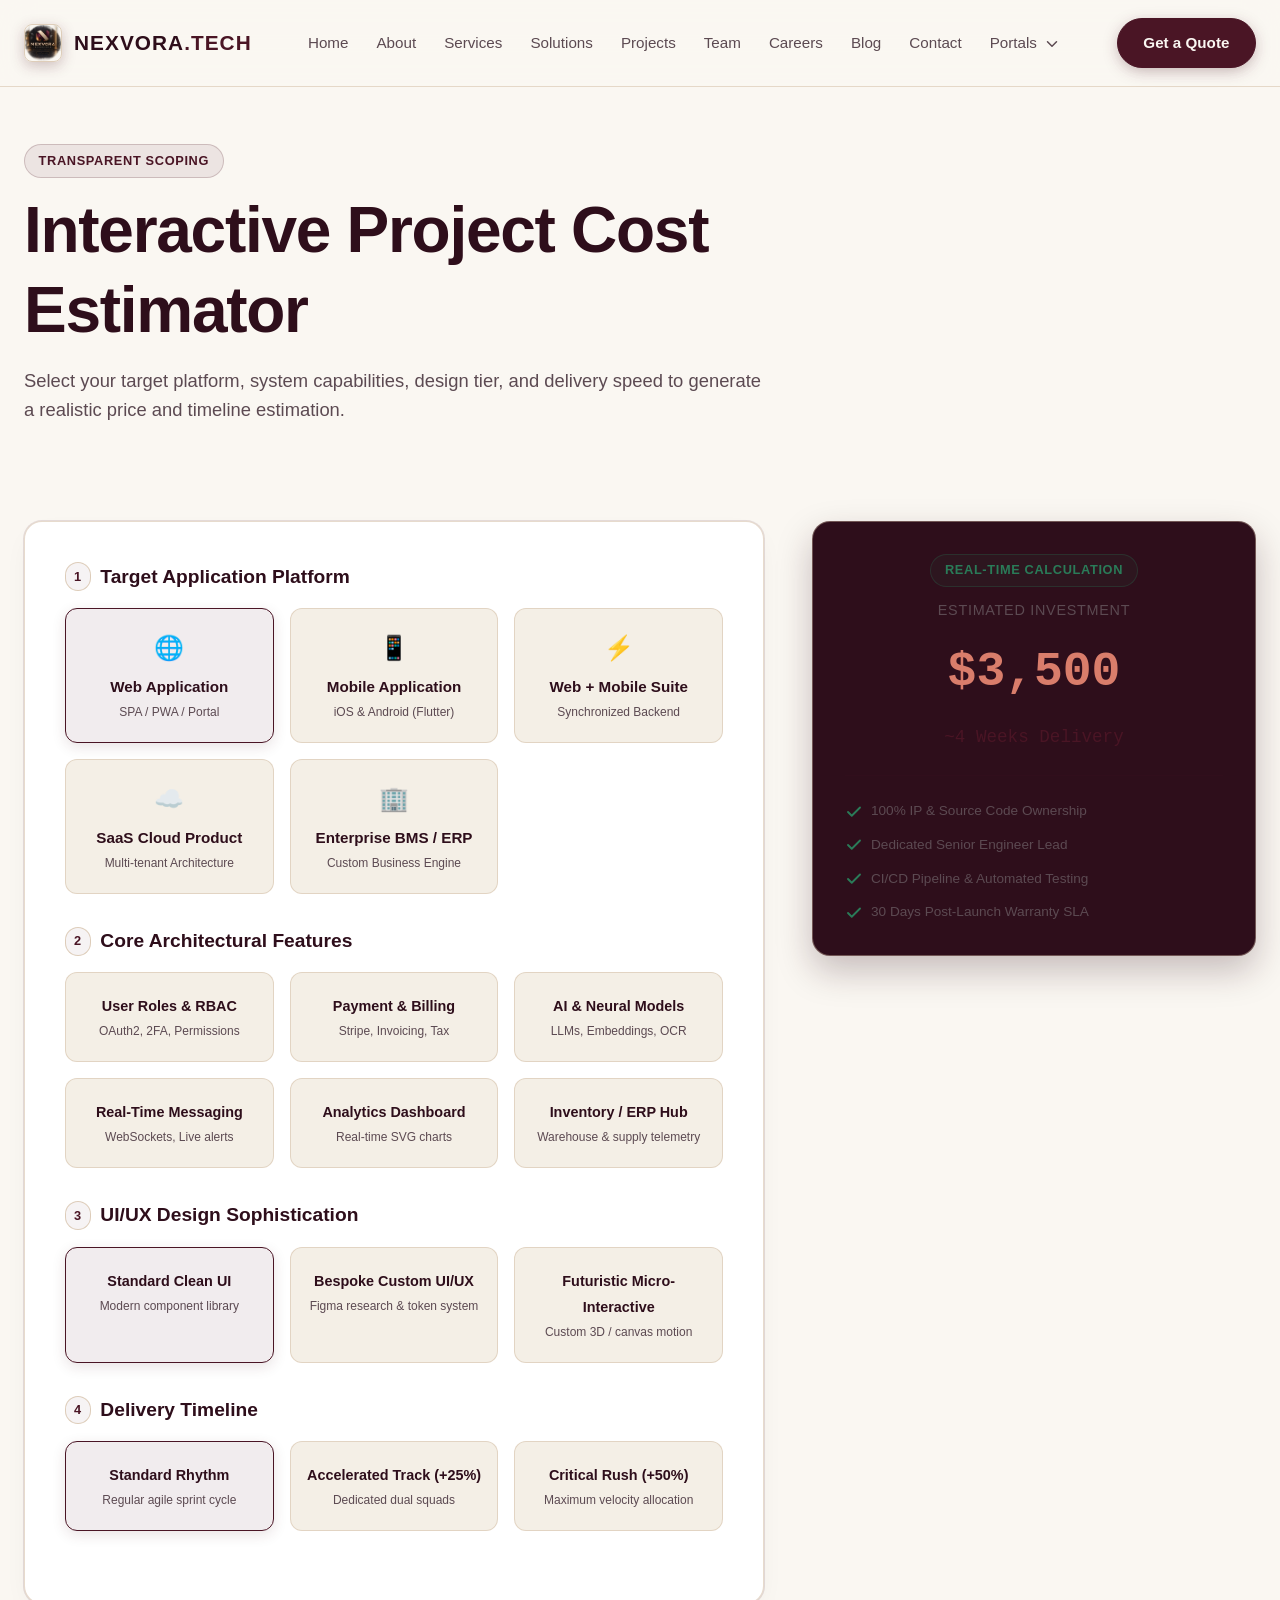
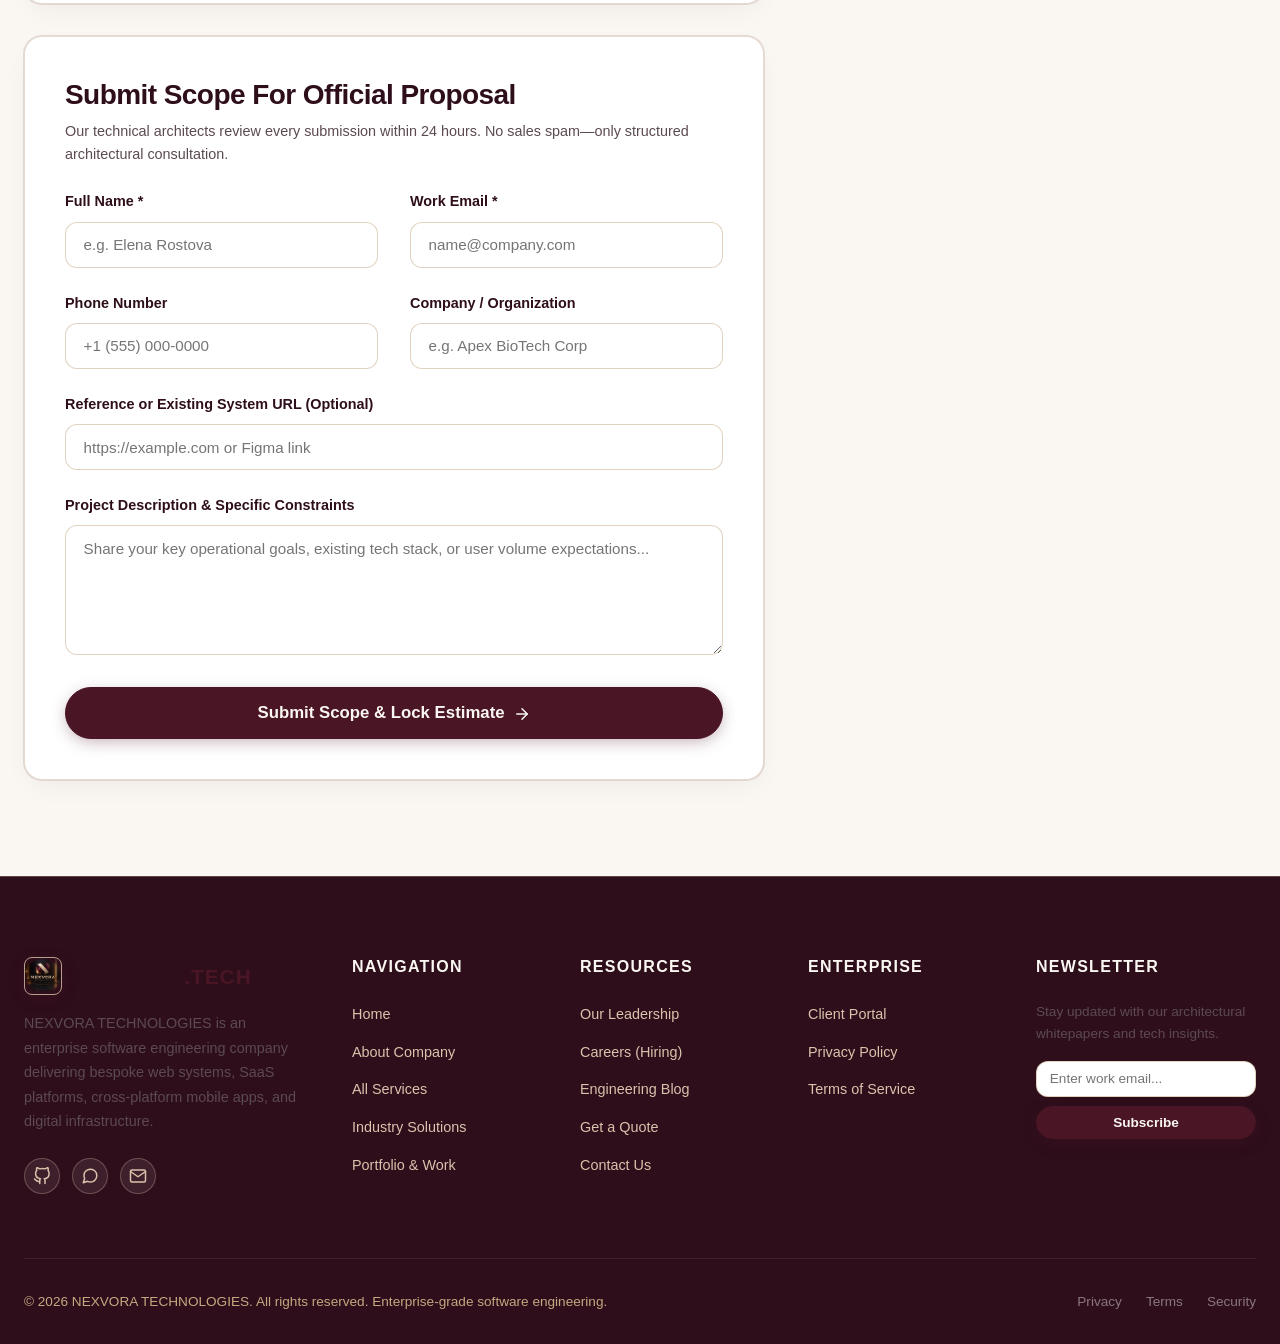
<file: quote.html>
<!DOCTYPE html>
<html lang="en">
<head>
  <meta charset="UTF-8">
  <meta name="viewport" content="width=device-width, initial-scale=1.0">
  <meta name="description" content="Calculate your software project scope and estimated investment with NEXVORA TECHNOLOGIES' interactive quote calculator.">
  <title>Start a Project &amp; Get a Quote — NEXVORA TECHNOLOGIES</title>
  
  <link rel="stylesheet" href="style.css">
  <link rel="stylesheet" href="responsive.css">
</head>
<body>

  <!-- Top Sticky Header -->
  <header class="site-header" id="site-header">
    <div class="container nav-container">
      <a href="index.html" class="brand-logo" aria-label="NEXVORA TECHNOLOGIES Home">
        <img src="9600f248-9e25-4836-9e12-b158c3783639.png" alt="NEXVORA Logo" class="brand-logo-img">
        <span>NEXVORA<span class="highlight">.TECH</span></span>
      </a>

      <!-- Desktop Navigation Menu -->
      <nav aria-label="Primary Navigation">
        <ul class="nav-menu" id="nav-menu">
          <li><a href="index.html" class="nav-link">Home</a></li>
          <li><a href="about.html" class="nav-link">About</a></li>
          <li><a href="services.html" class="nav-link">Services</a></li>
          <li><a href="solutions.html" class="nav-link">Solutions</a></li>
          <li><a href="projects.html" class="nav-link">Projects</a></li>
          <li><a href="team.html" class="nav-link">Team</a></li>
          <li><a href="careers.html" class="nav-link">Careers</a></li>
          <li><a href="blog.html" class="nav-link">Blog</a></li>
          <li><a href="contact.html" class="nav-link">Contact</a></li>
          <li class="nav-item-dropdown">
            <a href="javascript:void(0)" class="nav-link dropdown-toggle">
              <span>Portals</span>
              <span data-icon="chevronDown"></span>
            </a>
            <ul class="dropdown-menu">
              <li class="dropdown-item"><a href="client-dashboard.html">Client Portal</a></li>
            </ul>
          </li>
        </ul>
      </nav>

      <div class="nav-actions">
        <a href="quote.html" class="btn btn-primary btn-glow">Get a Quote</a>
      </div>

      <button class="mobile-toggle" id="mobile-toggle" aria-label="Toggle Navigation Menu">
        <span data-icon="menu"></span>
      </button>
    </div>
  </header>

  <!-- Page Header -->
  <section class="section" style="padding-top: 9rem; padding-bottom: 2.5rem;">
    <div class="container">
      <div class="section-header text-left">
        <div class="badge badge-indigo">Transparent Scoping</div>
        <h1 style="margin-top: 0.75rem;">Interactive Project Cost Estimator</h1>
        <p class="section-subtitle">
          Select your target platform, system capabilities, design tier, and delivery speed to generate a realistic price and timeline estimation.
        </p>
      </div>
    </div>
  </section>

  <!-- Interactive Scope & Quote Calculator -->
  <section class="section" style="padding-top: 0;">
    <div class="container">
      <form id="quote-calc-form">
        <div class="grid-2" style="grid-template-columns: 1.25fr 0.75fr; align-items: flex-start; gap: 3rem;">
          
          <!-- Left: Scope Configurator -->
          <div>
            <!-- Step 1: Platform Selection -->
            <div class="calc-card" style="margin-bottom: 2rem;">
              <div class="calc-step-title">
                <span class="badge" style="padding:0.2rem 0.5rem;">1</span> Target Application Platform
              </div>
              <div class="calc-options-grid">
                <label class="calc-option-card selected">
                  <input type="radio" name="platform" value="web" checked>
                  <div style="font-size:1.5rem; margin-bottom:0.4rem;">🌐</div>
                  <strong style="color:var(--text-main); font-size:0.95rem;">Web Application</strong>
                  <div style="font-size:0.75rem; color:var(--text-muted); margin-top:0.2rem;">SPA / PWA / Portal</div>
                </label>
                <label class="calc-option-card">
                  <input type="radio" name="platform" value="mobile">
                  <div style="font-size:1.5rem; margin-bottom:0.4rem;">📱</div>
                  <strong style="color:var(--text-main); font-size:0.95rem;">Mobile Application</strong>
                  <div style="font-size:0.75rem; color:var(--text-muted); margin-top:0.2rem;">iOS &amp; Android (Flutter)</div>
                </label>
                <label class="calc-option-card">
                  <input type="radio" name="platform" value="cross">
                  <div style="font-size:1.5rem; margin-bottom:0.4rem;">⚡</div>
                  <strong style="color:var(--text-main); font-size:0.95rem;">Web + Mobile Suite</strong>
                  <div style="font-size:0.75rem; color:var(--text-muted); margin-top:0.2rem;">Synchronized Backend</div>
                </label>
                <label class="calc-option-card">
                  <input type="radio" name="platform" value="saas">
                  <div style="font-size:1.5rem; margin-bottom:0.4rem;">☁️</div>
                  <strong style="color:var(--text-main); font-size:0.95rem;">SaaS Cloud Product</strong>
                  <div style="font-size:0.75rem; color:var(--text-muted); margin-top:0.2rem;">Multi-tenant Architecture</div>
                </label>
                <label class="calc-option-card">
                  <input type="radio" name="platform" value="enterprise">
                  <div style="font-size:1.5rem; margin-bottom:0.4rem;">🏢</div>
                  <strong style="color:var(--text-main); font-size:0.95rem;">Enterprise BMS / ERP</strong>
                  <div style="font-size:0.75rem; color:var(--text-muted); margin-top:0.2rem;">Custom Business Engine</div>
                </label>
              </div>

              <!-- Step 2: System Features & Modules -->
              <div class="calc-step-title" style="margin-top: 2rem;">
                <span class="badge" style="padding:0.2rem 0.5rem;">2</span> Core Architectural Features
              </div>
              <div class="calc-options-grid">
                <label class="calc-option-card">
                  <input type="checkbox" name="features" value="auth">
                  <strong style="color:var(--text-main); font-size:0.9rem;">User Roles &amp; RBAC</strong>
                  <div style="font-size:0.75rem; color:var(--text-muted); margin-top:0.2rem;">OAuth2, 2FA, Permissions</div>
                </label>
                <label class="calc-option-card">
                  <input type="checkbox" name="features" value="payment">
                  <strong style="color:var(--text-main); font-size:0.9rem;">Payment &amp; Billing</strong>
                  <div style="font-size:0.75rem; color:var(--text-muted); margin-top:0.2rem;">Stripe, Invoicing, Tax</div>
                </label>
                <label class="calc-option-card">
                  <input type="checkbox" name="features" value="ai">
                  <strong style="color:var(--text-main); font-size:0.9rem;">AI &amp; Neural Models</strong>
                  <div style="font-size:0.75rem; color:var(--text-muted); margin-top:0.2rem;">LLMs, Embeddings, OCR</div>
                </label>
                <label class="calc-option-card">
                  <input type="checkbox" name="features" value="chat">
                  <strong style="color:var(--text-main); font-size:0.9rem;">Real-Time Messaging</strong>
                  <div style="font-size:0.75rem; color:var(--text-muted); margin-top:0.2rem;">WebSockets, Live alerts</div>
                </label>
                <label class="calc-option-card">
                  <input type="checkbox" name="features" value="analytics">
                  <strong style="color:var(--text-main); font-size:0.9rem;">Analytics Dashboard</strong>
                  <div style="font-size:0.75rem; color:var(--text-muted); margin-top:0.2rem;">Real-time SVG charts</div>
                </label>
                <label class="calc-option-card">
                  <input type="checkbox" name="features" value="bms">
                  <strong style="color:var(--text-main); font-size:0.9rem;">Inventory / ERP Hub</strong>
                  <div style="font-size:0.75rem; color:var(--text-muted); margin-top:0.2rem;">Warehouse &amp; supply telemetry</div>
                </label>
              </div>

              <!-- Step 3: Design Tier -->
              <div class="calc-step-title" style="margin-top: 2rem;">
                <span class="badge" style="padding:0.2rem 0.5rem;">3</span> UI/UX Design Sophistication
              </div>
              <div class="calc-options-grid">
                <label class="calc-option-card selected">
                  <input type="radio" name="design" value="clean" checked>
                  <strong style="color:var(--text-main); font-size:0.9rem;">Standard Clean UI</strong>
                  <div style="font-size:0.75rem; color:var(--text-muted); margin-top:0.2rem;">Modern component library</div>
                </label>
                <label class="calc-option-card">
                  <input type="radio" name="design" value="custom">
                  <strong style="color:var(--text-main); font-size:0.9rem;">Bespoke Custom UI/UX</strong>
                  <div style="font-size:0.75rem; color:var(--text-muted); margin-top:0.2rem;">Figma research &amp; token system</div>
                </label>
                <label class="calc-option-card">
                  <input type="radio" name="design" value="premium3d">
                  <strong style="color:var(--text-main); font-size:0.9rem;">Futuristic Micro-Interactive</strong>
                  <div style="font-size:0.75rem; color:var(--text-muted); margin-top:0.2rem;">Custom 3D / canvas motion</div>
                </label>
              </div>

              <!-- Step 4: Urgency Timeline -->
              <div class="calc-step-title" style="margin-top: 2rem;">
                <span class="badge" style="padding:0.2rem 0.5rem;">4</span> Delivery Timeline
              </div>
              <div class="calc-options-grid">
                <label class="calc-option-card selected">
                  <input type="radio" name="urgency" value="standard" checked>
                  <strong style="color:var(--text-main); font-size:0.9rem;">Standard Rhythm</strong>
                  <div style="font-size:0.75rem; color:var(--text-muted); margin-top:0.2rem;">Regular agile sprint cycle</div>
                </label>
                <label class="calc-option-card">
                  <input type="radio" name="urgency" value="accelerated">
                  <strong style="color:var(--text-main); font-size:0.9rem;">Accelerated Track (+25%)</strong>
                  <div style="font-size:0.75rem; color:var(--text-muted); margin-top:0.2rem;">Dedicated dual squads</div>
                </label>
                <label class="calc-option-card">
                  <input type="radio" name="urgency" value="rush">
                  <strong style="color:var(--text-main); font-size:0.9rem;">Critical Rush (+50%)</strong>
                  <div style="font-size:0.75rem; color:var(--text-muted); margin-top:0.2rem;">Maximum velocity allocation</div>
                </label>
              </div>
            </div>

            <!-- Client Contact Submission Form -->
            <div class="calc-card">
              <h3 style="margin-bottom: 0.5rem;">Submit Scope For Official Proposal</h3>
              <p style="font-size: 0.9rem; margin-bottom: 1.5rem;">
                Our technical architects review every submission within 24 hours. No sales spam—only structured architectural consultation.
              </p>

              <div class="grid-2">
                <div class="form-group">
                  <label class="form-label" for="quote-name">Full Name *</label>
                  <input type="text" id="quote-name" required class="form-control" placeholder="e.g. Elena Rostova">
                </div>
                <div class="form-group">
                  <label class="form-label" for="quote-email">Work Email *</label>
                  <input type="email" id="quote-email" required class="form-control" placeholder="name@company.com">
                </div>
              </div>

              <div class="grid-2">
                <div class="form-group">
                  <label class="form-label" for="quote-phone">Phone Number</label>
                  <input type="tel" id="quote-phone" class="form-control" placeholder="+1 (555) 000-0000">
                </div>
                <div class="form-group">
                  <label class="form-label" for="quote-company">Company / Organization</label>
                  <input type="text" id="quote-company" class="form-control" placeholder="e.g. Apex BioTech Corp">
                </div>
              </div>

              <div class="form-group">
                <label class="form-label" for="quote-ref">Reference or Existing System URL (Optional)</label>
                <input type="url" id="quote-ref" class="form-control" placeholder="https://example.com or Figma link">
              </div>

              <div class="form-group">
                <label class="form-label" for="quote-desc">Project Description &amp; Specific Constraints</label>
                <textarea id="quote-desc" class="form-control" placeholder="Share your key operational goals, existing tech stack, or user volume expectations..."></textarea>
              </div>

              <button type="submit" class="btn btn-primary btn-lg btn-glow" style="width: 100%;">
                Submit Scope &amp; Lock Estimate <span data-icon="arrowRight"></span>
              </button>
            </div>
          </div>

          <!-- Right: Live Price Sticky Card -->
          <div>
            <div class="calc-price-sticky">
              <div class="badge badge-emerald" style="margin-bottom: 0.75rem;">Real-Time Calculation</div>
              <div style="font-size: 0.9rem; color: var(--text-muted); text-transform: uppercase; letter-spacing: 0.05em;">
                Estimated Investment
              </div>
              <div class="calc-price-display" id="calc-price">$3,500</div>
              <div id="calc-timeline" style="color: var(--primary); font-family: var(--font-mono); font-size: 1.1rem; margin-bottom: 1.5rem;">
                ~4 Weeks Delivery
              </div>

              <div style="text-align: left; padding-top: 1.5rem; border-top: 1px solid var(--border-subtle); font-size: 0.85rem; color: var(--text-muted); display: flex; flex-direction: column; gap: 0.75rem;">
                <div style="display: flex; gap: 0.5rem;">
                  <span data-icon="check" style="color: var(--success);"></span>
                  <span>100% IP &amp; Source Code Ownership</span>
                </div>
                <div style="display: flex; gap: 0.5rem;">
                  <span data-icon="check" style="color: var(--success);"></span>
                  <span>Dedicated Senior Engineer Lead</span>
                </div>
                <div style="display: flex; gap: 0.5rem;">
                  <span data-icon="check" style="color: var(--success);"></span>
                  <span>CI/CD Pipeline &amp; Automated Testing</span>
                </div>
                <div style="display: flex; gap: 0.5rem;">
                  <span data-icon="check" style="color: var(--success);"></span>
                  <span>30 Days Post-Launch Warranty SLA</span>
                </div>
              </div>
            </div>
          </div>

        </div>
      </form>
    </div>
  </section>

  <!-- Footer -->
  <footer class="site-footer">
    <div class="container">
      <div class="footer-top">
        <div class="footer-col">
          <a href="index.html" class="brand-logo" style="margin-bottom: 1rem;">
            <img src="9600f248-9e25-4836-9e12-b158c3783639.png" alt="NEXVORA Logo" class="brand-logo-img">
            <span>NEXVORA<span class="highlight">.TECH</span></span>
          </a>
          <p style="font-size: 0.9rem; line-height: 1.7; margin-bottom: 1.5rem;">
            NEXVORA TECHNOLOGIES is an enterprise software engineering company delivering bespoke web systems, SaaS platforms, cross-platform mobile apps, and digital infrastructure.
          </p>
          <div class="social-links">
            <a href="https://github.com/Arifkhan1298" target="_blank" rel="noopener noreferrer" class="social-link" title="GitHub - Arifkhan1298" data-icon="github"></a>
            <a href="https://wa.me/923138983870" target="_blank" rel="noopener noreferrer" class="social-link" title="WhatsApp - 03138983870" data-icon="whatsapp"></a>
            <a href="mailto:arifkhankkhan002@gmail.com" class="social-link" title="Email Arifullah" data-icon="email"></a>
          </div>
        </div>

        <div class="footer-col">
          <h4>Navigation</h4>
          <ul class="footer-links">
            <li><a href="index.html">Home</a></li>
            <li><a href="about.html">About Company</a></li>
            <li><a href="services.html">All Services</a></li>
            <li><a href="solutions.html">Industry Solutions</a></li>
            <li><a href="projects.html">Portfolio &amp; Work</a></li>
          </ul>
        </div>

        <div class="footer-col">
          <h4>Resources</h4>
          <ul class="footer-links">
            <li><a href="team.html">Our Leadership</a></li>
            <li><a href="careers.html">Careers (Hiring)</a></li>
            <li><a href="blog.html">Engineering Blog</a></li>
            <li><a href="quote.html">Get a Quote</a></li>
            <li><a href="contact.html">Contact Us</a></li>
          </ul>
        </div>

        <div class="footer-col">
          <h4>Enterprise</h4>
          <ul class="footer-links">
            <li><a href="client-dashboard.html">Client Portal</a></li>
            <li><a href="privacy.html">Privacy Policy</a></li>
            <li><a href="terms.html">Terms of Service</a></li>
          </ul>
        </div>

        <div class="footer-col">
          <h4>Newsletter</h4>
          <p style="font-size: 0.85rem; margin-bottom: 1rem;">Stay updated with our architectural whitepapers and tech insights.</p>
          <form onsubmit="event.preventDefault(); window.Nexvora.showToast('Subscribed to NEXVORA Tech Insights!', 'success'); this.reset();" style="display:flex; flex-direction:column; gap:0.6rem;">
            <input type="email" required placeholder="Enter work email..." class="form-control" style="font-size:0.85rem; padding:0.6rem 0.8rem;">
            <button type="submit" class="btn btn-primary btn-sm">Subscribe</button>
          </form>
        </div>
      </div>

      <div class="footer-bottom">
        <div>&copy; 2026 NEXVORA TECHNOLOGIES. All rights reserved. Enterprise-grade software engineering.</div>
        <div style="display:flex; gap:1.5rem;">
          <a href="privacy.html" style="color:var(--text-dim);">Privacy</a>
          <a href="terms.html" style="color:var(--text-dim);">Terms</a>
          <a href="contact.html" style="color:var(--text-dim);">Security</a>
        </div>
      </div>
    </div>
  </footer>

  <button id="back-to-top" class="back-to-top" aria-label="Back to Top">
    <svg width="20" height="20" viewBox="0 0 24 24" fill="none" stroke="currentColor" stroke-width="2.5"><polyline points="18 15 12 9 6 15"></polyline></svg>
  </button>

  <script src="script.js"></script>
</body>
</html>
</file>
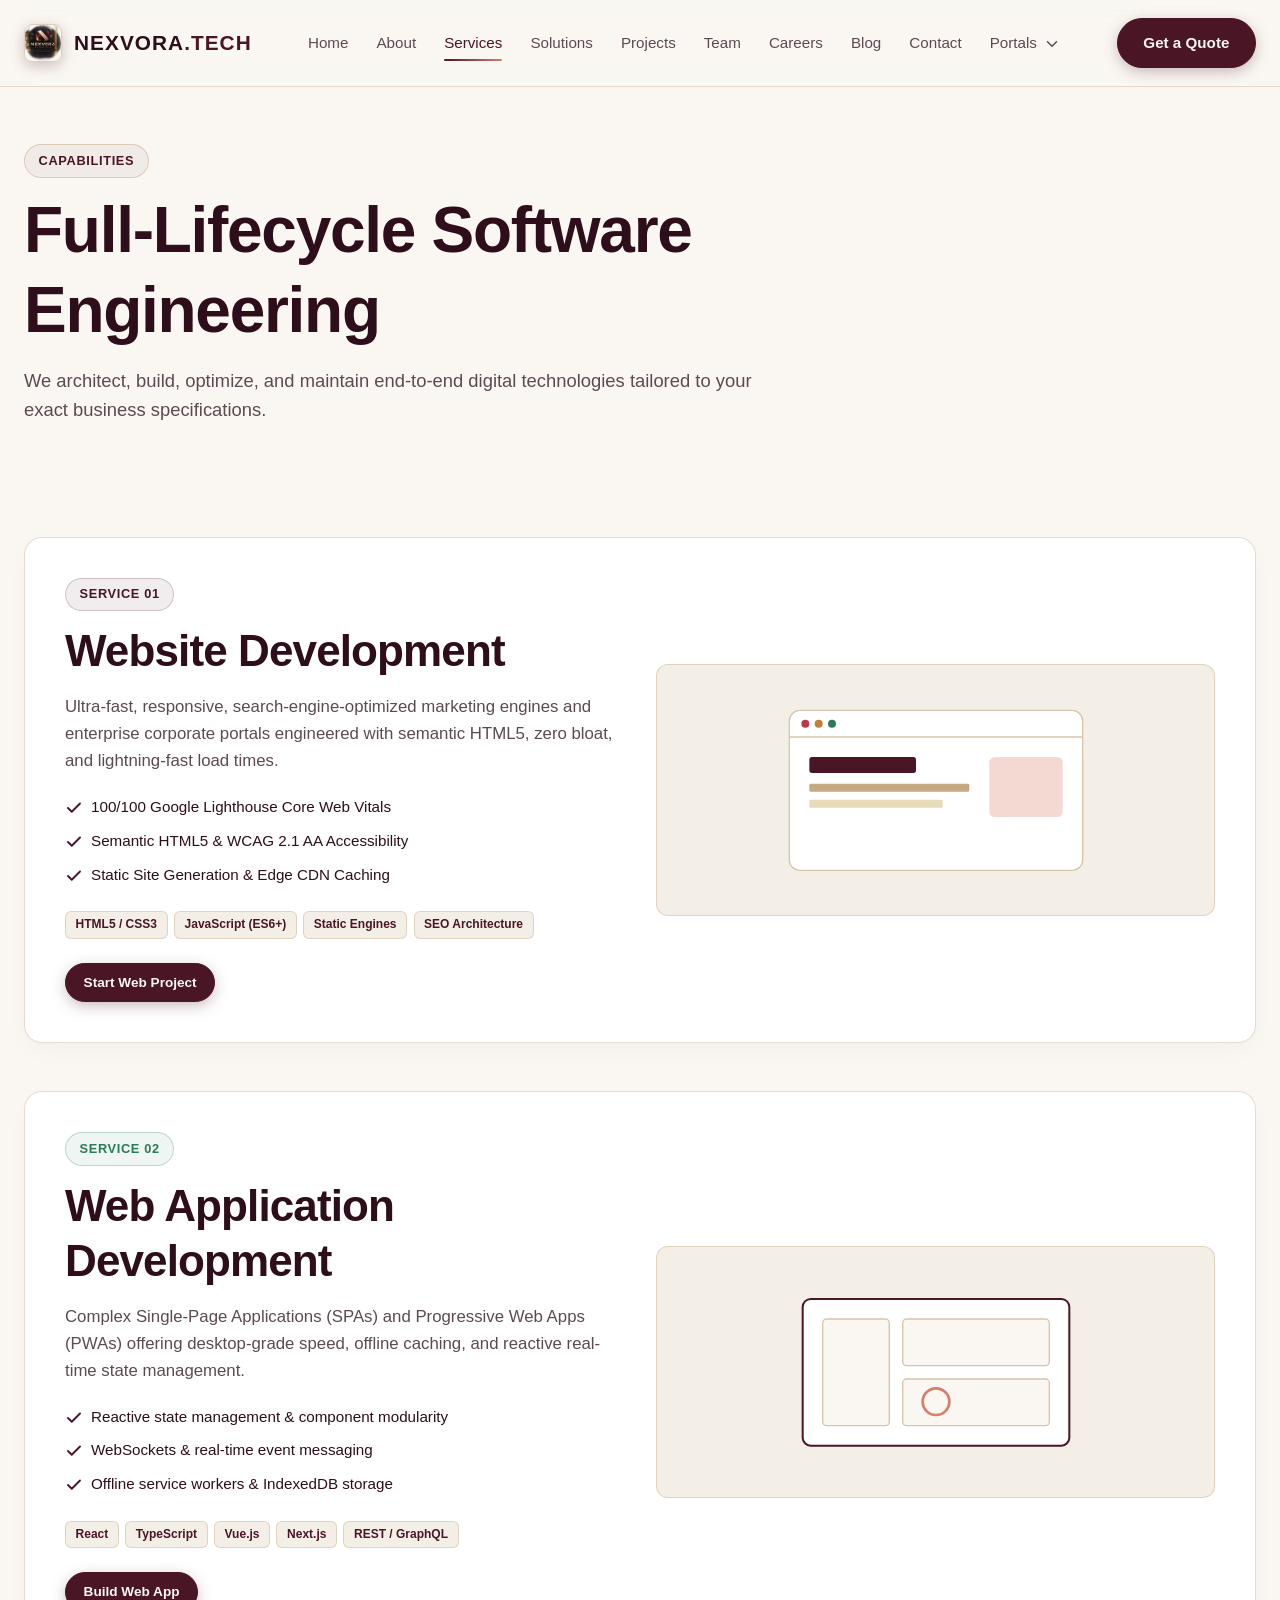
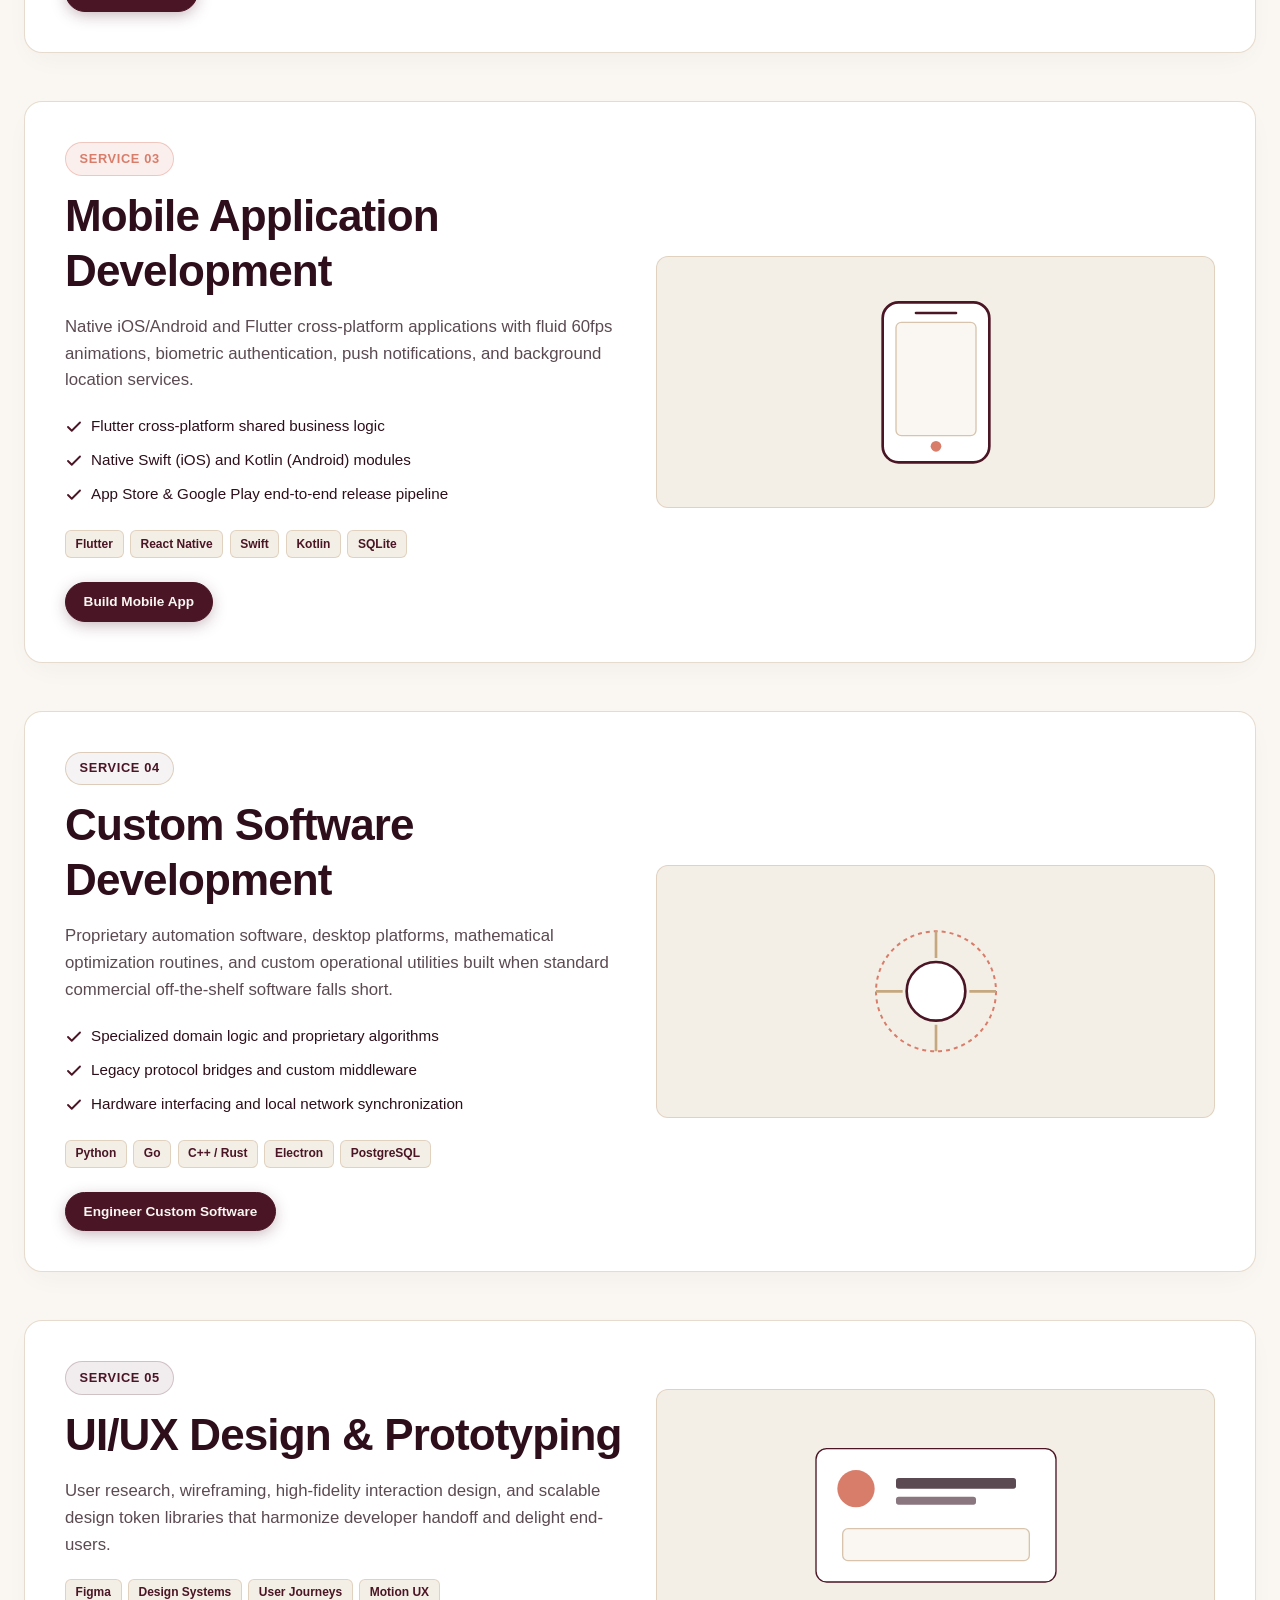
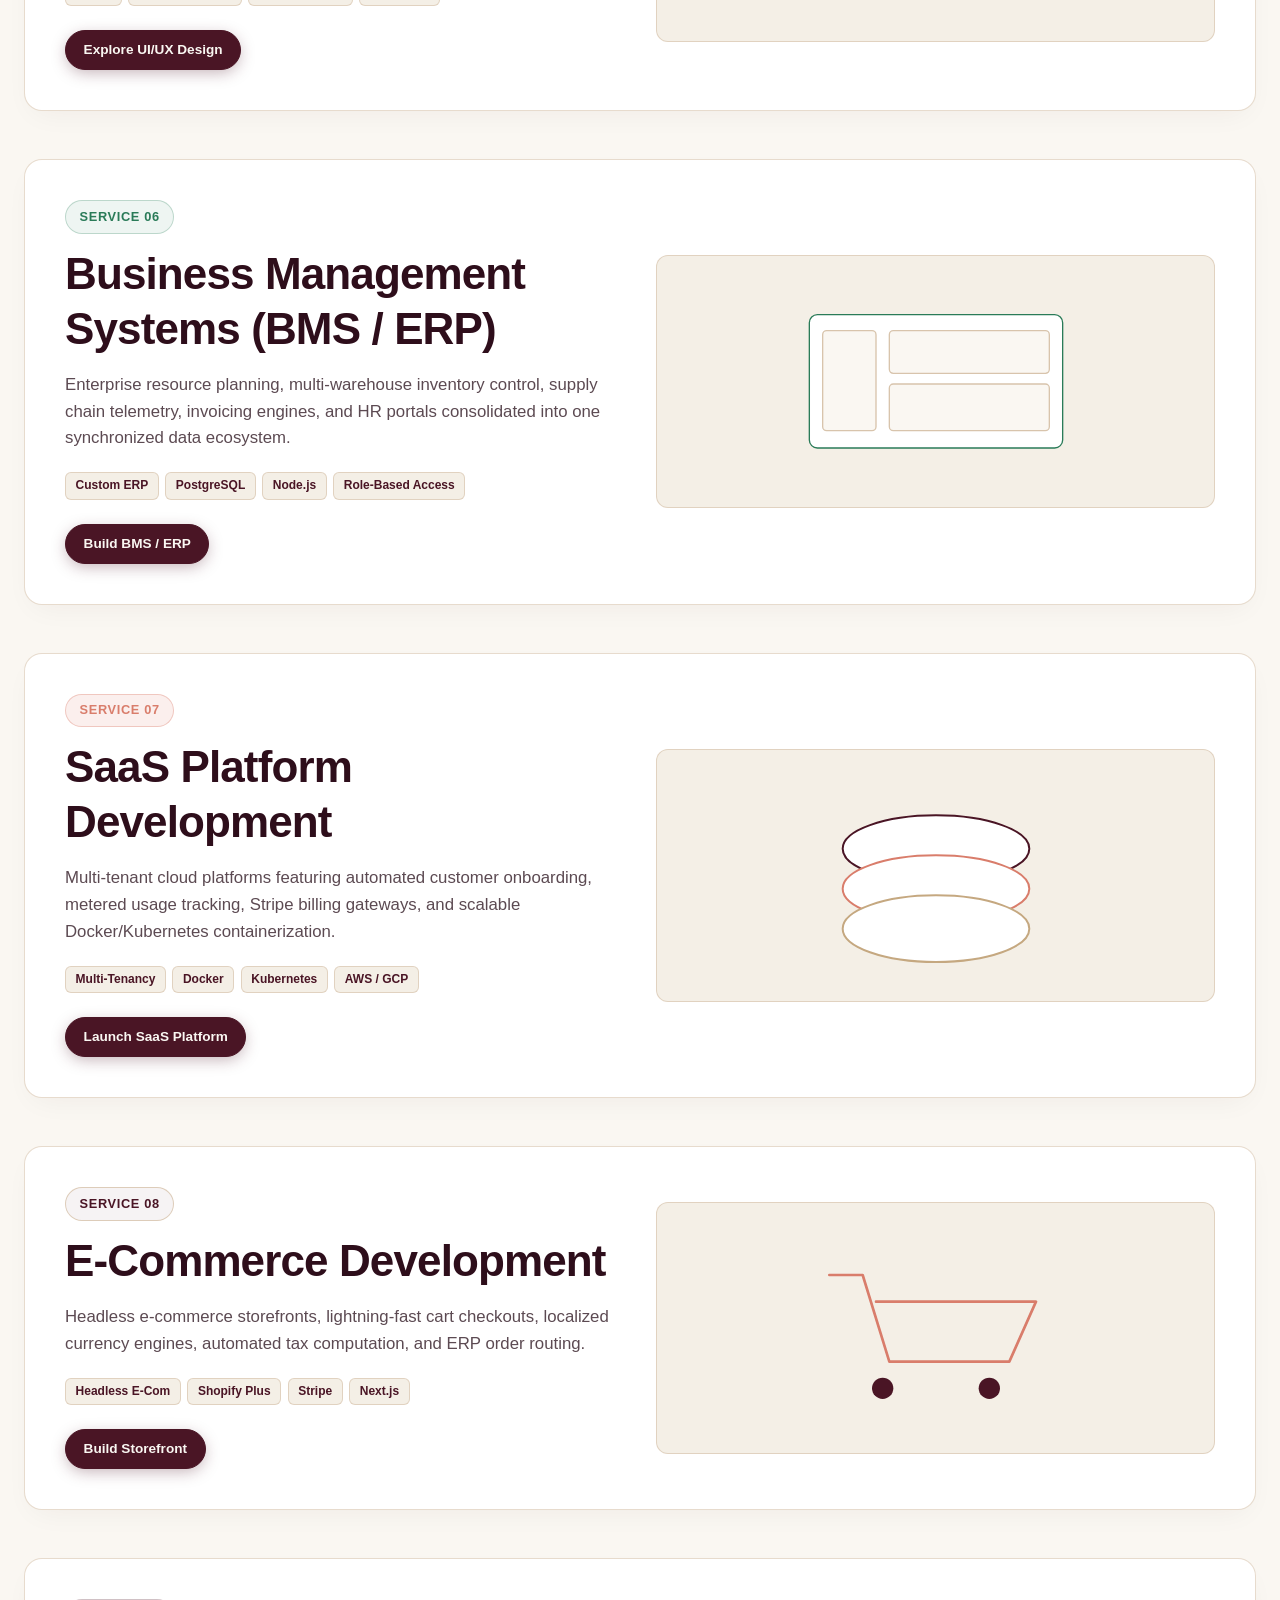
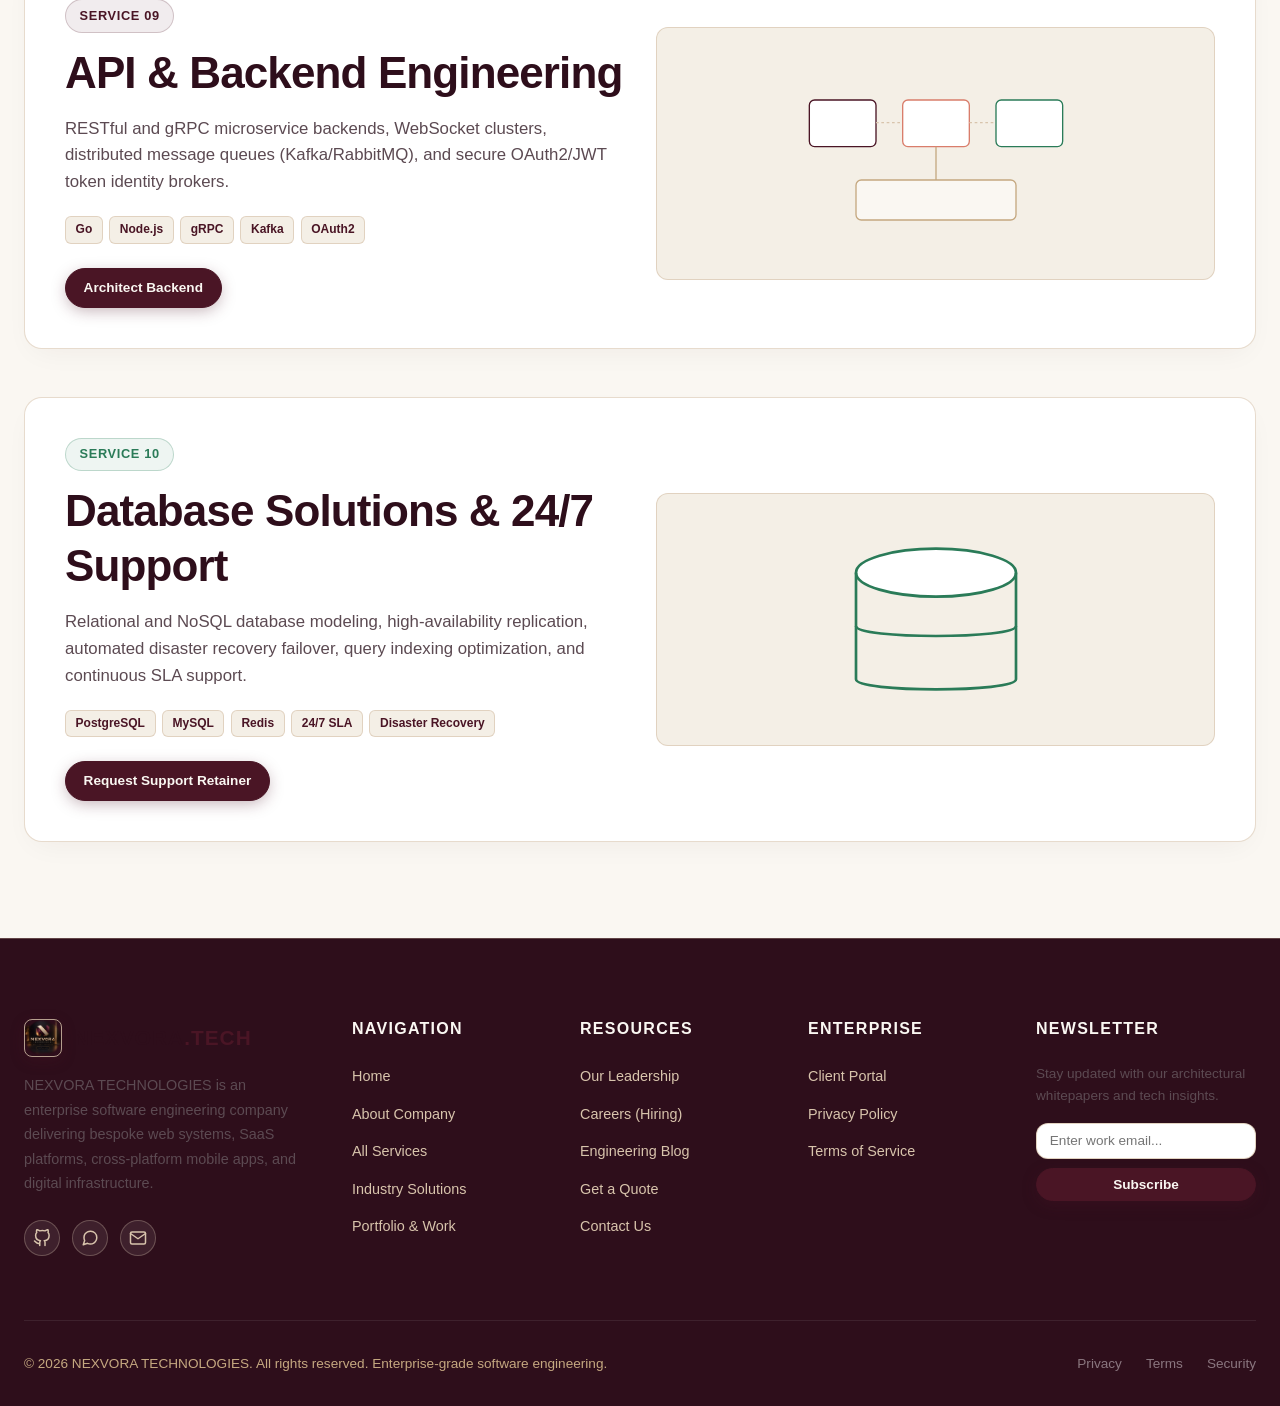
<file: services.html>
<!DOCTYPE html>
<html lang="en">
<head>
  <meta charset="UTF-8">
  <meta name="viewport" content="width=device-width, initial-scale=1.0">
  <meta name="description" content="NEXVORA TECHNOLOGIES Services — Web, Mobile, Custom Software, SaaS, BMS/ERP, UI/UX, APIs, and Cloud Systems.">
  <title>Services — NEXVORA TECHNOLOGIES</title>
  
  <link rel="stylesheet" href="style.css">
  <link rel="stylesheet" href="responsive.css">
</head>
<body>

  <!-- Top Sticky Header -->
  <header class="site-header" id="site-header">
    <div class="container nav-container">
      <a href="index.html" class="brand-logo" aria-label="NEXVORA TECHNOLOGIES Home">
        <img src="9600f248-9e25-4836-9e12-b158c3783639.png" alt="NEXVORA Logo" class="brand-logo-img">
        <span>NEXVORA<span class="highlight">.TECH</span></span>
      </a>

      <!-- Desktop Navigation Menu -->
      <nav aria-label="Primary Navigation">
        <ul class="nav-menu" id="nav-menu">
          <li><a href="index.html" class="nav-link">Home</a></li>
          <li><a href="about.html" class="nav-link">About</a></li>
          <li><a href="services.html" class="nav-link active">Services</a></li>
          <li><a href="solutions.html" class="nav-link">Solutions</a></li>
          <li><a href="projects.html" class="nav-link">Projects</a></li>
          <li><a href="team.html" class="nav-link">Team</a></li>
          <li><a href="careers.html" class="nav-link">Careers</a></li>
          <li><a href="blog.html" class="nav-link">Blog</a></li>
          <li><a href="contact.html" class="nav-link">Contact</a></li>
          <li class="nav-item-dropdown">
            <a href="javascript:void(0)" class="nav-link dropdown-toggle">
              <span>Portals</span>
              <span data-icon="chevronDown"></span>
            </a>
            <ul class="dropdown-menu">
              <li class="dropdown-item"><a href="client-dashboard.html">Client Portal</a></li>
            </ul>
          </li>
        </ul>
      </nav>

      <div class="nav-actions">
        <a href="quote.html" class="btn btn-primary btn-glow">Get a Quote</a>
      </div>

      <button class="mobile-toggle" id="mobile-toggle" aria-label="Toggle Navigation Menu">
        <span data-icon="menu"></span>
      </button>
    </div>
  </header>

  <!-- Page Header -->
  <section class="section" style="padding-top: 9rem; padding-bottom: 3.5rem;">
    <div class="container">
      <div class="section-header text-left">
        <div class="badge">Capabilities</div>
        <h1 style="margin-top: 0.75rem;">Full-Lifecycle Software Engineering</h1>
        <p class="section-subtitle">
          We architect, build, optimize, and maintain end-to-end digital technologies tailored to your exact business specifications.
        </p>
      </div>
    </div>
  </section>

  <!-- Services Comprehensive List -->
  <section class="section" style="padding-top: 0;">
    <div class="container">
      <div style="display: flex; flex-direction: column; gap: 3rem;">

        <!-- 1. Web Development -->
        <div class="card" id="web-dev" style="padding: 2.5rem;">
          <div class="grid-2" style="align-items: center;">
            <div>
              <div class="badge badge-indigo">Service 01</div>
              <h2 style="margin: 0.75rem 0 1rem 0;">Website Development</h2>
              <p style="margin-bottom: 1.25rem;">
                Ultra-fast, responsive, search-engine-optimized marketing engines and enterprise corporate portals engineered with semantic HTML5, zero bloat, and lightning-fast load times.
              </p>
              <ul style="list-style: none; display: flex; flex-direction: column; gap: 0.6rem; margin-bottom: 1.5rem;">
                <li style="display: flex; align-items: center; gap: 0.5rem; font-size: 0.95rem; color: var(--text-main);">
                  <span data-icon="check" style="color: var(--primary);"></span> 100/100 Google Lighthouse Core Web Vitals
                </li>
                <li style="display: flex; align-items: center; gap: 0.5rem; font-size: 0.95rem; color: var(--text-main);">
                  <span data-icon="check" style="color: var(--primary);"></span> Semantic HTML5 &amp; WCAG 2.1 AA Accessibility
                </li>
                <li style="display: flex; align-items: center; gap: 0.5rem; font-size: 0.95rem; color: var(--text-main);">
                  <span data-icon="check" style="color: var(--primary);"></span> Static Site Generation &amp; Edge CDN Caching
                </li>
              </ul>
              <div class="service-tech-tags" style="border:none; padding:0; margin-bottom: 1.5rem;">
                <span class="tech-tag">HTML5 / CSS3</span>
                <span class="tech-tag">JavaScript (ES6+)</span>
                <span class="tech-tag">Static Engines</span>
                <span class="tech-tag">SEO Architecture</span>
              </div>
              <a href="quote.html" class="btn btn-primary btn-sm">Start Web Project</a>
            </div>
            <div style="background: #F4EFE6; border: 1px solid rgba(216, 196, 172, 0.65); border-radius: var(--radius-md); padding: 2rem; text-align: center;">
              <svg viewBox="0 0 240 140" fill="none" style="width: 100%; max-width: 320px;">
                <rect x="10" y="10" width="220" height="120" rx="8" fill="#FFFFFF" stroke="#D8C4AC"/>
                <line x1="10" y1="30" x2="230" y2="30" stroke="#D8C4AC"/>
                <circle cx="22" cy="20" r="3" fill="#B83A4B"/>
                <circle cx="32" cy="20" r="3" fill="#C27D38"/>
                <circle cx="42" cy="20" r="3" fill="#2A7B58"/>
                <rect x="25" y="45" width="80" height="12" rx="2" fill="#4A1525"/>
                <rect x="25" y="65" width="120" height="6" rx="1" fill="#C5A880"/>
                <rect x="25" y="77" width="100" height="6" rx="1" fill="#E8DCB8"/>
                <rect x="160" y="45" width="55" height="45" rx="4" fill="#D97D6B" opacity="0.3"/>
              </svg>
            </div>
          </div>
        </div>

        <!-- 2. Web Application Development -->
        <div class="card" id="web-apps" style="padding: 2.5rem;">
          <div class="grid-2" style="align-items: center;">
            <div>
              <div class="badge badge-emerald">Service 02</div>
              <h2 style="margin: 0.75rem 0 1rem 0;">Web Application Development</h2>
              <p style="margin-bottom: 1.25rem;">
                Complex Single-Page Applications (SPAs) and Progressive Web Apps (PWAs) offering desktop-grade speed, offline caching, and reactive real-time state management.
              </p>
              <ul style="list-style: none; display: flex; flex-direction: column; gap: 0.6rem; margin-bottom: 1.5rem;">
                <li style="display: flex; align-items: center; gap: 0.5rem; font-size: 0.95rem; color: var(--text-main);">
                  <span data-icon="check" style="color: var(--primary);"></span> Reactive state management &amp; component modularity
                </li>
                <li style="display: flex; align-items: center; gap: 0.5rem; font-size: 0.95rem; color: var(--text-main);">
                  <span data-icon="check" style="color: var(--primary);"></span> WebSockets &amp; real-time event messaging
                </li>
                <li style="display: flex; align-items: center; gap: 0.5rem; font-size: 0.95rem; color: var(--text-main);">
                  <span data-icon="check" style="color: var(--primary);"></span> Offline service workers &amp; IndexedDB storage
                </li>
              </ul>
              <div class="service-tech-tags" style="border:none; padding:0; margin-bottom: 1.5rem;">
                <span class="tech-tag">React</span>
                <span class="tech-tag">TypeScript</span>
                <span class="tech-tag">Vue.js</span>
                <span class="tech-tag">Next.js</span>
                <span class="tech-tag">REST / GraphQL</span>
              </div>
              <a href="quote.html" class="btn btn-primary btn-sm">Build Web App</a>
            </div>
            <div style="background: #F4EFE6; border: 1px solid rgba(216, 196, 172, 0.65); border-radius: var(--radius-md); padding: 2rem; text-align: center;">
              <svg viewBox="0 0 240 140" fill="none" style="width: 100%; max-width: 320px;">
                <rect x="20" y="15" width="200" height="110" rx="6" fill="#FFFFFF" stroke="#4A1525" stroke-width="1.5"/>
                <rect x="35" y="30" width="50" height="80" rx="3" fill="#FAF7F2" stroke="#D8C4AC"/>
                <rect x="95" y="30" width="110" height="35" rx="3" fill="#FAF7F2" stroke="#D8C4AC"/>
                <rect x="95" y="75" width="110" height="35" rx="3" fill="#FAF7F2" stroke="#D8C4AC"/>
                <circle cx="120" cy="92" r="10" stroke="#D97D6B" stroke-width="2"/>
              </svg>
            </div>
          </div>
        </div>

        <!-- 3. Mobile App Development -->
        <div class="card" id="mobile-dev" style="padding: 2.5rem;">
          <div class="grid-2" style="align-items: center;">
            <div>
              <div class="badge badge-purple">Service 03</div>
              <h2 style="margin: 0.75rem 0 1rem 0;">Mobile Application Development</h2>
              <p style="margin-bottom: 1.25rem;">
                Native iOS/Android and Flutter cross-platform applications with fluid 60fps animations, biometric authentication, push notifications, and background location services.
              </p>
              <ul style="list-style: none; display: flex; flex-direction: column; gap: 0.6rem; margin-bottom: 1.5rem;">
                <li style="display: flex; align-items: center; gap: 0.5rem; font-size: 0.95rem; color: var(--text-main);">
                  <span data-icon="check" style="color: var(--primary);"></span> Flutter cross-platform shared business logic
                </li>
                <li style="display: flex; align-items: center; gap: 0.5rem; font-size: 0.95rem; color: var(--text-main);">
                  <span data-icon="check" style="color: var(--primary);"></span> Native Swift (iOS) and Kotlin (Android) modules
                </li>
                <li style="display: flex; align-items: center; gap: 0.5rem; font-size: 0.95rem; color: var(--text-main);">
                  <span data-icon="check" style="color: var(--primary);"></span> App Store &amp; Google Play end-to-end release pipeline
                </li>
              </ul>
              <div class="service-tech-tags" style="border:none; padding:0; margin-bottom: 1.5rem;">
                <span class="tech-tag">Flutter</span>
                <span class="tech-tag">React Native</span>
                <span class="tech-tag">Swift</span>
                <span class="tech-tag">Kotlin</span>
                <span class="tech-tag">SQLite</span>
              </div>
              <a href="quote.html" class="btn btn-primary btn-sm">Build Mobile App</a>
            </div>
            <div style="background: #F4EFE6; border: 1px solid rgba(216, 196, 172, 0.65); border-radius: var(--radius-md); padding: 2rem; text-align: center;">
              <svg viewBox="0 0 240 140" fill="none" style="width: 100%; max-width: 320px;">
                <rect x="80" y="10" width="80" height="120" rx="12" fill="#FFFFFF" stroke="#4A1525" stroke-width="2"/>
                <rect x="90" y="25" width="60" height="85" rx="4" fill="#FAF7F2" stroke="#D8C4AC"/>
                <circle cx="120" cy="118" r="4" fill="#D97D6B"/>
                <line x1="105" y1="18" x2="135" y2="18" stroke="#4A1525" stroke-width="2" stroke-linecap="round"/>
              </svg>
            </div>
          </div>
        </div>

        <!-- 4. Custom Software Development -->
        <div class="card" id="custom-software" style="padding: 2.5rem;">
          <div class="grid-2" style="align-items: center;">
            <div>
              <div class="badge">Service 04</div>
              <h2 style="margin: 0.75rem 0 1rem 0;">Custom Software Development</h2>
              <p style="margin-bottom: 1.25rem;">
                Proprietary automation software, desktop platforms, mathematical optimization routines, and custom operational utilities built when standard commercial off-the-shelf software falls short.
              </p>
              <ul style="list-style: none; display: flex; flex-direction: column; gap: 0.6rem; margin-bottom: 1.5rem;">
                <li style="display: flex; align-items: center; gap: 0.5rem; font-size: 0.95rem; color: var(--text-main);">
                  <span data-icon="check" style="color: var(--primary);"></span> Specialized domain logic and proprietary algorithms
                </li>
                <li style="display: flex; align-items: center; gap: 0.5rem; font-size: 0.95rem; color: var(--text-main);">
                  <span data-icon="check" style="color: var(--primary);"></span> Legacy protocol bridges and custom middleware
                </li>
                <li style="display: flex; align-items: center; gap: 0.5rem; font-size: 0.95rem; color: var(--text-main);">
                  <span data-icon="check" style="color: var(--primary);"></span> Hardware interfacing and local network synchronization
                </li>
              </ul>
              <div class="service-tech-tags" style="border:none; padding:0; margin-bottom: 1.5rem;">
                <span class="tech-tag">Python</span>
                <span class="tech-tag">Go</span>
                <span class="tech-tag">C++ / Rust</span>
                <span class="tech-tag">Electron</span>
                <span class="tech-tag">PostgreSQL</span>
              </div>
              <a href="quote.html" class="btn btn-primary btn-sm">Engineer Custom Software</a>
            </div>
            <div style="background: #F4EFE6; border: 1px solid rgba(216, 196, 172, 0.65); border-radius: var(--radius-md); padding: 2rem; text-align: center;">
              <svg viewBox="0 0 240 140" fill="none" style="width: 100%; max-width: 320px;">
                <circle cx="120" cy="70" r="45" stroke="#D97D6B" stroke-width="1.5" stroke-dasharray="3 3"/>
                <circle cx="120" cy="70" r="22" fill="#FFFFFF" stroke="#4A1525" stroke-width="2"/>
                <path d="M120 25 L120 45 M120 95 L120 115 M75 70 L95 70 M145 70 L165 70" stroke="#C5A880" stroke-width="2"/>
              </svg>
            </div>
          </div>
        </div>

        <!-- 5. UI/UX Design -->
        <div class="card" id="ui-ux" style="padding: 2.5rem;">
          <div class="grid-2" style="align-items: center;">
            <div>
              <div class="badge badge-indigo">Service 05</div>
              <h2 style="margin: 0.75rem 0 1rem 0;">UI/UX Design &amp; Prototyping</h2>
              <p style="margin-bottom: 1.25rem;">
                User research, wireframing, high-fidelity interaction design, and scalable design token libraries that harmonize developer handoff and delight end-users.
              </p>
              <div class="service-tech-tags" style="border:none; padding:0; margin-bottom: 1.5rem;">
                <span class="tech-tag">Figma</span>
                <span class="tech-tag">Design Systems</span>
                <span class="tech-tag">User Journeys</span>
                <span class="tech-tag">Motion UX</span>
              </div>
              <a href="quote.html" class="btn btn-primary btn-sm">Explore UI/UX Design</a>
            </div>
            <div style="background: #F4EFE6; border: 1px solid rgba(216, 196, 172, 0.65); border-radius: var(--radius-md); padding: 2rem; text-align: center;">
              <svg viewBox="0 0 240 140" fill="none" style="width: 100%; max-width: 320px;">
                <rect x="30" y="20" width="180" height="100" rx="8" fill="#FFFFFF" stroke="#4A1525"/>
                <circle cx="60" cy="50" r="14" fill="#D97D6B"/>
                <rect x="90" y="42" width="90" height="8" rx="2" fill="#5C4A52"/>
                <rect x="90" y="56" width="60" height="6" rx="2" fill="#8A767F"/>
                <rect x="50" y="80" width="140" height="24" rx="4" fill="#FAF7F2" stroke="#D8C4AC"/>
              </svg>
            </div>
          </div>
        </div>

        <!-- 6. Business Management Systems (BMS/ERP) -->
        <div class="card" id="bms-erp" style="padding: 2.5rem;">
          <div class="grid-2" style="align-items: center;">
            <div>
              <div class="badge badge-emerald">Service 06</div>
              <h2 style="margin: 0.75rem 0 1rem 0;">Business Management Systems (BMS / ERP)</h2>
              <p style="margin-bottom: 1.25rem;">
                Enterprise resource planning, multi-warehouse inventory control, supply chain telemetry, invoicing engines, and HR portals consolidated into one synchronized data ecosystem.
              </p>
              <div class="service-tech-tags" style="border:none; padding:0; margin-bottom: 1.5rem;">
                <span class="tech-tag">Custom ERP</span>
                <span class="tech-tag">PostgreSQL</span>
                <span class="tech-tag">Node.js</span>
                <span class="tech-tag">Role-Based Access</span>
              </div>
              <a href="quote.html" class="btn btn-primary btn-sm">Build BMS / ERP</a>
            </div>
            <div style="background: #F4EFE6; border: 1px solid rgba(216, 196, 172, 0.65); border-radius: var(--radius-md); padding: 2rem; text-align: center;">
              <svg viewBox="0 0 240 140" fill="none" style="width: 100%; max-width: 320px;">
                <rect x="25" y="20" width="190" height="100" rx="6" fill="#FFFFFF" stroke="#2A7B58"/>
                <rect x="35" y="32" width="40" height="75" rx="3" fill="#FAF7F2" stroke="#D8C4AC"/>
                <rect x="85" y="32" width="120" height="32" rx="3" fill="#FAF7F2" stroke="#D8C4AC"/>
                <rect x="85" y="72" width="120" height="35" rx="3" fill="#FAF7F2" stroke="#D8C4AC"/>
              </svg>
            </div>
          </div>
        </div>

        <!-- 7. SaaS Development -->
        <div class="card" id="saas-dev" style="padding: 2.5rem;">
          <div class="grid-2" style="align-items: center;">
            <div>
              <div class="badge badge-purple">Service 07</div>
              <h2 style="margin: 0.75rem 0 1rem 0;">SaaS Platform Development</h2>
              <p style="margin-bottom: 1.25rem;">
                Multi-tenant cloud platforms featuring automated customer onboarding, metered usage tracking, Stripe billing gateways, and scalable Docker/Kubernetes containerization.
              </p>
              <div class="service-tech-tags" style="border:none; padding:0; margin-bottom: 1.5rem;">
                <span class="tech-tag">Multi-Tenancy</span>
                <span class="tech-tag">Docker</span>
                <span class="tech-tag">Kubernetes</span>
                <span class="tech-tag">AWS / GCP</span>
              </div>
              <a href="quote.html" class="btn btn-primary btn-sm">Launch SaaS Platform</a>
            </div>
            <div style="background: #F4EFE6; border: 1px solid rgba(216, 196, 172, 0.65); border-radius: var(--radius-md); padding: 2rem; text-align: center;">
              <svg viewBox="0 0 240 140" fill="none" style="width: 100%; max-width: 320px;">
                <ellipse cx="120" cy="50" rx="70" ry="25" fill="#FFFFFF" stroke="#4A1525" stroke-width="1.5"/>
                <ellipse cx="120" cy="80" rx="70" ry="25" fill="#FFFFFF" stroke="#D97D6B" stroke-width="1.5"/>
                <ellipse cx="120" cy="110" rx="70" ry="25" fill="#FFFFFF" stroke="#C5A880" stroke-width="1.5"/>
              </svg>
            </div>
          </div>
        </div>

        <!-- 8. E-Commerce Development -->
        <div class="card" id="ecommerce" style="padding: 2.5rem;">
          <div class="grid-2" style="align-items: center;">
            <div>
              <div class="badge">Service 08</div>
              <h2 style="margin: 0.75rem 0 1rem 0;">E-Commerce Development</h2>
              <p style="margin-bottom: 1.25rem;">
                Headless e-commerce storefronts, lightning-fast cart checkouts, localized currency engines, automated tax computation, and ERP order routing.
              </p>
              <div class="service-tech-tags" style="border:none; padding:0; margin-bottom: 1.5rem;">
                <span class="tech-tag">Headless E-Com</span>
                <span class="tech-tag">Shopify Plus</span>
                <span class="tech-tag">Stripe</span>
                <span class="tech-tag">Next.js</span>
              </div>
              <a href="quote.html" class="btn btn-primary btn-sm">Build Storefront</a>
            </div>
            <div style="background: #F4EFE6; border: 1px solid rgba(216, 196, 172, 0.65); border-radius: var(--radius-md); padding: 2rem; text-align: center;">
              <svg viewBox="0 0 240 140" fill="none" style="width: 100%; max-width: 320px;">
                <circle cx="80" cy="115" r="8" fill="#4A1525"/>
                <circle cx="160" cy="115" r="8" fill="#4A1525"/>
                <path d="M40 30 L65 30 L85 95 L175 95 L195 50 L75 50" stroke="#D97D6B" stroke-width="2" stroke-linecap="round" stroke-linejoin="round"/>
              </svg>
            </div>
          </div>
        </div>

        <!-- 9. API & Backend Development -->
        <div class="card" id="api-backend" style="padding: 2.5rem;">
          <div class="grid-2" style="align-items: center;">
            <div>
              <div class="badge badge-indigo">Service 09</div>
              <h2 style="margin: 0.75rem 0 1rem 0;">API &amp; Backend Engineering</h2>
              <p style="margin-bottom: 1.25rem;">
                RESTful and gRPC microservice backends, WebSocket clusters, distributed message queues (Kafka/RabbitMQ), and secure OAuth2/JWT token identity brokers.
              </p>
              <div class="service-tech-tags" style="border:none; padding:0; margin-bottom: 1.5rem;">
                <span class="tech-tag">Go</span>
                <span class="tech-tag">Node.js</span>
                <span class="tech-tag">gRPC</span>
                <span class="tech-tag">Kafka</span>
                <span class="tech-tag">OAuth2</span>
              </div>
              <a href="quote.html" class="btn btn-primary btn-sm">Architect Backend</a>
            </div>
            <div style="background: #F4EFE6; border: 1px solid rgba(216, 196, 172, 0.65); border-radius: var(--radius-md); padding: 2rem; text-align: center;">
              <svg viewBox="0 0 240 140" fill="none" style="width: 100%; max-width: 320px;">
                <rect x="25" y="30" width="50" height="35" rx="4" fill="#FFFFFF" stroke="#4A1525"/>
                <rect x="95" y="30" width="50" height="35" rx="4" fill="#FFFFFF" stroke="#D97D6B"/>
                <rect x="165" y="30" width="50" height="35" rx="4" fill="#FFFFFF" stroke="#2A7B58"/>
                <line x1="75" y1="47" x2="95" y2="47" stroke="#D8C4AC" stroke-dasharray="2 2"/>
                <line x1="145" y1="47" x2="165" y2="47" stroke="#D8C4AC" stroke-dasharray="2 2"/>
                <rect x="60" y="90" width="120" height="30" rx="4" fill="#FAF7F2" stroke="#C5A880"/>
                <line x1="120" y1="65" x2="120" y2="90" stroke="#C5A880"/>
              </svg>
            </div>
          </div>
        </div>

        <!-- 10. Database Solutions & Maintenance Support -->
        <div class="card" id="db-maintenance" style="padding: 2.5rem;">
          <div class="grid-2" style="align-items: center;">
            <div>
              <div class="badge badge-emerald">Service 10</div>
              <h2 style="margin: 0.75rem 0 1rem 0;">Database Solutions &amp; 24/7 Support</h2>
              <p style="margin-bottom: 1.25rem;">
                Relational and NoSQL database modeling, high-availability replication, automated disaster recovery failover, query indexing optimization, and continuous SLA support.
              </p>
              <div class="service-tech-tags" style="border:none; padding:0; margin-bottom: 1.5rem;">
                <span class="tech-tag">PostgreSQL</span>
                <span class="tech-tag">MySQL</span>
                <span class="tech-tag">Redis</span>
                <span class="tech-tag">24/7 SLA</span>
                <span class="tech-tag">Disaster Recovery</span>
              </div>
              <a href="quote.html" class="btn btn-primary btn-sm">Request Support Retainer</a>
            </div>
            <div style="background: #F4EFE6; border: 1px solid rgba(216, 196, 172, 0.65); border-radius: var(--radius-md); padding: 2rem; text-align: center;">
              <svg viewBox="0 0 240 140" fill="none" style="width: 100%; max-width: 320px;">
                <ellipse cx="120" cy="35" rx="60" ry="18" fill="#FFFFFF" stroke="#2A7B58" stroke-width="2"/>
                <path d="M60 35 V75 C60 85 180 85 180 75 V35" stroke="#2A7B58" stroke-width="2" fill="none"/>
                <path d="M60 75 V115 C60 125 180 125 180 115 V75" stroke="#2A7B58" stroke-width="2" fill="none"/>
              </svg>
            </div>
          </div>
        </div>

      </div>
    </div>
  </section>

  <!-- Footer -->
  <footer class="site-footer">
    <div class="container">
      <div class="footer-top">
        <div class="footer-col">
          <a href="index.html" class="brand-logo" style="margin-bottom: 1rem;">
            <img src="9600f248-9e25-4836-9e12-b158c3783639.png" alt="NEXVORA Logo" class="brand-logo-img">
            <span>NEXVORA<span class="highlight">.TECH</span></span>
          </a>
          <p style="font-size: 0.9rem; line-height: 1.7; margin-bottom: 1.5rem;">
            NEXVORA TECHNOLOGIES is an enterprise software engineering company delivering bespoke web systems, SaaS platforms, cross-platform mobile apps, and digital infrastructure.
          </p>
          <div class="social-links">
            <a href="https://github.com/Arifkhan1298" target="_blank" rel="noopener noreferrer" class="social-link" title="GitHub - Arifkhan1298" data-icon="github"></a>
            <a href="https://wa.me/923138983870" target="_blank" rel="noopener noreferrer" class="social-link" title="WhatsApp - 03138983870" data-icon="whatsapp"></a>
            <a href="mailto:arifkhankkhan002@gmail.com" class="social-link" title="Email Arifullah" data-icon="email"></a>
          </div>
        </div>

        <div class="footer-col">
          <h4>Navigation</h4>
          <ul class="footer-links">
            <li><a href="index.html">Home</a></li>
            <li><a href="about.html">About Company</a></li>
            <li><a href="services.html">All Services</a></li>
            <li><a href="solutions.html">Industry Solutions</a></li>
            <li><a href="projects.html">Portfolio &amp; Work</a></li>
          </ul>
        </div>

        <div class="footer-col">
          <h4>Resources</h4>
          <ul class="footer-links">
            <li><a href="team.html">Our Leadership</a></li>
            <li><a href="careers.html">Careers (Hiring)</a></li>
            <li><a href="blog.html">Engineering Blog</a></li>
            <li><a href="quote.html">Get a Quote</a></li>
            <li><a href="contact.html">Contact Us</a></li>
          </ul>
        </div>

        <div class="footer-col">
          <h4>Enterprise</h4>
          <ul class="footer-links">
            <li><a href="client-dashboard.html">Client Portal</a></li>
            <li><a href="privacy.html">Privacy Policy</a></li>
            <li><a href="terms.html">Terms of Service</a></li>
          </ul>
        </div>

        <div class="footer-col">
          <h4>Newsletter</h4>
          <p style="font-size: 0.85rem; margin-bottom: 1rem;">Stay updated with our architectural whitepapers and tech insights.</p>
          <form onsubmit="event.preventDefault(); window.Nexvora.showToast('Subscribed to NEXVORA Tech Insights!', 'success'); this.reset();" style="display:flex; flex-direction:column; gap:0.6rem;">
            <input type="email" required placeholder="Enter work email..." class="form-control" style="font-size:0.85rem; padding:0.6rem 0.8rem;">
            <button type="submit" class="btn btn-primary btn-sm">Subscribe</button>
          </form>
        </div>
      </div>

      <div class="footer-bottom">
        <div>&copy; 2026 NEXVORA TECHNOLOGIES. All rights reserved. Enterprise-grade software engineering.</div>
        <div style="display:flex; gap:1.5rem;">
          <a href="privacy.html" style="color:var(--text-dim);">Privacy</a>
          <a href="terms.html" style="color:var(--text-dim);">Terms</a>
          <a href="contact.html" style="color:var(--text-dim);">Security</a>
        </div>
      </div>
    </div>
  </footer>

  <button id="back-to-top" class="back-to-top" aria-label="Back to Top">
    <svg width="20" height="20" viewBox="0 0 24 24" fill="none" stroke="currentColor" stroke-width="2.5"><polyline points="18 15 12 9 6 15"></polyline></svg>
  </button>

  <script src="script.js"></script>
</body>
</html>
</file>
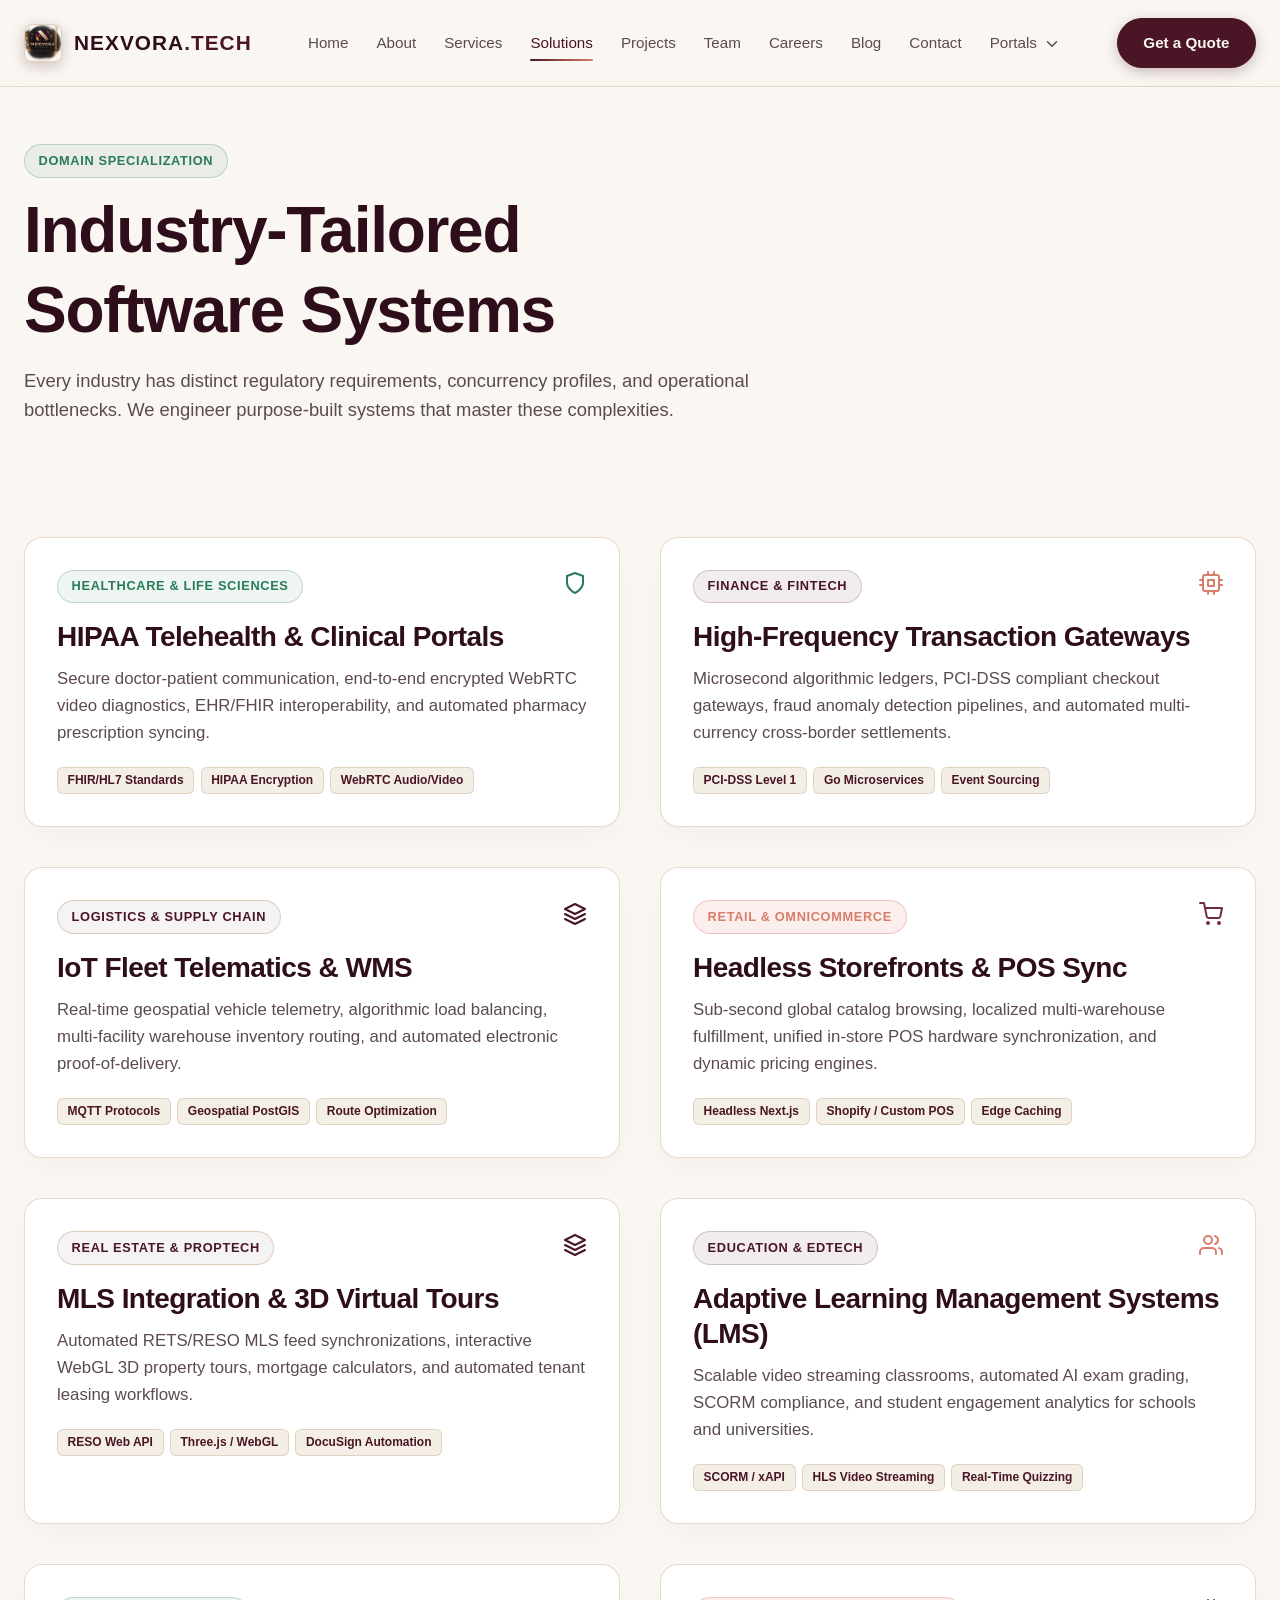
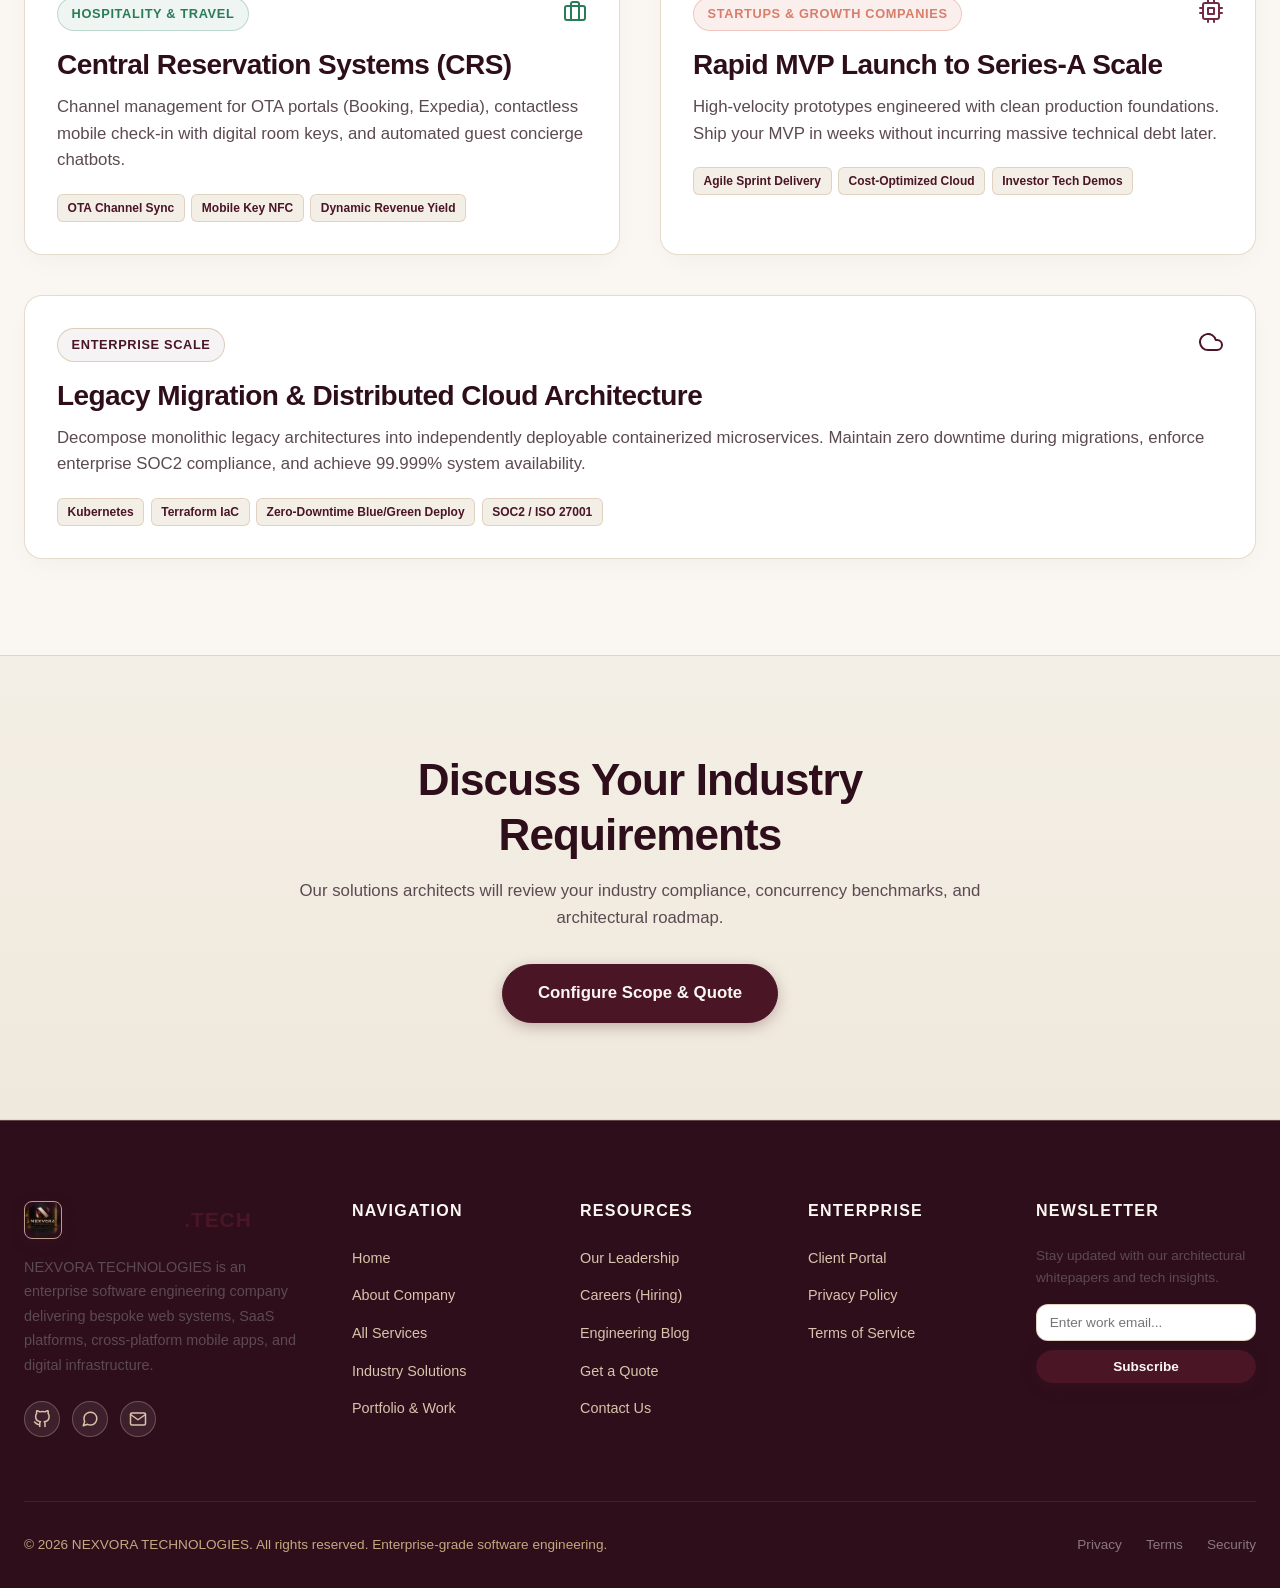
<file: solutions.html>
<!DOCTYPE html>
<html lang="en">
<head>
  <meta charset="UTF-8">
  <meta name="viewport" content="width=device-width, initial-scale=1.0">
  <meta name="description" content="NEXVORA TECHNOLOGIES Industry Solutions — Healthcare, FinTech, Logistics, Retail, Real Estate, Education, Startups, and Enterprise.">
  <title>Industry Solutions — NEXVORA TECHNOLOGIES</title>
  
  <link rel="stylesheet" href="style.css">
  <link rel="stylesheet" href="responsive.css">
</head>
<body>

  <!-- Top Sticky Header -->
  <header class="site-header" id="site-header">
    <div class="container nav-container">
      <a href="index.html" class="brand-logo" aria-label="NEXVORA TECHNOLOGIES Home">
        <img src="9600f248-9e25-4836-9e12-b158c3783639.png" alt="NEXVORA Logo" class="brand-logo-img">
        <span>NEXVORA<span class="highlight">.TECH</span></span>
      </a>

      <!-- Desktop Navigation Menu -->
      <nav aria-label="Primary Navigation">
        <ul class="nav-menu" id="nav-menu">
          <li><a href="index.html" class="nav-link">Home</a></li>
          <li><a href="about.html" class="nav-link">About</a></li>
          <li><a href="services.html" class="nav-link">Services</a></li>
          <li><a href="solutions.html" class="nav-link active">Solutions</a></li>
          <li><a href="projects.html" class="nav-link">Projects</a></li>
          <li><a href="team.html" class="nav-link">Team</a></li>
          <li><a href="careers.html" class="nav-link">Careers</a></li>
          <li><a href="blog.html" class="nav-link">Blog</a></li>
          <li><a href="contact.html" class="nav-link">Contact</a></li>
          <li class="nav-item-dropdown">
            <a href="javascript:void(0)" class="nav-link dropdown-toggle">
              <span>Portals</span>
              <span data-icon="chevronDown"></span>
            </a>
            <ul class="dropdown-menu">
              <li class="dropdown-item"><a href="client-dashboard.html">Client Portal</a></li>
            </ul>
          </li>
        </ul>
      </nav>

      <div class="nav-actions">
        <a href="quote.html" class="btn btn-primary btn-glow">Get a Quote</a>
      </div>

      <button class="mobile-toggle" id="mobile-toggle" aria-label="Toggle Navigation Menu">
        <span data-icon="menu"></span>
      </button>
    </div>
  </header>

  <!-- Page Header -->
  <section class="section" style="padding-top: 9rem; padding-bottom: 3.5rem;">
    <div class="container">
      <div class="section-header text-left">
        <div class="badge badge-emerald">Domain Specialization</div>
        <h1 style="margin-top: 0.75rem;">Industry-Tailored Software Systems</h1>
        <p class="section-subtitle">
          Every industry has distinct regulatory requirements, concurrency profiles, and operational bottlenecks. We engineer purpose-built systems that master these complexities.
        </p>
      </div>
    </div>
  </section>

  <!-- Solutions Grid -->
  <section class="section" style="padding-top: 0;">
    <div class="container">
      <div class="grid-2" style="gap: 2.5rem;">

        <!-- 1. Healthcare -->
        <div class="card">
          <div style="display: flex; justify-content: space-between; align-items: flex-start; margin-bottom: 1rem;">
            <div class="badge badge-emerald">Healthcare &amp; Life Sciences</div>
            <span data-icon="shield" style="color: var(--success);"></span>
          </div>
          <h3 style="margin-bottom: 0.75rem;">HIPAA Telehealth &amp; Clinical Portals</h3>
          <p style="margin-bottom: 1.25rem;">
            Secure doctor-patient communication, end-to-end encrypted WebRTC video diagnostics, EHR/FHIR interoperability, and automated pharmacy prescription syncing.
          </p>
          <div class="service-tech-tags" style="border:none; padding:0;">
            <span class="tech-tag">FHIR/HL7 Standards</span>
            <span class="tech-tag">HIPAA Encryption</span>
            <span class="tech-tag">WebRTC Audio/Video</span>
          </div>
        </div>

        <!-- 2. Finance -->
        <div class="card">
          <div style="display: flex; justify-content: space-between; align-items: flex-start; margin-bottom: 1rem;">
            <div class="badge badge-indigo">Finance &amp; FinTech</div>
            <span data-icon="cpu" style="color: var(--secondary);"></span>
          </div>
          <h3 style="margin-bottom: 0.75rem;">High-Frequency Transaction Gateways</h3>
          <p style="margin-bottom: 1.25rem;">
            Microsecond algorithmic ledgers, PCI-DSS compliant checkout gateways, fraud anomaly detection pipelines, and automated multi-currency cross-border settlements.
          </p>
          <div class="service-tech-tags" style="border:none; padding:0;">
            <span class="tech-tag">PCI-DSS Level 1</span>
            <span class="tech-tag">Go Microservices</span>
            <span class="tech-tag">Event Sourcing</span>
          </div>
        </div>

        <!-- 3. Logistics -->
        <div class="card">
          <div style="display: flex; justify-content: space-between; align-items: flex-start; margin-bottom: 1rem;">
            <div class="badge">Logistics &amp; Supply Chain</div>
            <span data-icon="layers" style="color: var(--primary);"></span>
          </div>
          <h3 style="margin-bottom: 0.75rem;">IoT Fleet Telematics &amp; WMS</h3>
          <p style="margin-bottom: 1.25rem;">
            Real-time geospatial vehicle telemetry, algorithmic load balancing, multi-facility warehouse inventory routing, and automated electronic proof-of-delivery.
          </p>
          <div class="service-tech-tags" style="border:none; padding:0;">
            <span class="tech-tag">MQTT Protocols</span>
            <span class="tech-tag">Geospatial PostGIS</span>
            <span class="tech-tag">Route Optimization</span>
          </div>
        </div>

        <!-- 4. Retail -->
        <div class="card">
          <div style="display: flex; justify-content: space-between; align-items: flex-start; margin-bottom: 1rem;">
            <div class="badge badge-purple">Retail &amp; OmniCommerce</div>
            <span data-icon="cart" style="color: var(--accent-purple);"></span>
          </div>
          <h3 style="margin-bottom: 0.75rem;">Headless Storefronts &amp; POS Sync</h3>
          <p style="margin-bottom: 1.25rem;">
            Sub-second global catalog browsing, localized multi-warehouse fulfillment, unified in-store POS hardware synchronization, and dynamic pricing engines.
          </p>
          <div class="service-tech-tags" style="border:none; padding:0;">
            <span class="tech-tag">Headless Next.js</span>
            <span class="tech-tag">Shopify / Custom POS</span>
            <span class="tech-tag">Edge Caching</span>
          </div>
        </div>

        <!-- 5. Real Estate -->
        <div class="card">
          <div style="display: flex; justify-content: space-between; align-items: flex-start; margin-bottom: 1rem;">
            <div class="badge">Real Estate &amp; PropTech</div>
            <span data-icon="layers" style="color: var(--primary);"></span>
          </div>
          <h3 style="margin-bottom: 0.75rem;">MLS Integration &amp; 3D Virtual Tours</h3>
          <p style="margin-bottom: 1.25rem;">
            Automated RETS/RESO MLS feed synchronizations, interactive WebGL 3D property tours, mortgage calculators, and automated tenant leasing workflows.
          </p>
          <div class="service-tech-tags" style="border:none; padding:0;">
            <span class="tech-tag">RESO Web API</span>
            <span class="tech-tag">Three.js / WebGL</span>
            <span class="tech-tag">DocuSign Automation</span>
          </div>
        </div>

        <!-- 6. Education -->
        <div class="card">
          <div style="display: flex; justify-content: space-between; align-items: flex-start; margin-bottom: 1rem;">
            <div class="badge badge-indigo">Education &amp; EdTech</div>
            <span data-icon="users" style="color: var(--secondary);"></span>
          </div>
          <h3 style="margin-bottom: 0.75rem;">Adaptive Learning Management Systems (LMS)</h3>
          <p style="margin-bottom: 1.25rem;">
            Scalable video streaming classrooms, automated AI exam grading, SCORM compliance, and student engagement analytics for schools and universities.
          </p>
          <div class="service-tech-tags" style="border:none; padding:0;">
            <span class="tech-tag">SCORM / xAPI</span>
            <span class="tech-tag">HLS Video Streaming</span>
            <span class="tech-tag">Real-Time Quizzing</span>
          </div>
        </div>

        <!-- 7. Hospitality -->
        <div class="card">
          <div style="display: flex; justify-content: space-between; align-items: flex-start; margin-bottom: 1rem;">
            <div class="badge badge-emerald">Hospitality &amp; Travel</div>
            <span data-icon="briefcase" style="color: var(--success);"></span>
          </div>
          <h3 style="margin-bottom: 0.75rem;">Central Reservation Systems (CRS)</h3>
          <p style="margin-bottom: 1.25rem;">
            Channel management for OTA portals (Booking, Expedia), contactless mobile check-in with digital room keys, and automated guest concierge chatbots.
          </p>
          <div class="service-tech-tags" style="border:none; padding:0;">
            <span class="tech-tag">OTA Channel Sync</span>
            <span class="tech-tag">Mobile Key NFC</span>
            <span class="tech-tag">Dynamic Revenue Yield</span>
          </div>
        </div>

        <!-- 8. Startups & Small Businesses -->
        <div class="card">
          <div style="display: flex; justify-content: space-between; align-items: flex-start; margin-bottom: 1rem;">
            <div class="badge badge-purple">Startups &amp; Growth Companies</div>
            <span data-icon="cpu" style="color: var(--accent-purple);"></span>
          </div>
          <h3 style="margin-bottom: 0.75rem;">Rapid MVP Launch to Series-A Scale</h3>
          <p style="margin-bottom: 1.25rem;">
            High-velocity prototypes engineered with clean production foundations. Ship your MVP in weeks without incurring massive technical debt later.
          </p>
          <div class="service-tech-tags" style="border:none; padding:0;">
            <span class="tech-tag">Agile Sprint Delivery</span>
            <span class="tech-tag">Cost-Optimized Cloud</span>
            <span class="tech-tag">Investor Tech Demos</span>
          </div>
        </div>

        <!-- 9. Enterprise Modernization -->
        <div class="card" style="grid-column: 1 / -1;">
          <div style="display: flex; justify-content: space-between; align-items: flex-start; margin-bottom: 1rem;">
            <div class="badge">Enterprise Scale</div>
            <span data-icon="cloud" style="color: var(--primary);"></span>
          </div>
          <h3 style="margin-bottom: 0.75rem;">Legacy Migration &amp; Distributed Cloud Architecture</h3>
          <p style="margin-bottom: 1.25rem;">
            Decompose monolithic legacy architectures into independently deployable containerized microservices. Maintain zero downtime during migrations, enforce enterprise SOC2 compliance, and achieve 99.999% system availability.
          </p>
          <div class="service-tech-tags" style="border:none; padding:0;">
            <span class="tech-tag">Kubernetes</span>
            <span class="tech-tag">Terraform IaC</span>
            <span class="tech-tag">Zero-Downtime Blue/Green Deploy</span>
            <span class="tech-tag">SOC2 / ISO 27001</span>
          </div>
        </div>

      </div>
    </div>
  </section>

  <!-- CTA Banner -->
  <section class="section section-alt" style="text-align: center;">
    <div class="container" style="max-width: 750px;">
      <h2 style="margin-bottom: 1rem;">Discuss Your Industry Requirements</h2>
      <p style="margin-bottom: 2rem;">Our solutions architects will review your industry compliance, concurrency benchmarks, and architectural roadmap.</p>
      <a href="quote.html" class="btn btn-primary btn-lg btn-glow">Configure Scope &amp; Quote</a>
    </div>
  </section>

  <!-- Footer -->
  <footer class="site-footer">
    <div class="container">
      <div class="footer-top">
        <div class="footer-col">
          <a href="index.html" class="brand-logo" style="margin-bottom: 1rem;">
            <img src="9600f248-9e25-4836-9e12-b158c3783639.png" alt="NEXVORA Logo" class="brand-logo-img">
            <span>NEXVORA<span class="highlight">.TECH</span></span>
          </a>
          <p style="font-size: 0.9rem; line-height: 1.7; margin-bottom: 1.5rem;">
            NEXVORA TECHNOLOGIES is an enterprise software engineering company delivering bespoke web systems, SaaS platforms, cross-platform mobile apps, and digital infrastructure.
          </p>
          <div class="social-links">
            <a href="https://github.com/Arifkhan1298" target="_blank" rel="noopener noreferrer" class="social-link" title="GitHub - Arifkhan1298" data-icon="github"></a>
            <a href="https://wa.me/923138983870" target="_blank" rel="noopener noreferrer" class="social-link" title="WhatsApp - 03138983870" data-icon="whatsapp"></a>
            <a href="mailto:arifkhankkhan002@gmail.com" class="social-link" title="Email Arifullah" data-icon="email"></a>
          </div>
        </div>

        <div class="footer-col">
          <h4>Navigation</h4>
          <ul class="footer-links">
            <li><a href="index.html">Home</a></li>
            <li><a href="about.html">About Company</a></li>
            <li><a href="services.html">All Services</a></li>
            <li><a href="solutions.html">Industry Solutions</a></li>
            <li><a href="projects.html">Portfolio &amp; Work</a></li>
          </ul>
        </div>

        <div class="footer-col">
          <h4>Resources</h4>
          <ul class="footer-links">
            <li><a href="team.html">Our Leadership</a></li>
            <li><a href="careers.html">Careers (Hiring)</a></li>
            <li><a href="blog.html">Engineering Blog</a></li>
            <li><a href="quote.html">Get a Quote</a></li>
            <li><a href="contact.html">Contact Us</a></li>
          </ul>
        </div>

        <div class="footer-col">
          <h4>Enterprise</h4>
          <ul class="footer-links">
            <li><a href="client-dashboard.html">Client Portal</a></li>
            <li><a href="privacy.html">Privacy Policy</a></li>
            <li><a href="terms.html">Terms of Service</a></li>
          </ul>
        </div>

        <div class="footer-col">
          <h4>Newsletter</h4>
          <p style="font-size: 0.85rem; margin-bottom: 1rem;">Stay updated with our architectural whitepapers and tech insights.</p>
          <form onsubmit="event.preventDefault(); window.Nexvora.showToast('Subscribed to NEXVORA Tech Insights!', 'success'); this.reset();" style="display:flex; flex-direction:column; gap:0.6rem;">
            <input type="email" required placeholder="Enter work email..." class="form-control" style="font-size:0.85rem; padding:0.6rem 0.8rem;">
            <button type="submit" class="btn btn-primary btn-sm">Subscribe</button>
          </form>
        </div>
      </div>

      <div class="footer-bottom">
        <div>&copy; 2026 NEXVORA TECHNOLOGIES. All rights reserved. Enterprise-grade software engineering.</div>
        <div style="display:flex; gap:1.5rem;">
          <a href="privacy.html" style="color:var(--text-dim);">Privacy</a>
          <a href="terms.html" style="color:var(--text-dim);">Terms</a>
          <a href="contact.html" style="color:var(--text-dim);">Security</a>
        </div>
      </div>
    </div>
  </footer>

  <button id="back-to-top" class="back-to-top" aria-label="Back to Top">
    <svg width="20" height="20" viewBox="0 0 24 24" fill="none" stroke="currentColor" stroke-width="2.5"><polyline points="18 15 12 9 6 15"></polyline></svg>
  </button>

  <script src="script.js"></script>
</body>
</html>
</file>
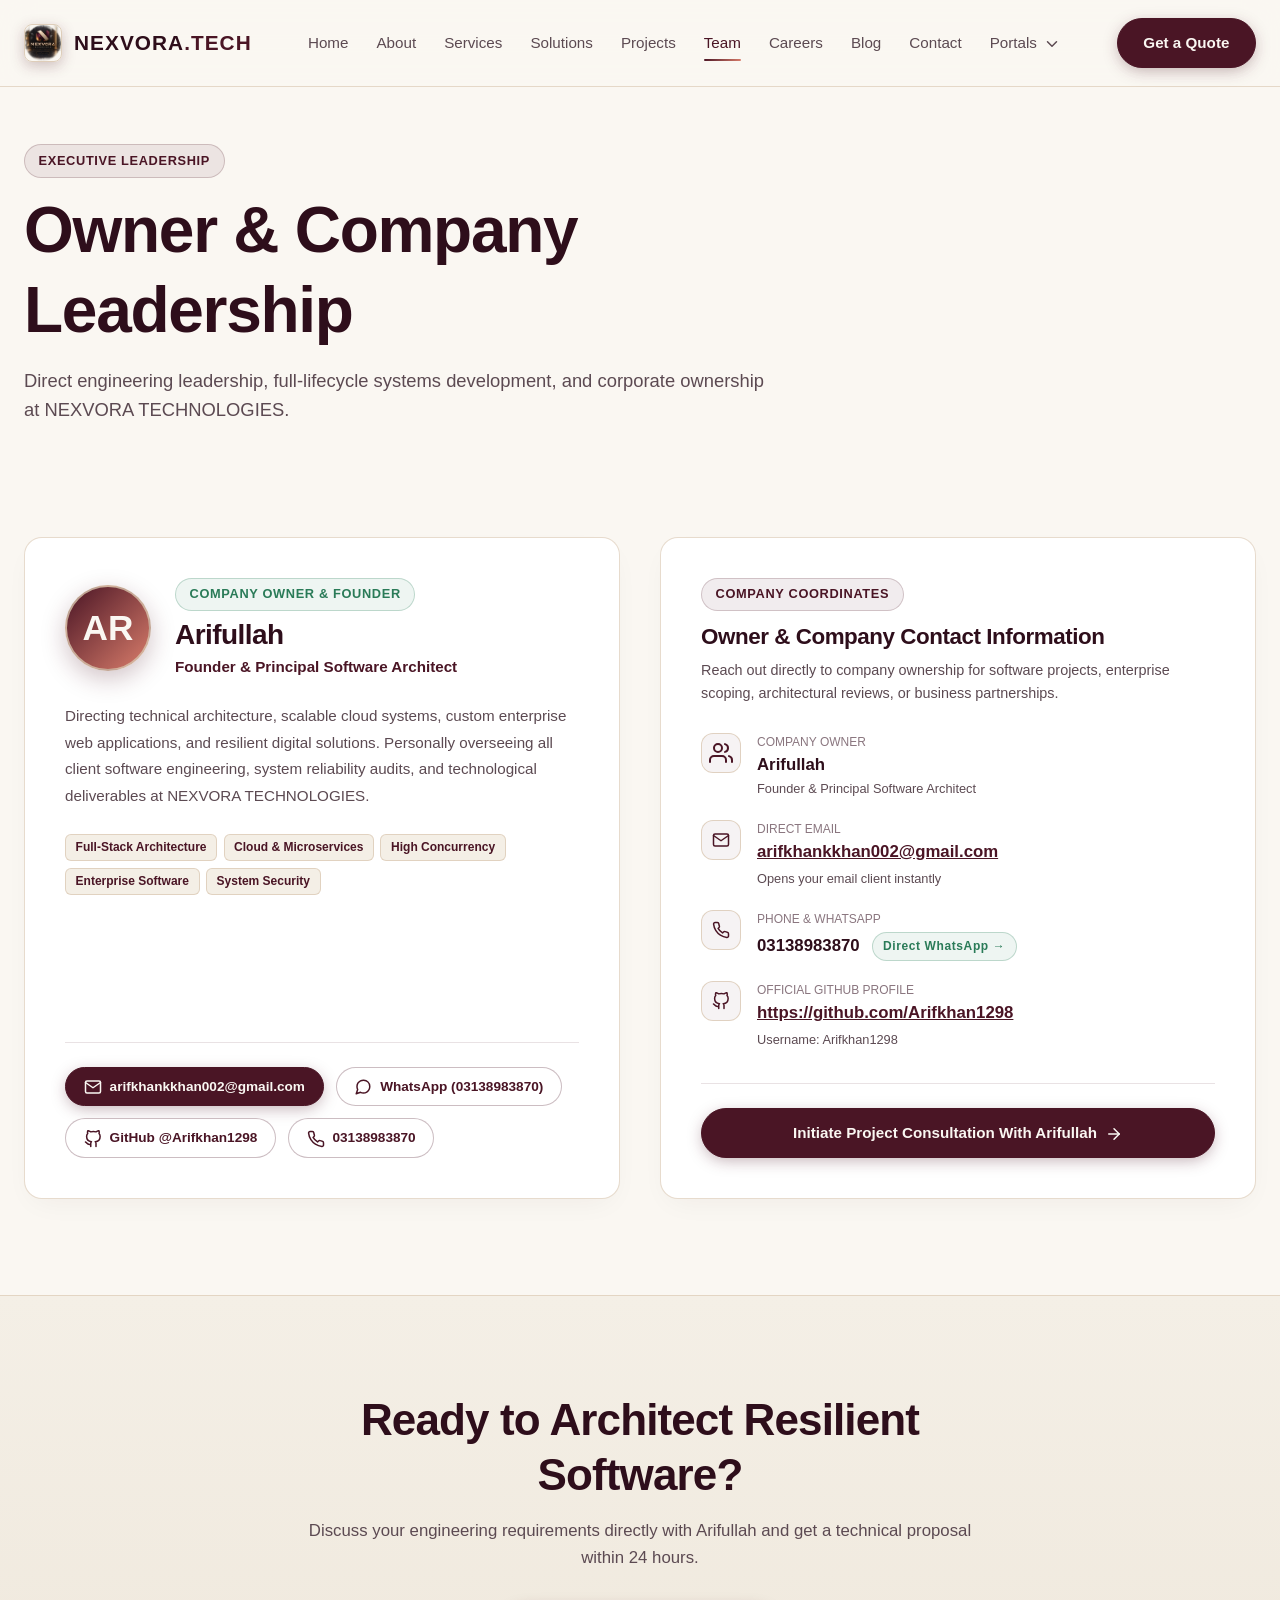
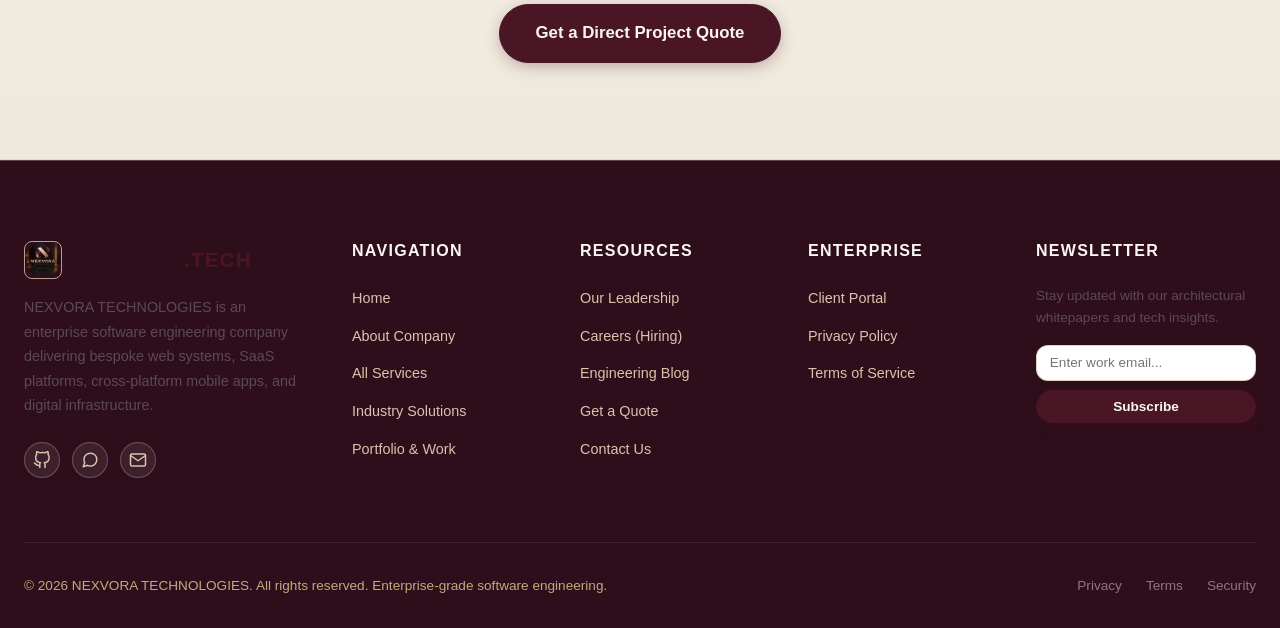
<file: team.html>
<!DOCTYPE html>
<html lang="en">
<head>
  <meta charset="UTF-8">
  <meta name="viewport" content="width=device-width, initial-scale=1.0">
  <meta name="description" content="Meet the engineering leadership and technical talent at NEXVORA TECHNOLOGIES.">
  <title>Our Team — NEXVORA TECHNOLOGIES</title>
  
  <link rel="stylesheet" href="style.css">
  <link rel="stylesheet" href="responsive.css">
</head>
<body>

  <!-- Top Sticky Header -->
  <header class="site-header" id="site-header">
    <div class="container nav-container">
      <a href="index.html" class="brand-logo" aria-label="NEXVORA TECHNOLOGIES Home">
        <img src="9600f248-9e25-4836-9e12-b158c3783639.png" alt="NEXVORA Logo" class="brand-logo-img">
        <span>NEXVORA<span class="highlight">.TECH</span></span>
      </a>

      <!-- Desktop Navigation Menu -->
      <nav aria-label="Primary Navigation">
        <ul class="nav-menu" id="nav-menu">
          <li><a href="index.html" class="nav-link">Home</a></li>
          <li><a href="about.html" class="nav-link">About</a></li>
          <li><a href="services.html" class="nav-link">Services</a></li>
          <li><a href="solutions.html" class="nav-link">Solutions</a></li>
          <li><a href="projects.html" class="nav-link">Projects</a></li>
          <li><a href="team.html" class="nav-link active">Team</a></li>
          <li><a href="careers.html" class="nav-link">Careers</a></li>
          <li><a href="blog.html" class="nav-link">Blog</a></li>
          <li><a href="contact.html" class="nav-link">Contact</a></li>
          <li class="nav-item-dropdown">
            <a href="javascript:void(0)" class="nav-link dropdown-toggle">
              <span>Portals</span>
              <span data-icon="chevronDown"></span>
            </a>
            <ul class="dropdown-menu">
              <li class="dropdown-item"><a href="client-dashboard.html">Client Portal</a></li>
            </ul>
          </li>
        </ul>
      </nav>

      <div class="nav-actions">
        <a href="quote.html" class="btn btn-primary btn-glow">Get a Quote</a>
      </div>

      <button class="mobile-toggle" id="mobile-toggle" aria-label="Toggle Navigation Menu">
        <span data-icon="menu"></span>
      </button>
    </div>
  </header>

  <!-- Page Header -->
  <section class="section" style="padding-top: 9rem; padding-bottom: 3.5rem;">
    <div class="container">
      <div class="section-header text-left">
        <div class="badge badge-indigo">Executive Leadership</div>
        <h1 style="margin-top: 0.75rem;">Owner &amp; Company Leadership</h1>
        <p class="section-subtitle">
          Direct engineering leadership, full-lifecycle systems development, and corporate ownership at NEXVORA TECHNOLOGIES.
        </p>
      </div>
    </div>
  </section>

  <!-- Owner & Company Direct Coordinates Grid -->
  <section class="section" style="padding-top: 0;">
    <div class="container">
      <div class="grid-2" style="gap: 2.5rem; align-items: stretch;">

        <!-- Owner Profile Card -->
        <div class="card" style="padding: 2.5rem; display: flex; flex-direction: column; justify-content: space-between;">
          <div>
            <div style="display: flex; align-items: center; gap: 1.5rem; margin-bottom: 1.5rem;">
              <div style="width: 86px; height: 86px; border-radius: 50%; background: linear-gradient(135deg, #4A1525, #D97D6B); display: flex; align-items: center; justify-content: center; font-size: 2.2rem; font-weight: 800; color: #FAF7F2; box-shadow: 0 8px 24px rgba(74, 21, 37, 0.25); border: 2px solid rgba(216, 196, 172, 0.8);">
                AR
              </div>
              <div>
                <div class="badge badge-emerald" style="margin-bottom: 0.35rem;">Company Owner &amp; Founder</div>
                <h2 style="font-size: 1.75rem; margin-bottom: 0.2rem;">Arifullah</h2>
                <div style="color: var(--primary); font-weight: 600; font-size: 0.95rem;">Founder &amp; Principal Software Architect</div>
              </div>
            </div>

            <p style="font-size: 0.95rem; line-height: 1.75; margin-bottom: 1.5rem;">
              Directing technical architecture, scalable cloud systems, custom enterprise web applications, and resilient digital solutions. Personally overseeing all client software engineering, system reliability audits, and technological deliverables at NEXVORA TECHNOLOGIES.
            </p>

            <div class="service-tech-tags" style="border: none; padding: 0; margin-bottom: 2rem;">
              <span class="tech-tag">Full-Stack Architecture</span>
              <span class="tech-tag">Cloud &amp; Microservices</span>
              <span class="tech-tag">High Concurrency</span>
              <span class="tech-tag">Enterprise Software</span>
              <span class="tech-tag">System Security</span>
            </div>
          </div>

          <div style="display: flex; flex-wrap: wrap; gap: 0.75rem; border-top: 1px solid var(--border-subtle); padding-top: 1.5rem;">
            <a href="mailto:arifkhankkhan002@gmail.com" class="btn btn-primary btn-sm">
              <span data-icon="email"></span> arifkhankkhan002@gmail.com
            </a>
            <a href="https://wa.me/923138983870" target="_blank" rel="noopener noreferrer" class="btn btn-outline btn-sm">
              <span data-icon="whatsapp"></span> WhatsApp (03138983870)
            </a>
            <a href="https://github.com/Arifkhan1298" target="_blank" rel="noopener noreferrer" class="btn btn-outline btn-sm">
              <span data-icon="github"></span> GitHub @Arifkhan1298
            </a>
            <a href="tel:03138983870" class="btn btn-outline btn-sm">
              <span data-icon="phone"></span> 03138983870
            </a>
          </div>
        </div>

        <!-- Official Company Contact Coordinates Card -->
        <div class="card" style="padding: 2.5rem; display: flex; flex-direction: column; justify-content: space-between;">
          <div>
            <div class="badge badge-indigo" style="margin-bottom: 0.75rem;">Company Coordinates</div>
            <h3 style="font-size: 1.4rem; margin-bottom: 0.5rem;">Owner &amp; Company Contact Information</h3>
            <p style="font-size: 0.9rem; margin-bottom: 1.75rem;">
              Reach out directly to company ownership for software projects, enterprise scoping, architectural reviews, or business partnerships.
            </p>

            <div style="display: flex; flex-direction: column; gap: 1.25rem;">
              <div style="display: flex; gap: 1rem; align-items: flex-start;">
                <div class="service-icon-wrap" data-icon="users" style="width:40px; height:40px; margin-bottom:0; min-width:40px;"></div>
                <div>
                  <div style="font-size: 0.75rem; color: var(--text-dim); text-transform: uppercase;">Company Owner</div>
                  <strong style="color: var(--text-main); font-size: 1.05rem;">Arifullah</strong>
                  <div style="font-size: 0.8rem; color: var(--text-muted);">Founder &amp; Principal Software Architect</div>
                </div>
              </div>

              <div style="display: flex; gap: 1rem; align-items: flex-start;">
                <div class="service-icon-wrap" data-icon="email" style="width:40px; height:40px; margin-bottom:0; min-width:40px;"></div>
                <div>
                  <div style="font-size: 0.75rem; color: var(--text-dim); text-transform: uppercase;">Direct Email</div>
                  <a href="mailto:arifkhankkhan002@gmail.com" style="color: var(--primary); font-weight: 700; font-size: 1.05rem; text-decoration: underline;">arifkhankkhan002@gmail.com</a>
                  <div style="font-size: 0.8rem; color: var(--text-muted); margin-top: 0.2rem;">Opens your email client instantly</div>
                </div>
              </div>

              <div style="display: flex; gap: 1rem; align-items: flex-start;">
                <div class="service-icon-wrap" data-icon="phone" style="width:40px; height:40px; margin-bottom:0; min-width:40px;"></div>
                <div>
                  <div style="font-size: 0.75rem; color: var(--text-dim); text-transform: uppercase;">Phone &amp; WhatsApp</div>
                  <div style="display: flex; flex-wrap: wrap; gap: 0.75rem; align-items: center; margin-top: 0.2rem;">
                    <a href="tel:03138983870" style="color: var(--text-main); font-weight: 700; font-size: 1.05rem;">03138983870</a>
                    <a href="https://wa.me/923138983870" target="_blank" rel="noopener noreferrer" class="badge badge-emerald" style="text-transform:none; font-size:0.75rem; padding:0.25rem 0.65rem;">Direct WhatsApp &rarr;</a>
                  </div>
                </div>
              </div>

              <div style="display: flex; gap: 1rem; align-items: flex-start;">
                <div class="service-icon-wrap" data-icon="github" style="width:40px; height:40px; margin-bottom:0; min-width:40px;"></div>
                <div>
                  <div style="font-size: 0.75rem; color: var(--text-dim); text-transform: uppercase;">Official GitHub Profile</div>
                  <a href="https://github.com/Arifkhan1298" target="_blank" rel="noopener noreferrer" style="color: var(--primary); font-weight: 700; font-size: 1.05rem; text-decoration: underline;">https://github.com/Arifkhan1298</a>
                  <div style="font-size: 0.8rem; color: var(--text-muted); margin-top: 0.2rem;">Username: Arifkhan1298</div>
                </div>
              </div>
            </div>
          </div>

          <div style="margin-top: 2rem; padding-top: 1.5rem; border-top: 1px solid var(--border-subtle);">
            <a href="contact.html" class="btn btn-primary btn-glow" style="width: 100%; text-align: center;">
              Initiate Project Consultation With Arifullah <span data-icon="arrowRight"></span>
            </a>
          </div>
        </div>

      </div>
    </div>
  </section>

  <!-- Consultation CTA -->
  <section class="section section-alt" style="text-align: center;">
    <div class="container" style="max-width: 750px;">
      <h2 style="margin-bottom: 1rem;">Ready to Architect Resilient Software?</h2>
      <p style="margin-bottom: 2rem;">Discuss your engineering requirements directly with Arifullah and get a technical proposal within 24 hours.</p>
      <a href="quote.html" class="btn btn-primary btn-lg btn-glow">Get a Direct Project Quote</a>
    </div>
  </section>

  <!-- Footer -->
  <footer class="site-footer">
    <div class="container">
      <div class="footer-top">
        <div class="footer-col">
          <a href="index.html" class="brand-logo" style="margin-bottom: 1rem;">
            <img src="9600f248-9e25-4836-9e12-b158c3783639.png" alt="NEXVORA Logo" class="brand-logo-img">
            <span>NEXVORA<span class="highlight">.TECH</span></span>
          </a>
          <p style="font-size: 0.9rem; line-height: 1.7; margin-bottom: 1.5rem;">
            NEXVORA TECHNOLOGIES is an enterprise software engineering company delivering bespoke web systems, SaaS platforms, cross-platform mobile apps, and digital infrastructure.
          </p>
          <div class="social-links">
            <a href="https://github.com/Arifkhan1298" target="_blank" rel="noopener noreferrer" class="social-link" title="GitHub - Arifkhan1298" data-icon="github"></a>
            <a href="https://wa.me/923138983870" target="_blank" rel="noopener noreferrer" class="social-link" title="WhatsApp - 03138983870" data-icon="whatsapp"></a>
            <a href="mailto:arifkhankkhan002@gmail.com" class="social-link" title="Email Arifullah" data-icon="email"></a>
          </div>
        </div>

        <div class="footer-col">
          <h4>Navigation</h4>
          <ul class="footer-links">
            <li><a href="index.html">Home</a></li>
            <li><a href="about.html">About Company</a></li>
            <li><a href="services.html">All Services</a></li>
            <li><a href="solutions.html">Industry Solutions</a></li>
            <li><a href="projects.html">Portfolio &amp; Work</a></li>
          </ul>
        </div>

        <div class="footer-col">
          <h4>Resources</h4>
          <ul class="footer-links">
            <li><a href="team.html">Our Leadership</a></li>
            <li><a href="careers.html">Careers (Hiring)</a></li>
            <li><a href="blog.html">Engineering Blog</a></li>
            <li><a href="quote.html">Get a Quote</a></li>
            <li><a href="contact.html">Contact Us</a></li>
          </ul>
        </div>

        <div class="footer-col">
          <h4>Enterprise</h4>
          <ul class="footer-links">
            <li><a href="client-dashboard.html">Client Portal</a></li>
            <li><a href="privacy.html">Privacy Policy</a></li>
            <li><a href="terms.html">Terms of Service</a></li>
          </ul>
        </div>

        <div class="footer-col">
          <h4>Newsletter</h4>
          <p style="font-size: 0.85rem; margin-bottom: 1rem;">Stay updated with our architectural whitepapers and tech insights.</p>
          <form onsubmit="event.preventDefault(); window.Nexvora.showToast('Subscribed to NEXVORA Tech Insights!', 'success'); this.reset();" style="display:flex; flex-direction:column; gap:0.6rem;">
            <input type="email" required placeholder="Enter work email..." class="form-control" style="font-size:0.85rem; padding:0.6rem 0.8rem;">
            <button type="submit" class="btn btn-primary btn-sm">Subscribe</button>
          </form>
        </div>
      </div>

      <div class="footer-bottom">
        <div>&copy; 2026 NEXVORA TECHNOLOGIES. All rights reserved. Enterprise-grade software engineering.</div>
        <div style="display:flex; gap:1.5rem;">
          <a href="privacy.html" style="color:var(--text-dim);">Privacy</a>
          <a href="terms.html" style="color:var(--text-dim);">Terms</a>
          <a href="contact.html" style="color:var(--text-dim);">Security</a>
        </div>
      </div>
    </div>
  </footer>

  <button id="back-to-top" class="back-to-top" aria-label="Back to Top">
    <svg width="20" height="20" viewBox="0 0 24 24" fill="none" stroke="currentColor" stroke-width="2.5"><polyline points="18 15 12 9 6 15"></polyline></svg>
  </button>

  <script src="script.js"></script>
</body>
</html>
</file>
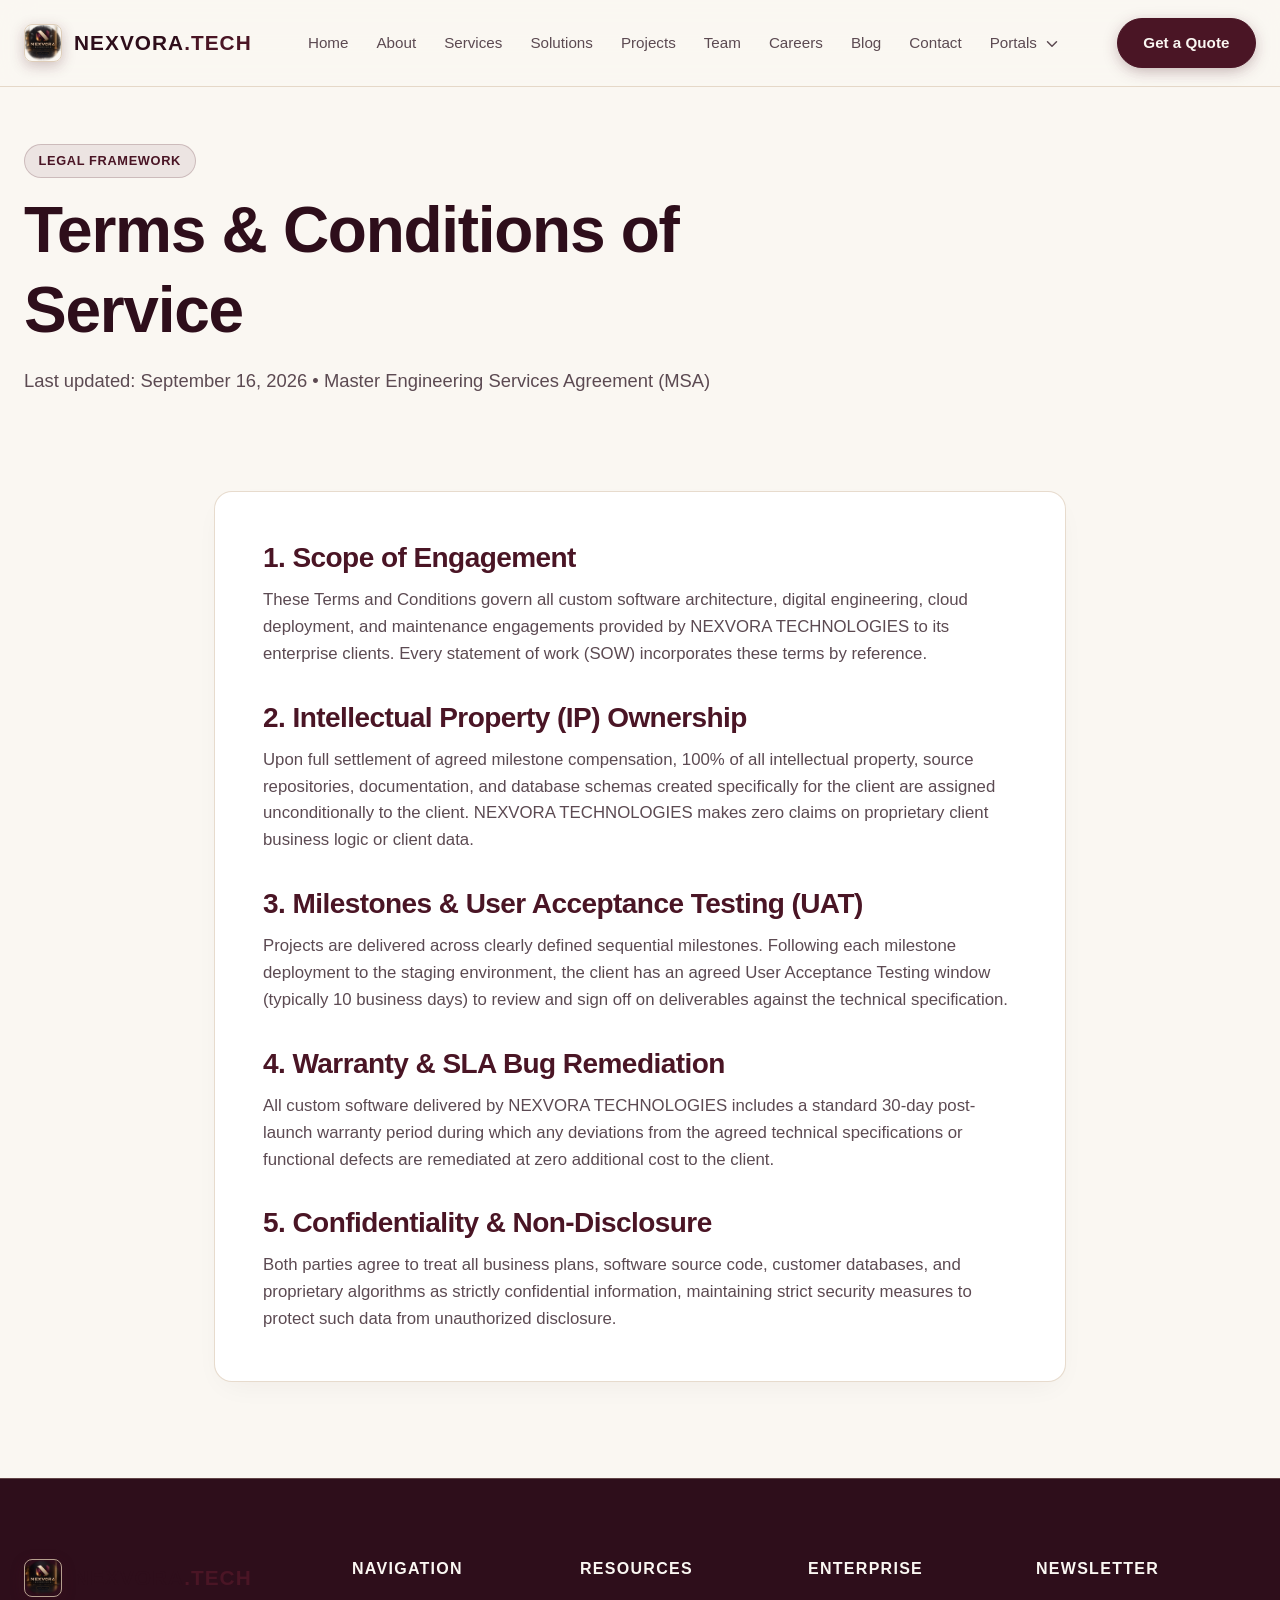
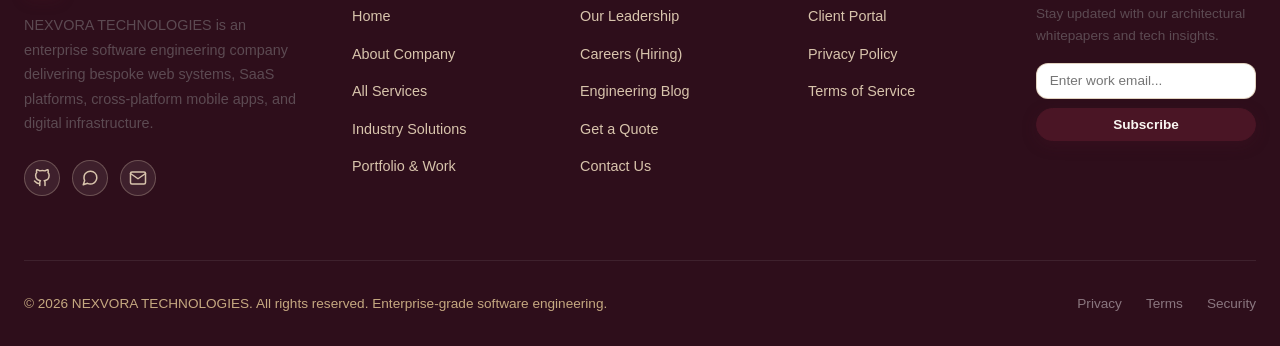
<file: terms.html>
<!DOCTYPE html>
<html lang="en">
<head>
  <meta charset="UTF-8">
  <meta name="viewport" content="width=device-width, initial-scale=1.0">
  <meta name="description" content="Terms of Service — NEXVORA TECHNOLOGIES Master Software Engineering Services Agreement.">
  <title>Terms &amp; Conditions — NEXVORA TECHNOLOGIES</title>
  
  <link rel="stylesheet" href="style.css">
  <link rel="stylesheet" href="responsive.css">
</head>
<body>

  <!-- Top Sticky Header -->
  <header class="site-header" id="site-header">
    <div class="container nav-container">
      <a href="index.html" class="brand-logo" aria-label="NEXVORA TECHNOLOGIES Home">
        <img src="9600f248-9e25-4836-9e12-b158c3783639.png" alt="NEXVORA Logo" class="brand-logo-img">
        <span>NEXVORA<span class="highlight">.TECH</span></span>
      </a>

      <!-- Desktop Navigation Menu -->
      <nav aria-label="Primary Navigation">
        <ul class="nav-menu" id="nav-menu">
          <li><a href="index.html" class="nav-link">Home</a></li>
          <li><a href="about.html" class="nav-link">About</a></li>
          <li><a href="services.html" class="nav-link">Services</a></li>
          <li><a href="solutions.html" class="nav-link">Solutions</a></li>
          <li><a href="projects.html" class="nav-link">Projects</a></li>
          <li><a href="team.html" class="nav-link">Team</a></li>
          <li><a href="careers.html" class="nav-link">Careers</a></li>
          <li><a href="blog.html" class="nav-link">Blog</a></li>
          <li><a href="contact.html" class="nav-link">Contact</a></li>
          <li class="nav-item-dropdown">
            <a href="javascript:void(0)" class="nav-link dropdown-toggle">
              <span>Portals</span>
              <span data-icon="chevronDown"></span>
            </a>
            <ul class="dropdown-menu">
              <li class="dropdown-item"><a href="client-dashboard.html">Client Portal</a></li>
            </ul>
          </li>
        </ul>
      </nav>

      <div class="nav-actions">
        <a href="quote.html" class="btn btn-primary btn-glow">Get a Quote</a>
      </div>

      <button class="mobile-toggle" id="mobile-toggle" aria-label="Toggle Navigation Menu">
        <span data-icon="menu"></span>
      </button>
    </div>
  </header>

  <!-- Page Header -->
  <section class="section" style="padding-top: 9rem; padding-bottom: 2.5rem;">
    <div class="container">
      <div class="section-header text-left">
        <div class="badge badge-indigo">Legal Framework</div>
        <h1 style="margin-top: 0.75rem;">Terms &amp; Conditions of Service</h1>
        <p class="section-subtitle">Last updated: September 16, 2026 &bull; Master Engineering Services Agreement (MSA)</p>
      </div>
    </div>
  </section>

  <!-- Terms Content -->
  <section class="section" style="padding-top: 0;">
    <div class="container" style="max-width: 900px;">
      <div class="card" style="padding: 3rem; display: flex; flex-direction: column; gap: 2rem;">
        
        <div>
          <h3 style="margin-bottom: 0.75rem; color: var(--primary);">1. Scope of Engagement</h3>
          <p>
            These Terms and Conditions govern all custom software architecture, digital engineering, cloud deployment, and maintenance engagements provided by NEXVORA TECHNOLOGIES to its enterprise clients. Every statement of work (SOW) incorporates these terms by reference.
          </p>
        </div>

        <div>
          <h3 style="margin-bottom: 0.75rem; color: var(--primary);">2. Intellectual Property (IP) Ownership</h3>
          <p>
            Upon full settlement of agreed milestone compensation, 100% of all intellectual property, source repositories, documentation, and database schemas created specifically for the client are assigned unconditionally to the client. NEXVORA TECHNOLOGIES makes zero claims on proprietary client business logic or client data.
          </p>
        </div>

        <div>
          <h3 style="margin-bottom: 0.75rem; color: var(--primary);">3. Milestones &amp; User Acceptance Testing (UAT)</h3>
          <p>
            Projects are delivered across clearly defined sequential milestones. Following each milestone deployment to the staging environment, the client has an agreed User Acceptance Testing window (typically 10 business days) to review and sign off on deliverables against the technical specification.
          </p>
        </div>

        <div>
          <h3 style="margin-bottom: 0.75rem; color: var(--primary);">4. Warranty &amp; SLA Bug Remediation</h3>
          <p>
            All custom software delivered by NEXVORA TECHNOLOGIES includes a standard 30-day post-launch warranty period during which any deviations from the agreed technical specifications or functional defects are remediated at zero additional cost to the client.
          </p>
        </div>

        <div>
          <h3 style="margin-bottom: 0.75rem; color: var(--primary);">5. Confidentiality &amp; Non-Disclosure</h3>
          <p>
            Both parties agree to treat all business plans, software source code, customer databases, and proprietary algorithms as strictly confidential information, maintaining strict security measures to protect such data from unauthorized disclosure.
          </p>
        </div>

      </div>
    </div>
  </section>

  <!-- Footer -->
  <footer class="site-footer">
    <div class="container">
      <div class="footer-top">
        <div class="footer-col">
          <a href="index.html" class="brand-logo" style="margin-bottom: 1rem;">
            <img src="9600f248-9e25-4836-9e12-b158c3783639.png" alt="NEXVORA Logo" class="brand-logo-img">
            <span>NEXVORA<span class="highlight">.TECH</span></span>
          </a>
          <p style="font-size: 0.9rem; line-height: 1.7; margin-bottom: 1.5rem;">
            NEXVORA TECHNOLOGIES is an enterprise software engineering company delivering bespoke web systems, SaaS platforms, cross-platform mobile apps, and digital infrastructure.
          </p>
          <div class="social-links">
            <a href="https://github.com/Arifkhan1298" target="_blank" rel="noopener noreferrer" class="social-link" title="GitHub - Arifkhan1298" data-icon="github"></a>
            <a href="https://wa.me/923138983870" target="_blank" rel="noopener noreferrer" class="social-link" title="WhatsApp - 03138983870" data-icon="whatsapp"></a>
            <a href="mailto:arifkhankkhan002@gmail.com" class="social-link" title="Email Arifullah" data-icon="email"></a>
          </div>
        </div>

        <div class="footer-col">
          <h4>Navigation</h4>
          <ul class="footer-links">
            <li><a href="index.html">Home</a></li>
            <li><a href="about.html">About Company</a></li>
            <li><a href="services.html">All Services</a></li>
            <li><a href="solutions.html">Industry Solutions</a></li>
            <li><a href="projects.html">Portfolio &amp; Work</a></li>
          </ul>
        </div>

        <div class="footer-col">
          <h4>Resources</h4>
          <ul class="footer-links">
            <li><a href="team.html">Our Leadership</a></li>
            <li><a href="careers.html">Careers (Hiring)</a></li>
            <li><a href="blog.html">Engineering Blog</a></li>
            <li><a href="quote.html">Get a Quote</a></li>
            <li><a href="contact.html">Contact Us</a></li>
          </ul>
        </div>

        <div class="footer-col">
          <h4>Enterprise</h4>
          <ul class="footer-links">
            <li><a href="client-dashboard.html">Client Portal</a></li>
            <li><a href="privacy.html">Privacy Policy</a></li>
            <li><a href="terms.html">Terms of Service</a></li>
          </ul>
        </div>

        <div class="footer-col">
          <h4>Newsletter</h4>
          <p style="font-size: 0.85rem; margin-bottom: 1rem;">Stay updated with our architectural whitepapers and tech insights.</p>
          <form onsubmit="event.preventDefault(); window.Nexvora.showToast('Subscribed to NEXVORA Tech Insights!', 'success'); this.reset();" style="display:flex; flex-direction:column; gap:0.6rem;">
            <input type="email" required placeholder="Enter work email..." class="form-control" style="font-size:0.85rem; padding:0.6rem 0.8rem;">
            <button type="submit" class="btn btn-primary btn-sm">Subscribe</button>
          </form>
        </div>
      </div>

      <div class="footer-bottom">
        <div>&copy; 2026 NEXVORA TECHNOLOGIES. All rights reserved. Enterprise-grade software engineering.</div>
        <div style="display:flex; gap:1.5rem;">
          <a href="privacy.html" style="color:var(--text-dim);">Privacy</a>
          <a href="terms.html" style="color:var(--text-dim);">Terms</a>
          <a href="contact.html" style="color:var(--text-dim);">Security</a>
        </div>
      </div>
    </div>
  </footer>

  <button id="back-to-top" class="back-to-top" aria-label="Back to Top">
    <svg width="20" height="20" viewBox="0 0 24 24" fill="none" stroke="currentColor" stroke-width="2.5"><polyline points="18 15 12 9 6 15"></polyline></svg>
  </button>

  <script src="script.js"></script>
</body>
</html>
</file>
<file: style.css>
/* ==========================================================================
   NEXVORA TECHNOLOGIES — Enterprise Luxury Editorial Design System
   Color Palette: Warm Ivory (#FAF7F2), Soft Cream (#F4EFE6), Deep Burgundy (#4A1525),
   Rich Plum (#2E0E1B), Champagne Gold (#D8C4AC / #C5A880), Muted Coral (#D97D6B)
   100% Offline-First | Zero External Dependencies | Zero-Latency Modern Typography
   ========================================================================== */

:root {
  /* Luxury Editorial Color Tokens */
  --bg-dark: #FAF7F2;          /* Warm Ivory base */
  --bg-surface: #F4EFE6;       /* Soft Cream secondary surface */
  --bg-card: #FFFFFF;          /* Pure White card base */
  --bg-card-hover: #FDFBF7;    /* Warm pearl card hover */
  --bg-glass: rgba(250, 247, 242, 0.85); /* Frosted warm ivory glass */
  --bg-input: #FFFFFF;         /* Pure White input */
  
  --border-subtle: rgba(74, 21, 37, 0.12); /* Delicate plum/burgundy trim */
  --border-glow: rgba(217, 125, 107, 0.35); /* Muted coral warmth */
  --border-active: #4A1525;    /* Deep Burgundy active */
  --border-gold: rgba(216, 196, 172, 0.8); /* Champagne Gold border */
  
  --primary: #4A1525;          /* Deep Burgundy primary brand */
  --primary-glow: rgba(74, 21, 37, 0.25);
  --primary-dark: #2E0E1B;     /* Rich Plum deep hover */
  --primary-light: #5E1D31;
  --secondary: #D97D6B;        /* Muted Coral accent */
  --secondary-glow: rgba(217, 125, 107, 0.25);
  --accent-gold: #C5A880;      /* Champagne Gold accent */
  --accent-purple: #742A46;    /* Burgundy/Plum Mid */
  --success: #2A7B58;          /* Elegant Hunter Green */
  --warning: #C27D38;          /* Warm Ochre / Amber */
  --danger: #B83A4B;           /* Rich Crimson */
  
  --text-main: #2E0E1B;        /* Rich Plum / Editorial dark text */
  --text-muted: #5C4A52;       /* Warm Charcoal / Mauve grey */
  --text-dim: #8A767F;         /* Subtle warm slate */
  
  /* Gradients */
  --grad-primary: linear-gradient(135deg, #4A1525 0%, #D97D6B 100%);
  --grad-surface: linear-gradient(180deg, #FAF7F2 0%, #F4EFE6 100%);
  --grad-glow: radial-gradient(circle at 50% 0%, rgba(217, 125, 107, 0.15) 0%, transparent 70%);
  --grad-dark: linear-gradient(180deg, #FAF7F2 0%, #F3ECE1 100%);
  --grad-plum: linear-gradient(145deg, #2E0E1B 0%, #4A1525 100%);
  --grad-gold: linear-gradient(135deg, #E8DCB8 0%, #C5A880 100%);

  /* Typography */
  --font-sans: -apple-system, BlinkMacSystemFont, "Segoe UI", Roboto, "Helvetica Neue", Arial, sans-serif;
  --font-serif: 'Playfair Display', Georgia, "Times New Roman", serif;
  --font-mono: ui-monospace, SFMono-Regular, Menlo, Monaco, Consolas, "Liberation Mono", monospace;
  
  /* Layout & Spacing */
  --container-max: 1280px;
  --radius-sm: 6px;
  --radius-md: 12px;
  --radius-lg: 18px;
  --radius-full: 9999px;
  
  /* Transitions */
  --transition-fast: 0.2s cubic-bezier(0.4, 0, 0.2, 1);
  --transition-smooth: 0.35s cubic-bezier(0.16, 1, 0.3, 1);
  --transition-bounce: 0.5s cubic-bezier(0.34, 1.56, 0.64, 1);
  
  /* Shadows */
  --shadow-card: 0 10px 30px -10px rgba(46, 14, 27, 0.08), 0 0 0 1px var(--border-subtle);
  --shadow-glow: 0 0 25px rgba(217, 125, 107, 0.2);
  --shadow-glow-lg: 0 15px 45px -10px rgba(74, 21, 37, 0.25);
}

/* Base Reset */
*, *::before, *::after {
  box-sizing: border-box;
  margin: 0;
  padding: 0;
}

html {
  scroll-behavior: smooth;
  font-size: 16px;
  background-color: var(--bg-dark);
  color: var(--text-main);
  font-family: var(--font-sans);
  text-rendering: optimizeLegibility;
  -webkit-font-smoothing: antialiased;
}

body {
  min-height: 100vh;
  background-color: var(--bg-dark);
  color: var(--text-main);
  line-height: 1.6;
  overflow-x: hidden;
  position: relative;
}

/* Selection */
::selection {
  background: var(--primary);
  color: #FAF7F2;
}

/* Custom Scrollbar */
::-webkit-scrollbar {
  width: 9px;
}
::-webkit-scrollbar-track {
  background: var(--bg-dark);
}
::-webkit-scrollbar-thumb {
  background: #D8C4AC;
  border-radius: var(--radius-full);
}
::-webkit-scrollbar-thumb:hover {
  background: var(--primary);
}

/* Typography Utilities */
h1, h2, h3, h4, h5, h6 {
  color: var(--text-main);
  font-weight: 700;
  line-height: 1.25;
  letter-spacing: -0.02em;
}

h1 { font-size: clamp(2.4rem, 5vw, 4rem); font-weight: 800; }
h2 { font-size: clamp(1.8rem, 3.5vw, 2.75rem); }
h3 { font-size: clamp(1.3rem, 2.2vw, 1.75rem); }
h4 { font-size: 1.25rem; }

p {
  color: var(--text-muted);
  font-size: 1.05rem;
}

a {
  color: inherit;
  text-decoration: none;
  transition: color var(--transition-fast);
}

img, svg {
  vertical-align: middle;
  display: inline-block;
}

/* Container */
.container {
  width: 100%;
  max-width: var(--container-max);
  margin-left: auto;
  margin-right: auto;
  padding-left: 1.5rem;
  padding-right: 1.5rem;
}

/* Header & Navigation */
.site-header {
  position: fixed;
  top: 0;
  left: 0;
  width: 100%;
  z-index: 1000;
  padding: 1.1rem 0;
  transition: background var(--transition-fast), padding var(--transition-fast), border-color var(--transition-fast);
  background: rgba(250, 247, 242, 0.88);
  backdrop-filter: blur(16px);
  -webkit-backdrop-filter: blur(16px);
  border-bottom: 1px solid rgba(216, 196, 172, 0.6);
}

.site-header.scrolled {
  padding: 0.8rem 0;
  background: rgba(250, 247, 242, 0.98);
  border-bottom-color: rgba(74, 21, 37, 0.15);
  box-shadow: 0 10px 30px -10px rgba(46, 14, 27, 0.08);
}

.nav-container {
  display: flex;
  align-items: center;
  justify-content: space-between;
}

/* Brand Logo */
.brand-logo {
  display: flex;
  align-items: center;
  gap: 0.75rem;
  font-size: 1.3rem;
  font-weight: 800;
  letter-spacing: 0.05em;
  color: var(--text-main);
  text-transform: uppercase;
}

.brand-icon {
  width: 36px;
  height: 36px;
  display: flex;
  align-items: center;
  justify-content: center;
  background: var(--grad-primary);
  border-radius: 8px;
  color: #FAF7F2;
  font-weight: 900;
  box-shadow: 0 4px 14px rgba(74, 21, 37, 0.25);
}

.brand-logo-img {
  width: 38px;
  height: 38px;
  border-radius: 8px;
  object-fit: cover;
  box-shadow: 0 4px 14px rgba(74, 21, 37, 0.25);
  border: 1px solid rgba(216, 196, 172, 0.8);
  flex-shrink: 0;
  transition: transform var(--transition-fast);
}

.brand-logo:hover .brand-logo-img {
  transform: scale(1.06);
}

.brand-logo span.highlight {
  color: var(--primary);
}

/* Nav Menu */
.nav-menu {
  display: flex;
  align-items: center;
  list-style: none;
  gap: 1.75rem;
}

.nav-link {
  font-size: 0.95rem;
  font-weight: 500;
  color: var(--text-muted);
  position: relative;
  padding: 0.4rem 0;
  display: flex;
  align-items: center;
  gap: 0.35rem;
}

.nav-link:hover,
.nav-link.active {
  color: var(--primary);
}

.nav-link::after {
  content: '';
  position: absolute;
  bottom: 0;
  left: 0;
  width: 0%;
  height: 2px;
  background: var(--grad-primary);
  transition: width var(--transition-fast);
  border-radius: 2px;
}

.nav-link:hover::after,
.nav-link.active::after {
  width: 100%;
}

/* Nav Actions */
.nav-actions {
  display: flex;
  align-items: center;
  gap: 1rem;
}

/* Dropdown */
.nav-item-dropdown {
  position: relative;
}

.dropdown-menu {
  position: absolute;
  top: 100%;
  left: 0;
  min-width: 220px;
  background: #FFFFFF;
  border: 1px solid rgba(216, 196, 172, 0.7);
  border-radius: var(--radius-md);
  padding: 0.6rem;
  box-shadow: 0 15px 35px rgba(46, 14, 27, 0.12);
  opacity: 0;
  visibility: hidden;
  transform: translateY(10px);
  transition: all var(--transition-fast);
  list-style: none;
  backdrop-filter: blur(16px);
}

.nav-item-dropdown:hover .dropdown-menu {
  opacity: 1;
  visibility: visible;
  transform: translateY(0);
}

.dropdown-item a {
  display: flex;
  align-items: center;
  gap: 0.6rem;
  padding: 0.6rem 0.8rem;
  border-radius: var(--radius-sm);
  color: var(--text-muted);
  font-size: 0.9rem;
}

.dropdown-item a:hover {
  background: rgba(74, 21, 37, 0.06);
  color: var(--primary);
}

/* Mobile Toggle */
.mobile-toggle {
  display: none;
  background: transparent;
  border: none;
  color: var(--text-main);
  cursor: pointer;
  padding: 0.5rem;
  border-radius: var(--radius-sm);
}

/* Buttons */
.btn {
  display: inline-flex;
  align-items: center;
  justify-content: center;
  gap: 0.5rem;
  padding: 0.75rem 1.6rem;
  font-size: 0.95rem;
  font-weight: 600;
  border-radius: var(--radius-full);
  border: 1px solid transparent;
  cursor: pointer;
  transition: all var(--transition-fast);
  text-decoration: none;
  white-space: nowrap;
}

.btn-sm {
  padding: 0.5rem 1.1rem;
  font-size: 0.85rem;
}

.btn-lg {
  padding: 0.95rem 2.2rem;
  font-size: 1.05rem;
}

.btn-primary {
  background: #4A1525;
  color: #FAF7F2;
  font-weight: 700;
  border: 1px solid #4A1525;
  box-shadow: 0 4px 16px -2px rgba(74, 21, 37, 0.35);
}

.btn-primary:hover {
  transform: translateY(-2px);
  background: #2E0E1B;
  border-color: #2E0E1B;
  color: #FAF7F2;
  box-shadow: 0 8px 24px -4px rgba(74, 21, 37, 0.45);
}

.btn-outline {
  background: rgba(255, 255, 255, 0.7);
  color: #4A1525;
  border: 1px solid rgba(74, 21, 37, 0.28);
  backdrop-filter: blur(8px);
}

.btn-outline:hover {
  background: #4A1525;
  border-color: #4A1525;
  color: #FAF7F2;
  box-shadow: 0 4px 16px rgba(74, 21, 37, 0.25);
  transform: translateY(-2px);
}

.btn-glow {
  position: relative;
  overflow: hidden;
}

.btn-glow::before {
  content: '';
  position: absolute;
  top: -50%;
  left: -50%;
  width: 200%;
  height: 200%;
  background: radial-gradient(circle, rgba(255,255,255,0.3) 0%, transparent 60%);
  transform: rotate(45deg);
  opacity: 0;
  transition: opacity var(--transition-fast);
}

.btn-glow:hover::before {
  opacity: 1;
}

/* Badges & Tags */
.badge {
  display: inline-flex;
  align-items: center;
  gap: 0.4rem;
  padding: 0.35rem 0.85rem;
  border-radius: var(--radius-full);
  font-size: 0.8rem;
  font-weight: 700;
  text-transform: uppercase;
  letter-spacing: 0.05em;
  background: rgba(74, 21, 37, 0.05);
  color: #4A1525;
  border: 1px solid rgba(216, 196, 172, 0.8);
}

.badge-indigo {
  background: rgba(74, 21, 37, 0.08);
  color: #4A1525;
  border-color: rgba(74, 21, 37, 0.2);
}

.badge-emerald {
  background: rgba(42, 123, 88, 0.08);
  color: #2A7B58;
  border-color: rgba(42, 123, 88, 0.25);
}

.badge-purple {
  background: rgba(217, 125, 107, 0.12);
  color: #D97D6B;
  border-color: rgba(217, 125, 107, 0.35);
}

/* Section Header */
.section-header {
  text-align: center;
  max-width: 750px;
  margin: 0 auto 3.5rem auto;
}

.section-header.text-left {
  text-align: left;
  margin-left: 0;
}

.section-subtitle {
  margin-top: 1rem;
  font-size: 1.15rem;
}

/* Sections */
.section {
  padding: 6rem 0;
  position: relative;
}

.section-lg {
  padding: 8rem 0;
}

.section-alt {
  background: linear-gradient(180deg, #F4EFE6 0%, #EFE8DC 100%);
  border-top: 1px solid rgba(216, 196, 172, 0.5);
  border-bottom: 1px solid rgba(216, 196, 172, 0.5);
}

/* Cards & Glassmorphism */
.card {
  background: var(--bg-card);
  border: 1px solid rgba(216, 196, 172, 0.6);
  border-radius: var(--radius-lg);
  padding: 2rem;
  transition: all var(--transition-smooth);
  position: relative;
  overflow: hidden;
  box-shadow: 0 10px 30px -10px rgba(46, 14, 27, 0.06);
}

.card:hover {
  background: #FFFFFF;
  border-color: #D97D6B;
  transform: translateY(-5px);
  box-shadow: 0 16px 36px -10px rgba(46, 14, 27, 0.12);
}

.card::before {
  content: '';
  position: absolute;
  top: 0;
  left: 0;
  width: 100%;
  height: 2px;
  background: linear-gradient(90deg, #4A1525, #D97D6B, #C5A880);
  opacity: 0;
  transition: opacity var(--transition-fast);
}

.card:hover::before {
  opacity: 1;
}

/* Service Card */
.service-card {
  display: flex;
  flex-direction: column;
  height: 100%;
}

.service-icon-wrap {
  width: 58px;
  height: 58px;
  border-radius: var(--radius-md);
  background: rgba(74, 21, 37, 0.05);
  border: 1px solid rgba(216, 196, 172, 0.7);
  display: flex;
  align-items: center;
  justify-content: center;
  color: var(--primary);
  margin-bottom: 1.5rem;
  transition: transform var(--transition-fast), background var(--transition-fast);
}

.card:hover .service-icon-wrap {
  transform: scale(1.08);
  background: #4A1525;
  color: #FAF7F2;
}

.service-card h3 {
  margin-bottom: 0.75rem;
}

.service-card p {
  margin-bottom: 1.5rem;
  flex-grow: 1;
}

.service-tech-tags {
  display: flex;
  flex-wrap: wrap;
  gap: 0.4rem;
  margin-top: auto;
  padding-top: 1.25rem;
  border-top: 1px solid var(--border-subtle);
}

.tech-tag {
  font-size: 0.75rem;
  padding: 0.2rem 0.6rem;
  background: #F4EFE6;
  border: 1px solid rgba(216, 196, 172, 0.65);
  border-radius: var(--radius-sm);
  color: var(--primary);
  font-weight: 600;
}

/* Grid Layouts */
.grid-2 {
  display: grid;
  grid-template-columns: repeat(2, 1fr);
  gap: 2rem;
}

.grid-3 {
  display: grid;
  grid-template-columns: repeat(3, 1fr);
  gap: 2rem;
}

.grid-4 {
  display: grid;
  grid-template-columns: repeat(4, 1fr);
  gap: 1.5rem;
}

/* Stats Counter Section */
.stats-grid {
  display: grid;
  grid-template-columns: repeat(4, 1fr);
  gap: 1.5rem;
  margin-top: -3rem;
  position: relative;
  z-index: 10;
}

.stat-box {
  background: #FFFFFF;
  border: 1px solid rgba(216, 196, 172, 0.65);
  border-radius: var(--radius-lg);
  padding: 2rem 1.5rem;
  text-align: center;
  box-shadow: 0 10px 30px -10px rgba(46, 14, 27, 0.08);
  transition: transform var(--transition-fast), border-color var(--transition-fast);
}

.stat-box:hover {
  transform: translateY(-4px);
  border-color: #D97D6B;
  box-shadow: 0 15px 35px -8px rgba(74, 21, 37, 0.15);
}

.stat-number {
  font-size: 2.8rem;
  font-weight: 800;
  color: var(--primary);
  font-family: var(--font-mono);
  line-height: 1;
  margin-bottom: 0.5rem;
  display: flex;
  align-items: center;
  justify-content: center;
}

.stat-label {
  font-size: 0.95rem;
  font-weight: 600;
  color: var(--text-main);
  margin-bottom: 0.25rem;
}

.stat-desc {
  font-size: 0.8rem;
  color: var(--text-dim);
}

/* Hero Section */
.hero-section {
  position: relative;
  min-height: 90vh;
  padding: 10rem 0 5rem 0;
  display: flex;
  align-items: center;
  overflow: hidden;
}

.hero-canvas {
  position: absolute;
  top: 0;
  left: 0;
  width: 100%;
  height: 100%;
  pointer-events: none;
  z-index: 1;
  opacity: 0.45;
}

.hero-content-wrap {
  position: relative;
  z-index: 2;
  display: grid;
  grid-template-columns: 1.15fr 0.85fr;
  gap: 3.5rem;
  align-items: center;
}

.hero-text-col {
  display: flex;
  flex-direction: column;
  align-items: flex-start;
}

.hero-title {
  margin: 1.25rem 0;
  font-weight: 800;
}

.text-gradient {
  background: var(--grad-primary);
  -webkit-background-clip: text;
  -webkit-text-fill-color: transparent;
}

.hero-desc {
  font-size: 1.2rem;
  margin-bottom: 2.25rem;
  max-width: 620px;
  line-height: 1.7;
}

.hero-btn-group {
  display: flex;
  align-items: center;
  gap: 1.25rem;
  flex-wrap: wrap;
  margin-bottom: 2.5rem;
}

.hero-trust-row {
  display: flex;
  align-items: center;
  gap: 1.75rem;
  padding-top: 1.5rem;
  border-top: 1px solid var(--border-subtle);
  width: 100%;
}

.trust-item {
  display: flex;
  align-items: center;
  gap: 0.5rem;
  font-size: 0.85rem;
  color: var(--text-muted);
}

.trust-item svg {
  color: var(--success);
}

/* ==========================================================================
   NEXVORA TECHNOLOGIES — Luxury Editorial Digital Ecosystem Visual
   Palette: Warm Ivory (#FAF7F2), Soft Cream (#F3ECE1), Deep Burgundy (#4A1525),
   Rich Plum (#2E0E1B), Champagne Gold (#D8C4AC), Muted Coral (#D97D6B)
   ========================================================================== */

.hero-ecosystem-wrapper {
  position: relative;
  width: 100%;
  max-width: 520px;
  margin: 0 auto;
}

.ecosystem-card {
  position: relative;
  background: linear-gradient(160deg, rgba(250, 247, 242, 0.98) 0%, rgba(243, 236, 225, 0.96) 100%);
  border: 1px solid rgba(216, 196, 172, 0.65);
  border-radius: var(--radius-lg);
  padding: 1.5rem;
  box-shadow: 0 25px 60px -15px rgba(46, 14, 27, 0.3), 0 0 0 1px rgba(216, 196, 172, 0.35);
  backdrop-filter: blur(20px);
  -webkit-backdrop-filter: blur(20px);
  color: #2E0E1B;
  transition: transform 0.4s cubic-bezier(0.16, 1, 0.3, 1), box-shadow 0.4s ease;
  overflow: hidden;
}

.ecosystem-card:hover {
  transform: translateY(-4px);
  box-shadow: 0 35px 80px -15px rgba(46, 14, 27, 0.38), 0 0 0 1px rgba(216, 196, 172, 0.7);
}

.ecosystem-ambient-glow {
  position: absolute;
  top: -20%;
  right: -20%;
  width: 320px;
  height: 320px;
  background: radial-gradient(circle, rgba(217, 125, 107, 0.18) 0%, rgba(74, 21, 37, 0.1) 40%, transparent 70%);
  filter: blur(40px);
  pointer-events: none;
  z-index: 0;
}

.ecosystem-card-header {
  position: relative;
  z-index: 1;
  display: flex;
  align-items: center;
  justify-content: space-between;
  padding-bottom: 1rem;
  border-bottom: 1px solid rgba(216, 196, 172, 0.4);
}

.ecosystem-brand-mark {
  display: flex;
  flex-direction: column;
}

.ecosystem-brand-mark .brand-name {
  font-family: 'Playfair Display', Georgia, serif;
  font-size: 1.35rem;
  font-weight: 800;
  letter-spacing: 0.18em;
  color: #2E0E1B;
  line-height: 1.1;
}

.ecosystem-brand-mark .brand-tag {
  font-family: var(--font-sans);
  font-size: 0.62rem;
  font-weight: 700;
  letter-spacing: 0.32em;
  color: #4A1525;
  margin-top: 3px;
}

.ecosystem-pill {
  display: inline-flex;
  align-items: center;
  gap: 7px;
  padding: 0.35rem 0.85rem;
  background: rgba(74, 21, 37, 0.05);
  border: 1px solid rgba(216, 196, 172, 0.75);
  border-radius: var(--radius-full);
  font-size: 0.7rem;
  font-weight: 700;
  letter-spacing: 0.12em;
  color: #4A1525;
}

.ecosystem-pill .status-dot {
  width: 7px;
  height: 7px;
  border-radius: 50%;
  background: #D97D6B;
  box-shadow: 0 0 6px #D97D6B;
}

.ecosystem-stage {
  position: relative;
  z-index: 1;
  margin: 1.1rem 0;
}

.ecosystem-render-container {
  width: 100%;
  border-radius: var(--radius-md);
  overflow: hidden;
  background: #FAF7F2;
  border: 1px solid rgba(216, 196, 172, 0.5);
  box-shadow: 0 10px 25px -8px rgba(46, 14, 27, 0.12);
}

.ecosystem-hero-img {
  width: 100%;
  height: auto;
  max-height: 420px;
  object-fit: cover;
  display: block;
  transition: transform 0.5s ease;
}

.ecosystem-hero-img:hover {
  transform: scale(1.02);
}

.ecosystem-svg-fallback {
  width: 100%;
  height: auto;
  display: block;
}

.ecosystem-features-grid {
  display: grid;
  grid-template-columns: repeat(2, 1fr);
  gap: 0.65rem;
  margin-top: 1rem;
}

.eco-feat-item {
  display: flex;
  align-items: center;
  gap: 0.6rem;
  padding: 0.6rem 0.75rem;
  background: rgba(255, 255, 255, 0.65);
  border: 1px solid rgba(216, 196, 172, 0.5);
  border-radius: var(--radius-sm);
  transition: all var(--transition-fast);
}

.eco-feat-item:hover {
  background: #FFFFFF;
  border-color: #D97D6B;
  transform: translateY(-2px);
  box-shadow: 0 6px 16px -6px rgba(217, 125, 107, 0.25);
}

.eco-feat-dot {
  width: 8px;
  height: 8px;
  border-radius: 50%;
  flex-shrink: 0;
}

.eco-feat-text {
  display: flex;
  flex-direction: column;
}

.eco-feat-text strong {
  font-size: 0.78rem;
  font-weight: 700;
  color: #2E0E1B;
  line-height: 1.2;
}

.eco-feat-text span {
  font-size: 0.68rem;
  color: #64748b;
  margin-top: 1px;
}

.ecosystem-card-footer {
  position: relative;
  z-index: 1;
  display: flex;
  align-items: center;
  justify-content: space-between;
  padding-top: 0.9rem;
  border-top: 1px solid rgba(216, 196, 172, 0.4);
  font-size: 0.76rem;
}

.eco-meta {
  display: flex;
  gap: 0.35rem;
}

.eco-meta-label {
  color: #64748b;
  font-weight: 500;
}

.eco-meta-value {
  color: #4A1525;
  font-weight: 700;
}

/* Timeline Process */
.process-timeline {
  display: grid;
  grid-template-columns: repeat(7, 1fr);
  gap: 1rem;
  margin-top: 3rem;
  position: relative;
}

.process-step {
  background: var(--bg-card);
  border: 1px solid var(--border-subtle);
  border-radius: var(--radius-md);
  padding: 1.5rem 1rem;
  text-align: center;
  position: relative;
  transition: all var(--transition-fast);
}

.process-step:hover {
  border-color: var(--primary);
  transform: translateY(-4px);
  background: var(--bg-card-hover);
}

.step-number {
  font-family: var(--font-mono);
  font-size: 1.3rem;
  font-weight: 800;
  color: var(--primary);
  margin-bottom: 0.5rem;
}

.step-title {
  font-size: 1rem;
  font-weight: 700;
  margin-bottom: 0.5rem;
}

.step-desc {
  font-size: 0.8rem;
  color: var(--text-muted);
}

/* Portfolio Card */
.project-card {
  background: var(--bg-card);
  border: 1px solid rgba(216, 196, 172, 0.6);
  border-radius: var(--radius-lg);
  overflow: hidden;
  transition: all var(--transition-smooth);
  display: flex;
  flex-direction: column;
  box-shadow: 0 10px 30px -10px rgba(46, 14, 27, 0.06);
}

.project-card:hover {
  border-color: #D97D6B;
  transform: translateY(-6px);
  box-shadow: 0 20px 40px -12px rgba(46, 14, 27, 0.15);
}

.project-thumb {
  height: 220px;
  background: #F4EFE6;
  display: flex;
  align-items: center;
  justify-content: center;
  position: relative;
  overflow: hidden;
  border-bottom: 1px solid rgba(216, 196, 172, 0.5);
}

.project-thumb svg.preview-graphic {
  width: 80%;
  height: 80%;
  transition: transform var(--transition-smooth);
}

.project-card:hover .project-thumb svg.preview-graphic {
  transform: scale(1.05);
}

.project-overlay-badge {
  position: absolute;
  top: 1rem;
  left: 1rem;
}

.project-info {
  padding: 1.75rem;
  display: flex;
  flex-direction: column;
  flex-grow: 1;
}

.project-title {
  font-size: 1.25rem;
  margin-bottom: 0.5rem;
}

.project-desc {
  font-size: 0.95rem;
  color: var(--text-muted);
  margin-bottom: 1.25rem;
  flex-grow: 1;
}

.project-footer {
  display: flex;
  align-items: center;
  justify-content: space-between;
  padding-top: 1.25rem;
  border-top: 1px solid rgba(216, 196, 172, 0.4);
  margin-top: auto;
}

/* Filter Controls */
.filter-bar {
  display: flex;
  align-items: center;
  justify-content: center;
  flex-wrap: wrap;
  gap: 0.6rem;
  margin-bottom: 2.5rem;
}

.filter-btn {
  background: #FFFFFF;
  border: 1px solid rgba(216, 196, 172, 0.7);
  color: var(--text-muted);
  padding: 0.5rem 1.2rem;
  border-radius: var(--radius-full);
  font-size: 0.9rem;
  font-weight: 600;
  cursor: pointer;
  transition: all var(--transition-fast);
}

.filter-btn:hover,
.filter-btn.active {
  background: #4A1525;
  color: #FAF7F2;
  border-color: #4A1525;
  box-shadow: 0 4px 14px rgba(74, 21, 37, 0.25);
}

/* Search Bar */
.search-wrapper {
  max-width: 480px;
  margin: 0 auto 2.5rem auto;
  position: relative;
}

.search-input {
  width: 100%;
  padding: 0.85rem 1.2rem 0.85rem 3rem;
  background: #FFFFFF;
  border: 1px solid rgba(216, 196, 172, 0.75);
  border-radius: var(--radius-full);
  color: var(--text-main);
  font-size: 0.95rem;
  outline: none;
  transition: border-color var(--transition-fast), box-shadow var(--transition-fast);
}

.search-input:focus {
  border-color: #4A1525;
  box-shadow: 0 0 0 3px rgba(74, 21, 37, 0.12);
}

.search-icon {
  position: absolute;
  left: 1.1rem;
  top: 50%;
  transform: translateY(-50%);
  color: var(--text-dim);
  pointer-events: none;
}

/* FAQ Accordion */
.faq-accordion {
  max-width: 850px;
  margin: 0 auto;
  display: flex;
  flex-direction: column;
  gap: 1rem;
}

.faq-item {
  background: #FFFFFF;
  border: 1px solid rgba(216, 196, 172, 0.6);
  border-radius: var(--radius-md);
  overflow: hidden;
  transition: border-color var(--transition-fast);
  box-shadow: 0 4px 14px rgba(46, 14, 27, 0.04);
}

.faq-item.active {
  border-color: #D97D6B;
}

.faq-question {
  width: 100%;
  padding: 1.25rem 1.5rem;
  background: transparent;
  border: none;
  text-align: left;
  color: var(--text-main);
  font-size: 1.1rem;
  font-weight: 600;
  cursor: pointer;
  display: flex;
  align-items: center;
  justify-content: space-between;
  gap: 1rem;
}

.faq-toggle-icon {
  transition: transform var(--transition-smooth);
  color: #4A1525;
}

.faq-item.active .faq-toggle-icon {
  transform: rotate(180deg);
}

.faq-answer {
  max-height: 0;
  overflow: hidden;
  transition: max-height var(--transition-smooth);
  padding: 0 1.5rem;
  color: var(--text-muted);
  line-height: 1.6;
}

.faq-item.active .faq-answer {
  padding-bottom: 1.5rem;
}

/* Forms */
.form-group {
  margin-bottom: 1.5rem;
  position: relative;
}

.form-label {
  display: block;
  font-size: 0.9rem;
  font-weight: 600;
  margin-bottom: 0.5rem;
  color: var(--text-main);
}

.form-control {
  width: 100%;
  padding: 0.85rem 1.1rem;
  background: #FFFFFF;
  border: 1px solid rgba(216, 196, 172, 0.75);
  border-radius: var(--radius-md);
  color: var(--text-main);
  font-family: var(--font-sans);
  font-size: 0.95rem;
  outline: none;
  transition: border-color var(--transition-fast), box-shadow var(--transition-fast);
}

.form-control:focus {
  border-color: #4A1525;
  box-shadow: 0 0 0 3px rgba(74, 21, 37, 0.12);
}

textarea.form-control {
  resize: vertical;
  min-height: 130px;
}

select.form-control {
  appearance: none;
  background-image: url("data:image/svg+xml,%3Csvg xmlns='http://www.w3.org/2000/svg' width='16' height='16' viewBox='0 0 24 24' fill='none' stroke='%234A1525' stroke-width='2' stroke-linecap='round' stroke-linejoin='round'%3E%3Cpolyline points='6 9 12 15 18 9'%3E%3C/polyline%3E%3C/svg%3E");
  background-repeat: no-repeat;
  background-position: right 1rem center;
}

.form-help {
  font-size: 0.8rem;
  color: var(--text-dim);
  margin-top: 0.35rem;
}

.form-error {
  font-size: 0.8rem;
  color: var(--danger);
  margin-top: 0.35rem;
  display: none;
}

/* Interactive Calculator / Scope Selector */
.calc-card {
  background: #FFFFFF;
  border: 1px solid rgba(216, 196, 172, 0.6);
  border-radius: var(--radius-lg);
  padding: 2.5rem;
  box-shadow: var(--shadow-card);
}

.calc-step-title {
  font-size: 1.2rem;
  font-weight: 700;
  margin-bottom: 1rem;
  display: flex;
  align-items: center;
  gap: 0.6rem;
  color: var(--text-main);
}

.calc-options-grid {
  display: grid;
  grid-template-columns: repeat(auto-fit, minmax(180px, 1fr));
  gap: 1rem;
  margin-bottom: 2rem;
}

.calc-option-card {
  background: #F4EFE6;
  border: 1px solid rgba(216, 196, 172, 0.6);
  border-radius: var(--radius-md);
  padding: 1.25rem 1rem;
  text-align: center;
  cursor: pointer;
  transition: all var(--transition-fast);
  user-select: none;
}

.calc-option-card:hover {
  border-color: #D97D6B;
}

.calc-option-card.selected {
  border-color: #4A1525;
  background: rgba(74, 21, 37, 0.08);
  box-shadow: 0 4px 14px rgba(74, 21, 37, 0.12);
}

.calc-option-card input[type="radio"],
.calc-option-card input[type="checkbox"] {
  display: none;
}

.calc-price-sticky {
  background: #2E0E1B;
  border: 1px solid rgba(216, 196, 172, 0.4);
  border-radius: var(--radius-lg);
  padding: 2rem;
  text-align: center;
  position: sticky;
  top: 100px;
  color: #FAF7F2;
  box-shadow: 0 15px 35px rgba(46, 14, 27, 0.25);
}

.calc-price-display {
  font-size: 3rem;
  font-weight: 900;
  font-family: var(--font-mono);
  color: #D97D6B;
  margin: 0.75rem 0;
}

/* Modals */
.modal-backdrop {
  position: fixed;
  top: 0;
  left: 0;
  width: 100%;
  height: 100%;
  background: rgba(46, 14, 27, 0.65);
  backdrop-filter: blur(12px);
  z-index: 2000;
  display: flex;
  align-items: center;
  justify-content: center;
  padding: 1.5rem;
  opacity: 0;
  visibility: hidden;
  transition: all var(--transition-smooth);
}

.modal-backdrop.open {
  opacity: 1;
  visibility: visible;
}

.modal-dialog {
  background: #FAF7F2;
  border: 1px solid rgba(216, 196, 172, 0.8);
  border-radius: var(--radius-lg);
  width: 100%;
  max-width: 680px;
  max-height: 90vh;
  overflow-y: auto;
  box-shadow: 0 25px 60px rgba(46, 14, 27, 0.3);
  transform: scale(0.95);
  transition: transform var(--transition-smooth);
}

.modal-backdrop.open .modal-dialog {
  transform: scale(1);
}

.modal-header {
  padding: 1.5rem 2rem;
  border-bottom: 1px solid rgba(216, 196, 172, 0.5);
  display: flex;
  align-items: center;
  justify-content: space-between;
}

.modal-close-btn {
  background: transparent;
  border: none;
  color: var(--text-muted);
  cursor: pointer;
  padding: 0.4rem;
  border-radius: var(--radius-sm);
}

.modal-close-btn:hover {
  color: var(--text-main);
  background: rgba(74, 21, 37, 0.06);
}

.modal-body {
  padding: 2rem;
}

/* Toast Notifications */
.toast-container {
  position: fixed;
  bottom: 2rem;
  right: 2rem;
  z-index: 3000;
  display: flex;
  flex-direction: column;
  gap: 0.75rem;
}

.toast {
  background: #2E0E1B;
  border: 1px solid rgba(216, 196, 172, 0.4);
  border-left: 4px solid #D97D6B;
  border-radius: var(--radius-md);
  padding: 1rem 1.5rem;
  color: #FAF7F2;
  box-shadow: 0 15px 30px rgba(46, 14, 27, 0.25);
  display: flex;
  align-items: center;
  gap: 0.8rem;
  min-width: 300px;
  animation: toastSlideIn 0.3s cubic-bezier(0.16, 1, 0.3, 1) forwards;
}

@keyframes toastSlideIn {
  from { transform: translateX(100%); opacity: 0; }
  to { transform: translateX(0); opacity: 1; }
}

/* Back to Top */
.back-to-top {
  position: fixed;
  bottom: 2rem;
  right: 2rem;
  width: 44px;
  height: 44px;
  background: #FAF7F2;
  border: 1px solid rgba(216, 196, 172, 0.8);
  color: #4A1525;
  border-radius: 50%;
  display: flex;
  align-items: center;
  justify-content: center;
  cursor: pointer;
  z-index: 900;
  opacity: 0;
  visibility: hidden;
  transition: all var(--transition-fast);
  box-shadow: 0 5px 15px rgba(46, 14, 27, 0.12);
}

.back-to-top.visible {
  opacity: 1;
  visibility: visible;
}

.back-to-top:hover {
  background: #4A1525;
  color: #FAF7F2;
  transform: translateY(-3px);
  box-shadow: 0 6px 18px rgba(74, 21, 37, 0.35);
}

/* Dashboard Specific Layout */
.dashboard-layout {
  display: grid;
  grid-template-columns: 260px 1fr;
  min-height: 100vh;
  padding-top: 75px;
}

.dash-sidebar {
  background: #2E0E1B;
  border-right: 1px solid rgba(216, 196, 172, 0.25);
  padding: 1.5rem 1rem;
  display: flex;
  flex-direction: column;
  gap: 0.5rem;
}

.dash-nav-item {
  display: flex;
  align-items: center;
  gap: 0.75rem;
  padding: 0.75rem 1rem;
  border-radius: var(--radius-md);
  color: #D8C4AC;
  font-weight: 500;
  font-size: 0.95rem;
  transition: all var(--transition-fast);
}

.dash-nav-item:hover,
.dash-nav-item.active {
  background: rgba(255, 255, 255, 0.08);
  color: #FAF7F2;
  border-left: 3px solid #D97D6B;
}

.dash-content {
  padding: 2.5rem;
  background: #FAF7F2;
  overflow-y: auto;
}

.dash-header-bar {
  display: flex;
  align-items: center;
  justify-content: space-between;
  margin-bottom: 2.5rem;
  flex-wrap: wrap;
  gap: 1rem;
}

.kpi-grid {
  display: grid;
  grid-template-columns: repeat(auto-fit, minmax(220px, 1fr));
  gap: 1.5rem;
  margin-bottom: 2.5rem;
}

.kpi-card {
  background: #FFFFFF;
  border: 1px solid rgba(216, 196, 172, 0.6);
  border-radius: var(--radius-md);
  padding: 1.5rem;
  box-shadow: 0 4px 16px rgba(46, 14, 27, 0.05);
}

.kpi-val {
  font-size: 2rem;
  font-weight: 800;
  font-family: var(--font-mono);
  color: var(--text-main);
  margin: 0.4rem 0;
}

.table-responsive {
  width: 100%;
  overflow-x: auto;
  border-radius: var(--radius-md);
  border: 1px solid rgba(216, 196, 172, 0.6);
}

.data-table {
  width: 100%;
  border-collapse: collapse;
  text-align: left;
  font-size: 0.9rem;
}

.data-table th {
  background: #F4EFE6;
  padding: 1rem;
  color: #4A1525;
  font-weight: 700;
  border-bottom: 1px solid rgba(216, 196, 172, 0.6);
}

.data-table td {
  padding: 1rem;
  border-bottom: 1px solid rgba(216, 196, 172, 0.35);
  color: var(--text-main);
  background: #FFFFFF;
}

.data-table tr:hover td {
  background: #FAF7F2;
}

/* Footer */
.site-footer {
  background: #2E0E1B;
  border-top: 1px solid rgba(216, 196, 172, 0.3);
  padding: 5rem 0 2rem 0;
  position: relative;
  overflow: hidden;
  color: #FAF7F2;
}

.footer-top {
  display: grid;
  grid-template-columns: 1.4fr 0.9fr 0.9fr 0.9fr 1.1fr;
  gap: 3rem;
  margin-bottom: 4rem;
}

.footer-col h4 {
  font-size: 1rem;
  font-weight: 700;
  color: #FAF7F2;
  margin-bottom: 1.5rem;
  text-transform: uppercase;
  letter-spacing: 0.08em;
}

.footer-links {
  list-style: none;
  display: flex;
  flex-direction: column;
  gap: 0.75rem;
}

.footer-links a {
  color: #D8C4AC;
  font-size: 0.9rem;
  transition: all var(--transition-fast);
}

.footer-links a:hover {
  color: #FAF7F2;
  padding-left: 4px;
}

.footer-bottom {
  padding-top: 2rem;
  border-top: 1px solid rgba(255, 255, 255, 0.08);
  display: flex;
  align-items: center;
  justify-content: space-between;
  flex-wrap: wrap;
  gap: 1rem;
  font-size: 0.85rem;
  color: #C5A880;
}

.social-links {
  display: flex;
  align-items: center;
  gap: 0.75rem;
}

.social-link {
  width: 36px;
  height: 36px;
  border-radius: 50%;
  background: rgba(255, 255, 255, 0.08);
  border: 1px solid rgba(216, 196, 172, 0.3);
  display: flex;
  align-items: center;
  justify-content: center;
  color: #D8C4AC;
  transition: all var(--transition-fast);
}

.social-link:hover {
  background: #D97D6B;
  color: #FAF7F2;
  border-color: #D97D6B;
  transform: translateY(-2px);
  box-shadow: 0 0 15px rgba(217, 125, 107, 0.4);
}
</file>
<file: responsive.css>
/* ==========================================================================
   NEXVORA TECHNOLOGIES — Responsive Layout Engine
   Zero Horizontal Scroll | Fluid Grid Adaptations | Mobile-First Breakpoints
   ========================================================================== */

/* Large Desktops / 4K Monitors */
@media (min-width: 1440px) {
  :root {
    --container-max: 1360px;
  }
}

/* Standard Laptops & Desktops (Under 1200px) */
@media (max-width: 1200px) {
  .process-timeline {
    grid-template-columns: repeat(4, 1fr);
  }

  .footer-top {
    grid-template-columns: 1.5fr 1fr 1fr;
  }
}

/* Tablets (Landscape & Portrait: Under 992px) */
@media (max-width: 992px) {
  .site-header {
    padding: 0.9rem 0;
  }

  .mobile-toggle {
    display: flex;
    align-items: center;
    justify-content: center;
    width: 42px;
    height: 42px;
    background: rgba(74, 21, 37, 0.05);
    border: 1px solid rgba(216, 196, 172, 0.7);
    color: var(--primary);
  }

  .nav-menu {
    position: fixed;
    top: 70px;
    left: 0;
    width: 100%;
    height: calc(100vh - 70px);
    background: rgba(250, 247, 242, 0.98);
    backdrop-filter: blur(20px);
    -webkit-backdrop-filter: blur(20px);
    flex-direction: column;
    align-items: flex-start;
    padding: 2rem 1.5rem;
    gap: 1.25rem;
    overflow-y: auto;
    transform: translateX(-100%);
    transition: transform var(--transition-smooth);
    border-top: 1px solid rgba(216, 196, 172, 0.6);
  }

  .nav-menu.open {
    transform: translateX(0);
  }

  .nav-item-dropdown {
    width: 100%;
  }

  .dropdown-menu {
    position: static;
    opacity: 1;
    visibility: visible;
    transform: none;
    background: rgba(244, 239, 230, 0.85);
    border: none;
    box-shadow: none;
    padding-left: 1rem;
    margin-top: 0.5rem;
    display: none;
  }

  .nav-item-dropdown.dropdown-open .dropdown-menu {
    display: block;
  }

  .nav-link {
    font-size: 1.15rem;
    width: 100%;
    padding: 0.6rem 0;
  }

  .nav-actions {
    display: none; /* Relocated inside mobile drawer if opened */
  }

  .hero-content-wrap {
    grid-template-columns: 1fr;
    text-align: center;
    gap: 2.5rem;
  }

  .hero-text-col {
    align-items: center;
  }

  .hero-desc {
    margin-left: auto;
    margin-right: auto;
  }

  .hero-btn-group {
    justify-content: center;
  }

  .hero-trust-row {
    justify-content: center;
    flex-wrap: wrap;
  }

  .grid-3 {
    grid-template-columns: repeat(2, 1fr);
  }

  .grid-4 {
    grid-template-columns: repeat(2, 1fr);
  }

  .stats-grid {
    grid-template-columns: repeat(2, 1fr);
    margin-top: 0;
  }

  .dashboard-layout {
    grid-template-columns: 1fr;
  }

  .dash-sidebar {
    border-right: none;
    border-bottom: 1px solid var(--border-subtle);
    flex-direction: row;
    overflow-x: auto;
    padding: 1rem;
  }

  .dash-nav-item {
    white-space: nowrap;
  }

  .dash-content {
    padding: 1.5rem 1rem;
  }

  .footer-top {
    grid-template-columns: 1fr 1fr;
    gap: 2rem;
  }
}

/* Small Tablets & Mobile Landscape (Under 768px) */
@media (max-width: 768px) {
  .section {
    padding: 4rem 0;
  }

  .section-lg {
    padding: 5rem 0;
  }

  .section-header {
    margin-bottom: 2.5rem;
  }

  .grid-2 {
    grid-template-columns: 1fr;
  }

  .grid-3 {
    grid-template-columns: 1fr;
  }

  .process-timeline {
    grid-template-columns: 1fr;
  }

  .process-step {
    text-align: left;
    display: flex;
    align-items: flex-start;
    gap: 1.25rem;
    padding: 1.25rem;
  }

  .step-number {
    font-size: 1.5rem;
    margin-bottom: 0;
    min-width: 40px;
  }

  .calc-price-sticky {
    position: static;
    margin-top: 2rem;
  }

  .modal-dialog {
    margin: 1rem;
    max-height: 85vh;
  }

  .modal-header,
  .modal-body {
    padding: 1.25rem;
  }

  .footer-top {
    grid-template-columns: 1fr;
    gap: 2.5rem;
  }

  .footer-bottom {
    flex-direction: column;
    text-align: center;
    gap: 1.25rem;
  }
}

/* Mobile Phones (Under 576px) */
@media (max-width: 576px) {
  .container {
    padding-left: 1.1rem;
    padding-right: 1.1rem;
  }

  .grid-4,
  .stats-grid {
    grid-template-columns: 1fr;
  }

  .stat-box {
    padding: 1.5rem;
  }

  .stat-number {
    font-size: 2.3rem;
  }

  .hero-section {
    padding: 7.5rem 0 3.5rem 0;
  }

  .hero-btn-group {
    flex-direction: column;
    width: 100%;
  }

  .hero-btn-group .btn {
    width: 100%;
  }

  .brand-logo {
    font-size: 1.1rem;
  }

  .brand-icon {
    width: 32px;
    height: 32px;
  }

  .card {
    padding: 1.5rem;
  }

  .filter-bar {
    gap: 0.4rem;
  }

  .filter-btn {
    padding: 0.4rem 0.9rem;
    font-size: 0.8rem;
  }

  .calc-card {
    padding: 1.5rem;
  }

  .calc-price-display {
    font-size: 2.4rem;
  }

  .toast {
    min-width: calc(100vw - 2.5rem);
    right: 1.25rem;
    left: 1.25rem;
  }

  .ecosystem-card {
    padding: 1.15rem;
  }

  .ecosystem-features-grid {
    grid-template-columns: 1fr;
  }

  .ecosystem-card-footer {
    flex-direction: column;
    gap: 0.4rem;
    align-items: flex-start;
  }
}
</file>
